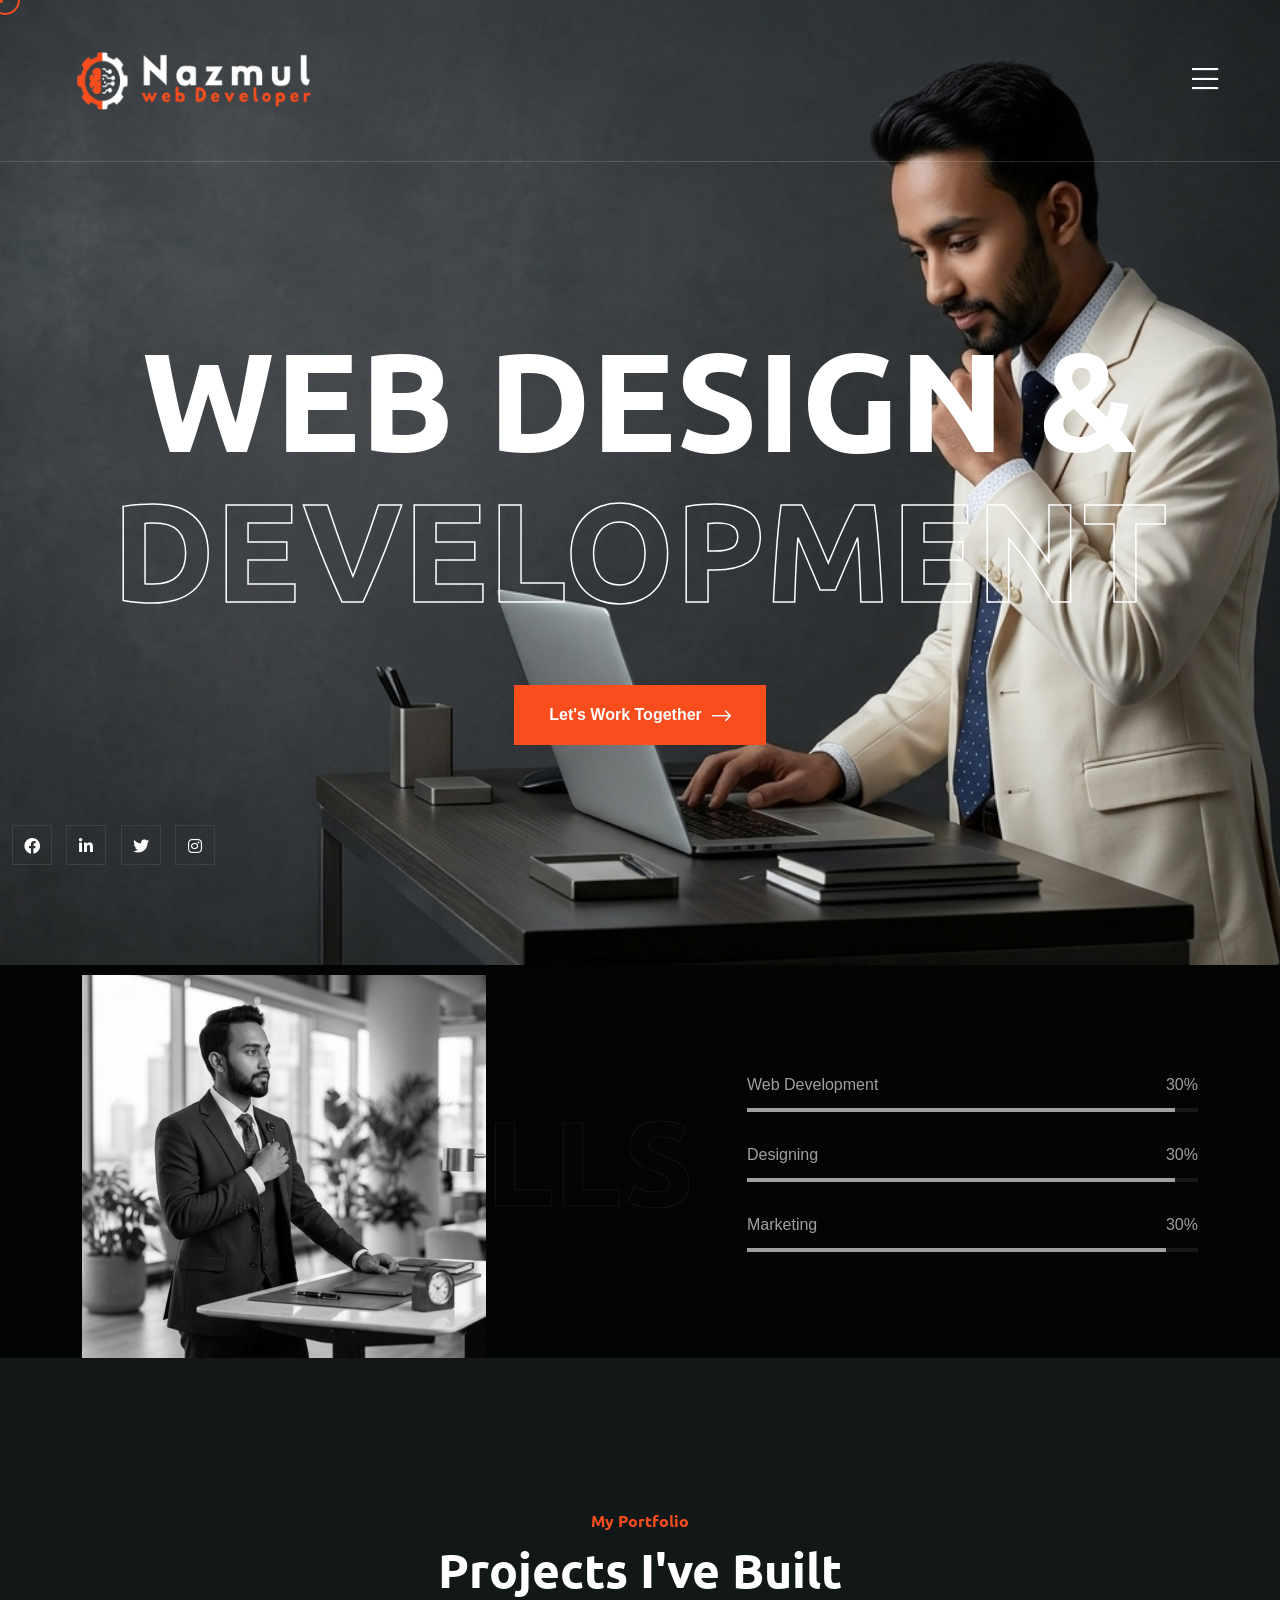
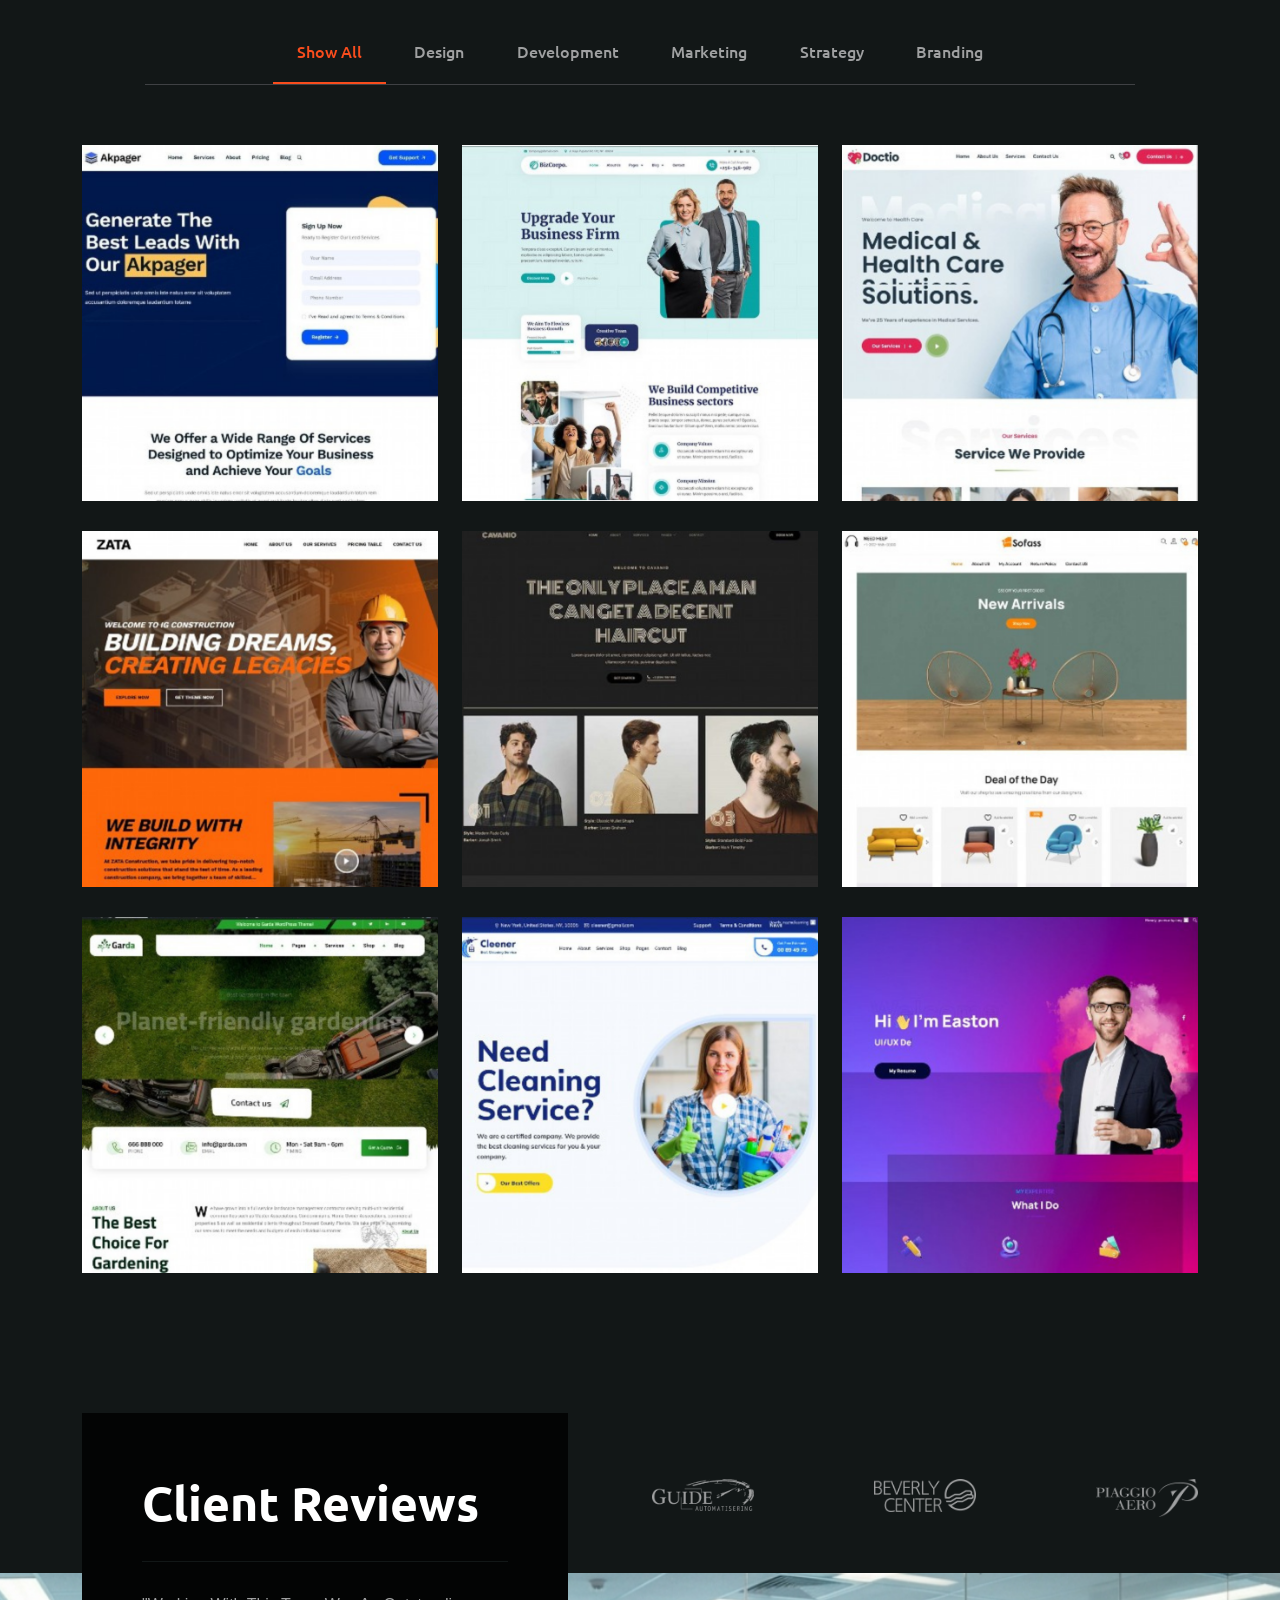
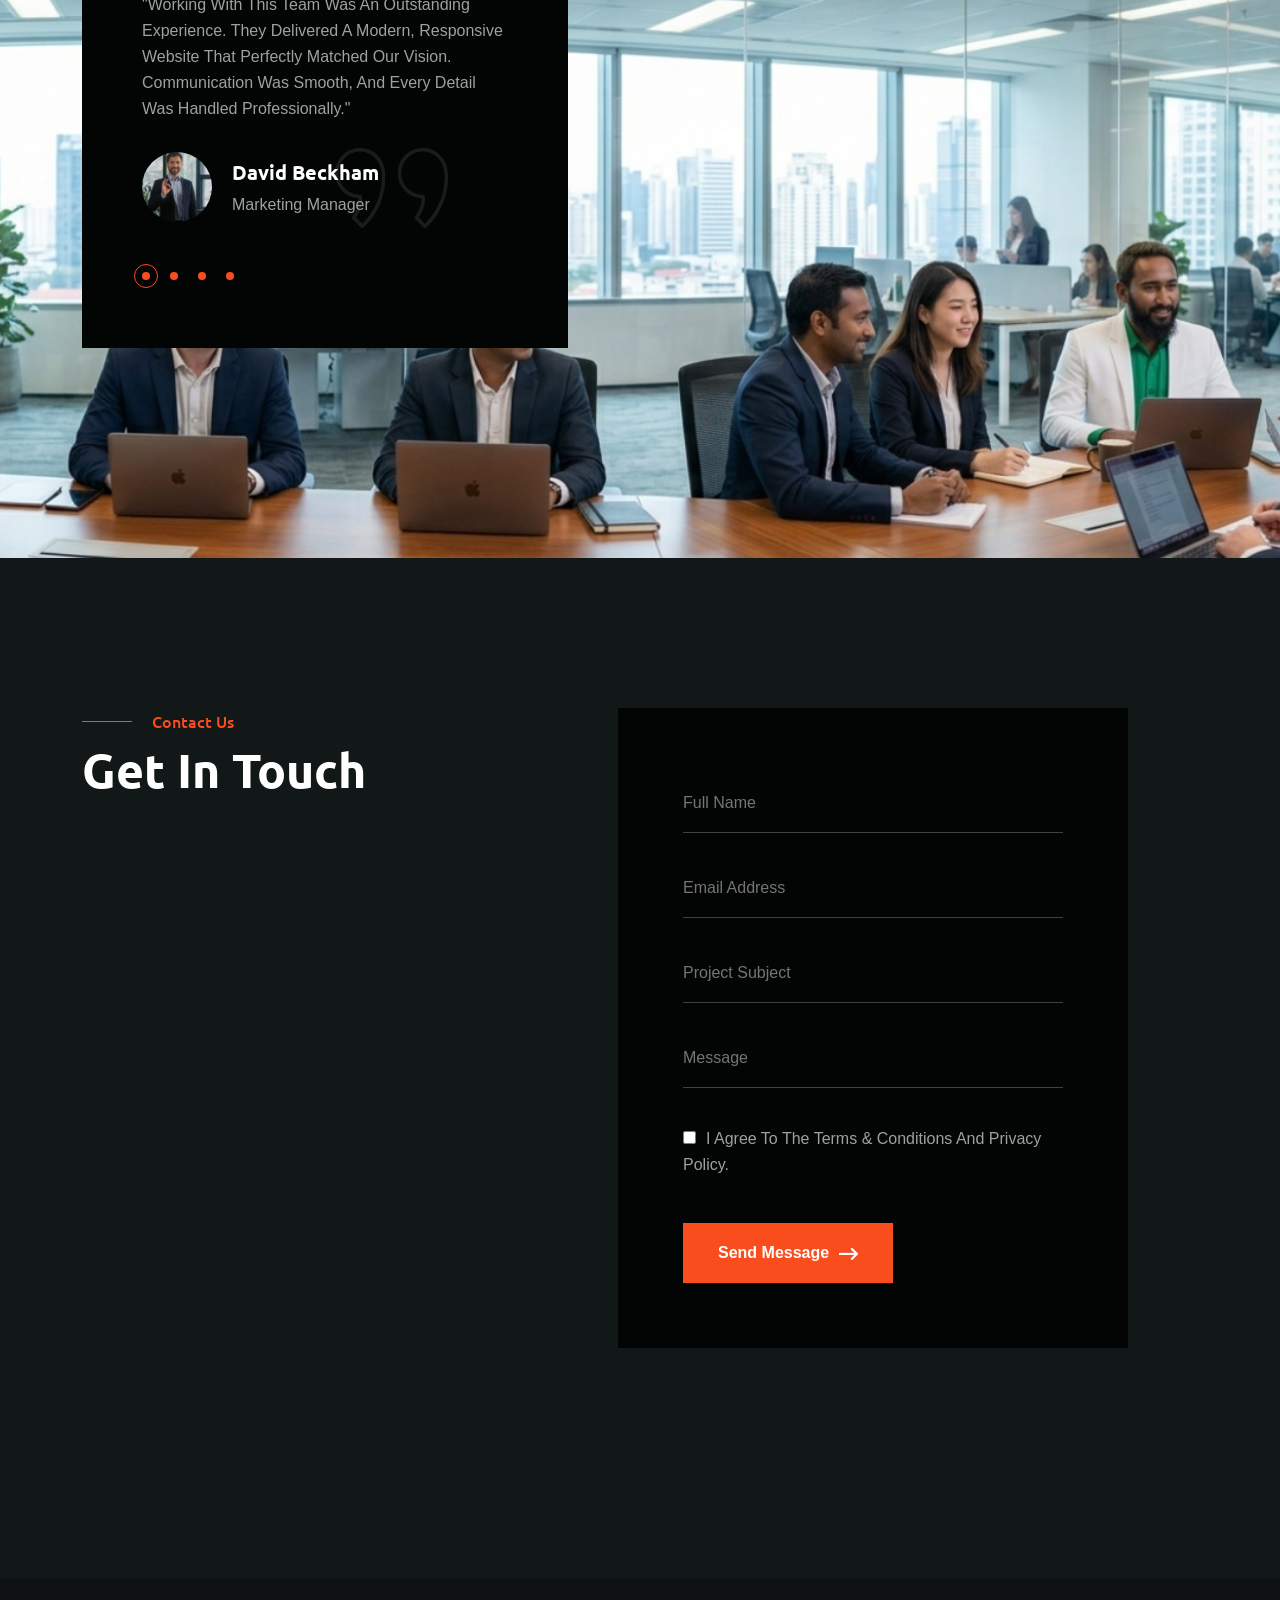
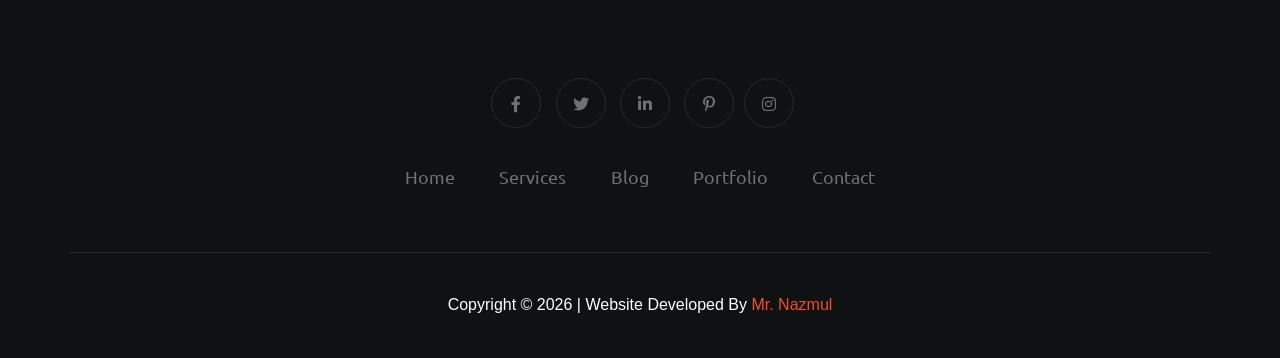
<file: index.html>
<!DOCTYPE html>
<html lang="en">
  <head>
    <!-- Start Meta -->
    <meta charset="UTF-8" />
    <meta http-equiv="X-UA-Compatible" content="IE=edge" />
    <meta name="description" content="Metier  - Portfolio HTML5 Template" />
    <meta
      name="keywords"
      content="Digital Creative, Digital Web Developer, landing Page Developer, freelancer template"
    />
    <meta name="author" content="ThemeOri" />
    <meta name="viewport" content="width=device-width, initial-scale=1" />
    <!-- Title of Site -->
    <title>Mr. Nazmul</title>
    <!-- Favicons -->
    <link rel="icon" type="image/png" href="assets/img/favicon.png" />
    <!-- Bootstrap CSS -->
    <link rel="stylesheet" href="assets/css/bootstrap.min.css" />
    <!-- font awesome -->
    <link rel="stylesheet" href="assets/css/all.css" />
    <!-- Animate CSS -->
    <link rel="stylesheet" href="assets/css/animate.css" />
    <!-- Swiper -->
    <link rel="stylesheet" href="assets/css/swiper-bundle.min.css" />
    <!-- Magnific -->
    <link rel="stylesheet" href="assets/css/magnific-popup.css" />
    <!-- Mean menu -->
    <link rel="stylesheet" href="assets/css/meanmenu.min.css" />
    <!-- Custom CSS -->
    <link rel="stylesheet" href="assets/sass/style.css" />
  </head>

  <body class="custom__cursor">
    <div class="custom__cursor-one"></div>
    <div class="custom__cursor-two"></div>
    <!-- Preloader start -->
    <div class="theme-loader">
      <div class="spinner">
        <div class="double-bounce1"></div>
        <div class="double-bounce2"></div>
      </div>
    </div>
    <!-- Preloader end -->
    <!-- Header Area Start -->
    <div class="header__area three">
      <div class="container custom-container">
        <div class="header__area-box">
          <div class="header__area-box-logo">
            <a href="index.html">
              <img style="width: 100%; height: 60px;" src="assets/img/logo-2.png" alt="" />
            </a>
          </div>
          <div class="header__area-box-sidebar d-block">
            <div class="header__area-box-sidebar-popup-icon">
              <a href="#"><i class="fal fa-bars"></i></a>
            </div>
          </div>
          <!-- sidebar Menu Start -->
          <div class="header__area-box-sidebar-popup">
            <div class="sidebar-close-btn">
              <a href="#"><i class="fal fa-times"></i></a>
            </div>
            <div class="header__area-box-sidebar-popup-logo">
              <a href="index.html">
                <img src="assets/img/logo-2.png" alt="" />
              </a>
            </div>
            <div class="header__area-box-sidebar-popup-menu">
              <ul>
                <li class="toggle-menu">
                  <a href="index.html">Home</a>
                 <!--  <ul class="sub-menu">
                    <li><a href="index.html">Home 01</a></li>
                    <li><a href="index-2.html">Home 02</a></li>
                    <li><a href="index-3.html">Home 03</a></li>
                  </ul> -->
                </li>

                <li><a href="about.html">About</a></li>
                <li><a href="services.html">Services</a></li>

                <!-- <li class="toggle-menu">
                  <a href="#">Page<i class="fal fa-angle-down change"></i></a>
                  <ul class="sub-menu">
                    <li><a href="about.html">About</a></li>
                    <li><a href="services.html">Services</a></li>
                    <li>
                      <a href="services-details.html">Services Details</a>
                    </li>
                    <li><a href="error.html">Error</a></li>
                  </ul>
                </li> -->

                 <li><a href="portfolio.html">Portfolio</a></li>

               <!--  <li class="toggle-menu">
                  <a href="#"
                    >Portfolio<i class="fal fa-angle-down change"></i
                  ></a>
                  <ul class="sub-menu">
                    <li><a href="portfolio-1.html">Portfolio 01</a></li>
                    <li><a href="portfolio-2.html">Portfolio 02</a></li>
                    <li><a href="portfolio-3.html">Portfolio 03</a></li>
                    <li>
                      <a href="portfolio-details.html">Portfolio Details 01</a>
                    </li>
                    <li>
                      <a href="portfolio-details-2.html"
                        >Portfolio Details 02</a>
                    </li>
                  </ul>
                </li> -->

                 <li><a href="blog.html">Blog</a></li>

                <!-- <li class="toggle-menu">
                  <a href="#">News<i class="fal fa-angle-down change"></i></a>
                  <ul class="sub-menu">
                    <li><a href="blog-standard.html">News</a></li>
                    <li><a href="blog-details.html">News Details</a></li>
                  </ul>
                </li> -->
                <li><a href="contact.html">Contact</a></li>
              </ul>
            </div>
            <div class="contact__info">
              <h4 class="mb-25">Contact Info</h4>
              <div class="contact__info-list">
                <a href="tel:89709806789"
                  ><i class="fal fa-phone-alt"></i>01747 431882</a
                >
                <a href="mailto:info@webmail.com"
                  ><i class="fal fa-envelope-open-text"></i>nazmulhussain7969@gmail.com</a
                >
                <a href="#"
                  ><i class="fal fa-map-marker-alt"></i>Gobindapur, Alamdanga, Chuadanga</a
                >
              </div>
            </div>
          </div>
          <div class="sidebar-overlay"></div>
          <!-- sidebar Menu Start -->
        </div>
      </div>
    </div>
    <!-- Header Area End -->
    <!-- Banner Area Start -->
    <div class="banner__area-three" data-background="assets/img/banner-3.jpg">
      <div class="container">
        <div class="row">
          <div class="col-xl-12">
            <div class="banner__area-three-content">
              <h1>Web Design &<span> Development</span></h1>
              <a class="theme-btn-1" href="contact.html"
                >Let's Work Together <i class="fal fa-long-arrow-right"></i
              ></a>
            </div>
          </div>
        </div>
      </div>
      <div class="banner__area-three-bottom">
        <div class="container custom-container">
          <div class="banner__area-three-bottom-icon">
            <ul>
              <li>
                <a href="https://www.facebook.com/marketernhsweett"><i class="fab fa-facebook"></i></a>
              </li>
              <li>
                <a href="https://www.linkedin.com/in/marketernhsweet"><i class="fab fa-linkedin-in"></i></a>
              </li>
              <li>
                <a href="https://x.com/marketernhsweet"><i class="fab fa-twitter"></i></a>
              </li>
              <li>
                <a href="https://www.instagram.com/marketernhsweet"><i class="fab fa-instagram"></i></a>
              </li>
            </ul>
          </div>
        </div>
      </div>
    </div>
    <!-- Banner Area End -->
    <!-- Skill Area Start -->
    <div class="skill__area-two">
      <div class="container">
        <div class="row align-items-center">
          <div class="col-xl-7 col-lg-7 lg-mb-30">
            <div class="skill__area-two-left">
              <span>My Skills</span> <img src="assets/img/skills.png" alt="" />
            </div>
          </div>
          <div class="col-xl-5 col-lg-5">
            <div class="skill__area-two-right">
              <div class="skill__area-two-right-skill">
                <div class="skill__area-two-right-skill-item">
                  <div class="skill__area-two-right-skill-item-content">
                    <h6>Web Development</h6>
                    <span class="skill__area-two-right-skill-item-count">
                      <span class="counter">95</span>%</span
                    >
                  </div>
                  <div class="skill__area-two-right-skill-item-inner">
                    <div
                      class="skill__area-two-right-skill-item-bar"
                      data-width="95"
                    ></div>
                  </div>
                </div>
              </div>
              <div class="skill__area-two-right-skill mt-30">
                <div class="skill__area-two-right-skill-item">
                  <div class="skill__area-two-right-skill-item-content">
                    <h6>Designing</h6>
                    <span class="skill__area-two-right-skill-item-count">
                      <span class="counter">95</span>%</span
                    >
                  </div>
                  <div class="skill__area-two-right-skill-item-inner">
                    <div
                      class="skill__area-two-right-skill-item-bar"
                      data-width="95"
                    ></div>
                  </div>
                </div>
              </div>
              <div class="skill__area-two-right-skill mt-30">
                <div class="skill__area-two-right-skill-item">
                  <div class="skill__area-two-right-skill-item-content">
                    <h6>Marketing</h6>
                    <span class="skill__area-two-right-skill-item-count">
                      <span class="counter">93</span>%</span
                    >
                  </div>
                  <div class="skill__area-two-right-skill-item-inner">
                    <div
                      class="skill__area-two-right-skill-item-bar"
                      data-width="93"
                    ></div>
                  </div>
                </div>
              </div>
            </div>
          </div>
        </div>
      </div>
    </div>
    <!-- Skill Area End -->
    <!-- Portfolio Area Start -->
    <div class="portfolio__area-two section-padding">
      <div class="container">
        <div class="row">
          <div class="col-xl-12 mb-60">
            <div class="portfolio__area-two-title">
              <span class="subtitle-one">My Portfolio</span>
              <h2>Projects I've Built</h2>
            </div>
            <div class="portfolio__area-two-btn">
              <ul>
                <li class="active" data-filter="*">Show All</li>
                <li data-filter=".design">Design</li>
                <li data-filter=".development">Development</li>
                <li data-filter=".marketing">Marketing</li>
                <li data-filter=".strategy">Strategy</li>
                <li data-filter=".branding">Branding</li>
              </ul>
            </div>
          </div>
        </div>
        <div class="row portfolio__area-two-active">
          <div class="col-xl-4 col-lg-4 col-md-6 portfolio-item mb-30">
            <div class="portfolio__area-two-item">
              <img
                class="img__full"
                src="assets/img/portfolio/portfolio-7.jpg"
                alt=""
              />
              <div class="portfolio__area-two-item-content">
                <span>Photography</span>
                <h4><a href="portfolio-details-2.html">Photography</a></h4>
              </div>
            </div>
          </div>
          <div
            class="col-xl-4 col-lg-4 col-md-6 portfolio-item marketing mb-30"
          >
            <div class="portfolio__area-two-item">
              <img
                class="img__full"
                src="assets/img/portfolio/portfolio-8.jpg"
                alt=""
              />
              <div class="portfolio__area-two-item-content">
                <span>Photography</span>
                <h4><a href="portfolio-details-2.html">Photography</a></h4>
              </div>
            </div>
          </div>
          <div
            class="col-xl-4 col-lg-4 col-md-6 portfolio-item branding design mb-30"
          >
            <div class="portfolio__area-two-item">
              <img
                class="img__full"
                src="assets/img/portfolio/portfolio-9.jpg"
                alt=""
              />
              <div class="portfolio__area-two-item-content">
                <span>Photography</span>
                <h4><a href="portfolio-details-2.html">Photography</a></h4>
              </div>
            </div>
          </div>
          <div
            class="col-xl-4 col-lg-4 col-md-6 portfolio-item development marketing mb-30"
          >
            <div class="portfolio__area-two-item">
              <img
                class="img__full"
                src="assets/img/portfolio/portfolio-10.jpg"
                alt=""
              />
              <div class="portfolio__area-two-item-content">
                <span>Photography</span>
                <h4><a href="portfolio-details-2.html">Photography</a></h4>
              </div>
            </div>
          </div>
          <div class="col-xl-4 col-lg-4 col-md-6 portfolio-item design mb-30">
            <div class="portfolio__area-two-item">
              <img
                class="img__full"
                src="assets/img/portfolio/portfolio-11.jpg"
                alt=""
              />
              <div class="portfolio__area-two-item-content">
                <span>Photography</span>
                <h4><a href="portfolio-details-2.html">Photography</a></h4>
              </div>
            </div>
          </div>
          <div
            class="col-xl-4 col-lg-4 col-md-6 portfolio-item development branding strategy mb-30"
          >
            <div class="portfolio__area-two-item">
              <img
                class="img__full"
                src="assets/img/portfolio/portfolio-12.jpg"
                alt=""
              />
              <div class="portfolio__area-two-item-content">
                <span>Photography</span>
                <h4><a href="portfolio-details-2.html">Photography</a></h4>
              </div>
            </div>
          </div>
          <div
            class="col-xl-4 col-lg-4 col-md-6 portfolio-item strategy branding lg-mb-30"
          >
            <div class="portfolio__area-two-item">
              <img
                class="img__full"
                src="assets/img/portfolio/portfolio-13.jpg"
                alt=""
              />
              <div class="portfolio__area-two-item-content">
                <span>Photography</span>
                <h4><a href="portfolio-details-2.html">Photography</a></h4>
              </div>
            </div>
          </div>
          <div
            class="col-xl-4 col-lg-4 col-md-6 portfolio-item design lg-mb-30"
          >
            <div class="portfolio__area-two-item">
              <img
                class="img__full"
                src="assets/img/portfolio/portfolio-14.jpg"
                alt=""
              />
              <div class="portfolio__area-two-item-content">
                <span>Photography</span>
                <h4><a href="portfolio-details-2.html">Photography</a></h4>
              </div>
            </div>
          </div>
          <div
            class="col-xl-4 col-lg-4 col-md-6 portfolio-item strategy development"
          >
            <div class="portfolio__area-two-item">
              <img
                class="img__full"
                src="assets/img/portfolio/portfolio-15.jpg"
                alt=""
              />
              <div class="portfolio__area-two-item-content">
                <span>Photography</span>
                <h4><a href="portfolio-details-2.html">Photography</a></h4>
              </div>
            </div>
          </div>
        </div>
      </div>
    </div>
    <!-- Portfolio Area End -->
    <!-- Sponsors Area Start -->
    <div class="sponsors__area">
      <div class="container">
        <div class="row">
          <div class="col-xl-6"></div>
          <div class="col-xl-6">
            <div class="swiper sponsors-slider">
              <div class="swiper-wrapper">
                <div class="sponsors__area-brand swiper-slide">
                  <a href="#"><img src="assets/img/brand-1.png" alt="" /></a>
                </div>
                <div class="sponsors__area-brand swiper-slide">
                  <a href="#"><img src="assets/img/brand-2.png" alt="" /></a>
                </div>
                <div class="sponsors__area-brand swiper-slide">
                  <a href="#"><img src="assets/img/brand-3.png" alt="" /></a>
                </div>
                <div class="sponsors__area-brand swiper-slide">
                  <a href="#"><img src="assets/img/brand-4.png" alt="" /></a>
                </div>
              </div>
            </div>
          </div>
        </div>
      </div>
    </div>
    <!-- Sponsors Area End -->
    <!-- Reviews Area Start -->
    <div class="reviews__area" data-background="assets/img/reviews.jpg">
      <div class="container">
        <div class="row">
          <div class="col-xl-6 col-lg-8">
            <div class="reviews__area-left">
              <div class="reviews__area-left-title">
                <h2>Client Reviews</h2>
              </div>
              <div class="swiper reviews">
                <div class="swiper-wrapper">
                  <div class="reviews__area-left-item swiper-slide">
                    <p>
                     "Working with this team was an outstanding experience. They delivered a modern, responsive website that perfectly matched our vision. Communication was smooth, and every detail was handled professionally."
                    </p>
                    <div class="reviews__area-left-item-client">
                      <div class="reviews__area-left-item-client-avatar">
                        <img src="assets/img/avatar/client.jpg" alt="" />
                      </div>
                      <div class="reviews__area-left-item-client-content">
                        <h5>David Beckham</h5>
                        <span>Marketing Manager</span>
                      </div>
                    </div>
                  </div>
                  <div class="reviews__area-left-item swiper-slide">
                    <p>
                      "The website exceeded our expectations in both design and performance. Everything loads quickly, looks amazing on every device, and has significantly improved our online presence."
                    </p>
                    <div class="reviews__area-left-item-client">
                      <div class="reviews__area-left-item-client-avatar">
                        <img src="assets/img/avatar/client-1.jpg" alt="" />
                      </div>
                      <div class="reviews__area-left-item-client-content">
                        <h5>David Wilson</h5>
                        <span>Business Owner</span>
                      </div>
                    </div>
                  </div>
                  <div class="reviews__area-left-item swiper-slide">
                    <p>
                      "Their creativity, technical expertise, and attention to detail made the entire project stress-free. I highly recommend them for anyone looking for high-quality web development services."
                    </p>
                    <div class="reviews__area-left-item-client">
                      <div class="reviews__area-left-item-client-avatar">
                        <img src="assets/img/avatar/client-2.jpg" alt="" />
                      </div>
                      <div class="reviews__area-left-item-client-content">
                        <h5>Janet Jackson</h5>
                        <span>UI/UX Designer</span>
                      </div>
                    </div>
                  </div>
                  <div class="reviews__area-left-item swiper-slide">
                    <p>
                      "From planning to deployment, every step was completed with professionalism. The final product is clean, user-friendly, and exactly what our company needed."
                    </p>
                    <div class="reviews__area-left-item-client">
                      <div class="reviews__area-left-item-client-avatar">
                        <img src="assets/img/avatar/client-3.jpg" alt="" />
                      </div>
                      <div class="reviews__area-left-item-client-content">
                        <h5>Michael Anderson</h5>
                        <span>Project Manager</span>
                      </div>
                    </div>
                  </div>
                </div>
              </div>
              <div class="reviews__area-left-dots">
                <div class="reviews-pagination"></div>
              </div>
              <div class="reviews__area-left-quote">
                <img src="assets/img/icon/quote.png" alt="" />
              </div>
            </div>
          </div>
        </div>
      </div>
    </div>
    <!-- Reviews Area End -->
    <!-- Contact Area Start -->
    <div class="contact__area section-padding">
      <div class="container">
        <div class="row mb-60">
          <div class="col-xl-12">
            <div class="contact__area-title lg-t-center">
              <span class="subtitle">Contact Us</span>
              <h2>Get in Touch</h2>
            </div>
          </div>
        </div>
        <div class="row">
          <div class="col-xl-12">
            <div class="contact__area-bottom">
              <div class="contact__area-bottom-form">
                <form
                  id="contact-form"
                  action="assets/form/mail.php"
                  method="POST"
                >
                  <div class="row">
                    <div class="col-sm-12 mb-25">
                      <div class="contact__area-bottom-form-item">
                        <input
                          type="text"
                          name="name"
                          placeholder="Full Name"
                          required="required"
                        />
                      </div>
                    </div>
                    <div class="col-sm-12 mb-25">
                      <div class="contact__area-bottom-form-item">
                        <input
                          type="text"
                          name="email"
                          placeholder="Email Address"
                          required="required"
                        />
                      </div>
                    </div>
                    <div class="col-sm-12 mb-25">
                      <div class="contact__area-bottom-form-item">
                        <input
                          type="text"
                          name="subject"
                          placeholder="Project Subject"
                          required="required"
                        />
                      </div>
                    </div>
                    <div class="col-sm-12 mb-30">
                      <div class="contact__area-bottom-form-item">
                        <textarea
                          name="message"
                          rows="5"
                          placeholder="Message"
                        ></textarea>
                      </div>
                    </div>
                    <div class="col-sm-12 mb-45">
                      <div class="contact__area-bottom-form-item">
                        <label>
                          <input class="mr-10" type="checkbox" />I agree to the Terms & Conditions and Privacy Policy.</label
                        >
                      </div>
                    </div>
                    <div class="col-sm-12">
                      <div class="contact__area-bottom-form-item">
                        <button class="theme-btn-1" type="submit">
                          Send Message<i class="far fa-long-arrow-right"></i>
                        </button>
                      </div>
                    </div>
                  </div>
                </form>
              </div>
              <div class="contact__area-bottom-map">
                <iframe src="https://www.google.com/maps/embed?pb=!1m18!1m12!1m3!1d3651.7936135610407!2d88.937914!3d23.7547381!2m3!1f0!2f0!3f0!3m2!1i1024!2i768!4f13.1!3m3!1m2!1s0x39fec9d392280e8b%3A0x970c256bd453187e!2zVGFtYW5uYSBQaGFybWFjeSB8IOCmpOCmvuCmruCmvuCmqOCnjeCmqOCmviDgpqvgpr7gprDgp43gpq7gp4fgprjgpr8gfCBBbGFtZGFuZ2E!5e0!3m2!1sen!2sbd!4v1783128194201!5m2!1sen!2sbd" width="600" height="450" style="border:0;" allowfullscreen="" loading="lazy" referrerpolicy="strict-origin-when-cross-origin"></iframe>
              </div>
            </div>
          </div>
        </div>
      </div>
    </div>
    <!-- Contact Area End -->
    <!-- Footer Area Start -->
    <div class="footer__area pt-60 pb-60">
      <div class="container">
        <div class="row align-items-center">
          <div class="col-xl-12">
            <div class="footer__area-widget t-center">
              <div class="footer__area-widget-about">
                <div class="footer__area-widget-about-social three">
                  <ul>
                    <li>
                      <a href="https://www.facebook.com/marketernhsweett"><i class="fab fa-facebook-f"></i></a>
                    </li>
                    <li>
                      <a href="https://x.com/marketernhsweet"><i class="fab fa-twitter"></i></a>
                    </li>
                    <li>
                      <a href="https://www.linkedin.com/in/marketernhsweet"><i class="fab fa-linkedin-in"></i></a>
                    </li>
                    <li>
                      <a href="https://www.pinterest.com/marketernhsweet"><i class="fab fa-pinterest-p"></i></a>
                    </li>
                    <li>
                      <a href="https://www.instagram.com/marketernhsweet"><i class="fab fa-instagram"></i></a>
                    </li>
                  </ul>
                </div>
                <div class="footer__area-widget-about-menu three">
                  <ul>
                    <li><a href="index.html">Home</a></li>
                    <li><a href="services.html">Services</a></li>
                    <li><a href="blog.html">Blog</a></li>
                    <li><a href="portfolio.html">Portfolio</a></li>
                    <li><a href="contact.html">Contact</a></li>
                  </ul>
                </div>
              </div>
            </div>
          </div>
        </div>
      </div>
    </div>
    <!-- Footer Area End -->
    <!-- Copyright Area Start -->
    <div class="copyright__area">
      <div class="container">
        <div class="row align-items-center copyright__area-border">
          <div class="col-xl-12">
            <div class="copyright__area-left t-center">
              <p>
                Copyright © 2026 | Website Developed by <a href="index.html"> Mr. Nazmul </a>
                
              </p>
            </div>
          </div>
        </div>
      </div>
    </div>
    <!-- Copyright Area End -->
    <!-- Scroll Btn Start -->
    <div class="scroll-up">
      <svg
        class="scroll-circle svg-content"
        width="100%"
        height="100%"
        viewBox="-1 -1 102 102"
      >
        <path d="M50,1 a49,49 0 0,1 0,98 a49,49 0 0,1 0,-98" />
      </svg>
    </div>
    <!-- Scroll Btn End -->
    <!-- Main JS -->
    <script src="assets/js/jquery-3.6.0.min.js"></script>
    <!-- Bootstrap JS -->
    <script src="assets/js/bootstrap.min.js"></script>
    <!-- Counter up -->
    <script src="assets/js/jquery.counterup.min.js"></script>
    <!-- Popper JS -->
    <script src="assets/js/popper.min.js"></script>
    <!-- Progressbar JS -->
    <script src="assets/js/progressbar.min.js"></script>
    <!-- Magnific JS -->
    <script src="assets/js/jquery.magnific-popup.min.js"></script>
    <!-- Swiper JS -->
    <script src="assets/js/swiper-bundle.min.js"></script>
    <!-- Waypoints JS -->
    <script src="assets/js/jquery.waypoints.min.js"></script>
    <!-- Isotope JS -->
    <script src="assets/js/isotope.pkgd.min.js"></script>
    <!-- Mean menu -->
    <script src="assets/js/jquery.meanmenu.min.js"></script>
    <!-- Custom JS -->
    <script src="assets/js/custom.js"></script>
  </body>
</html>
</file>
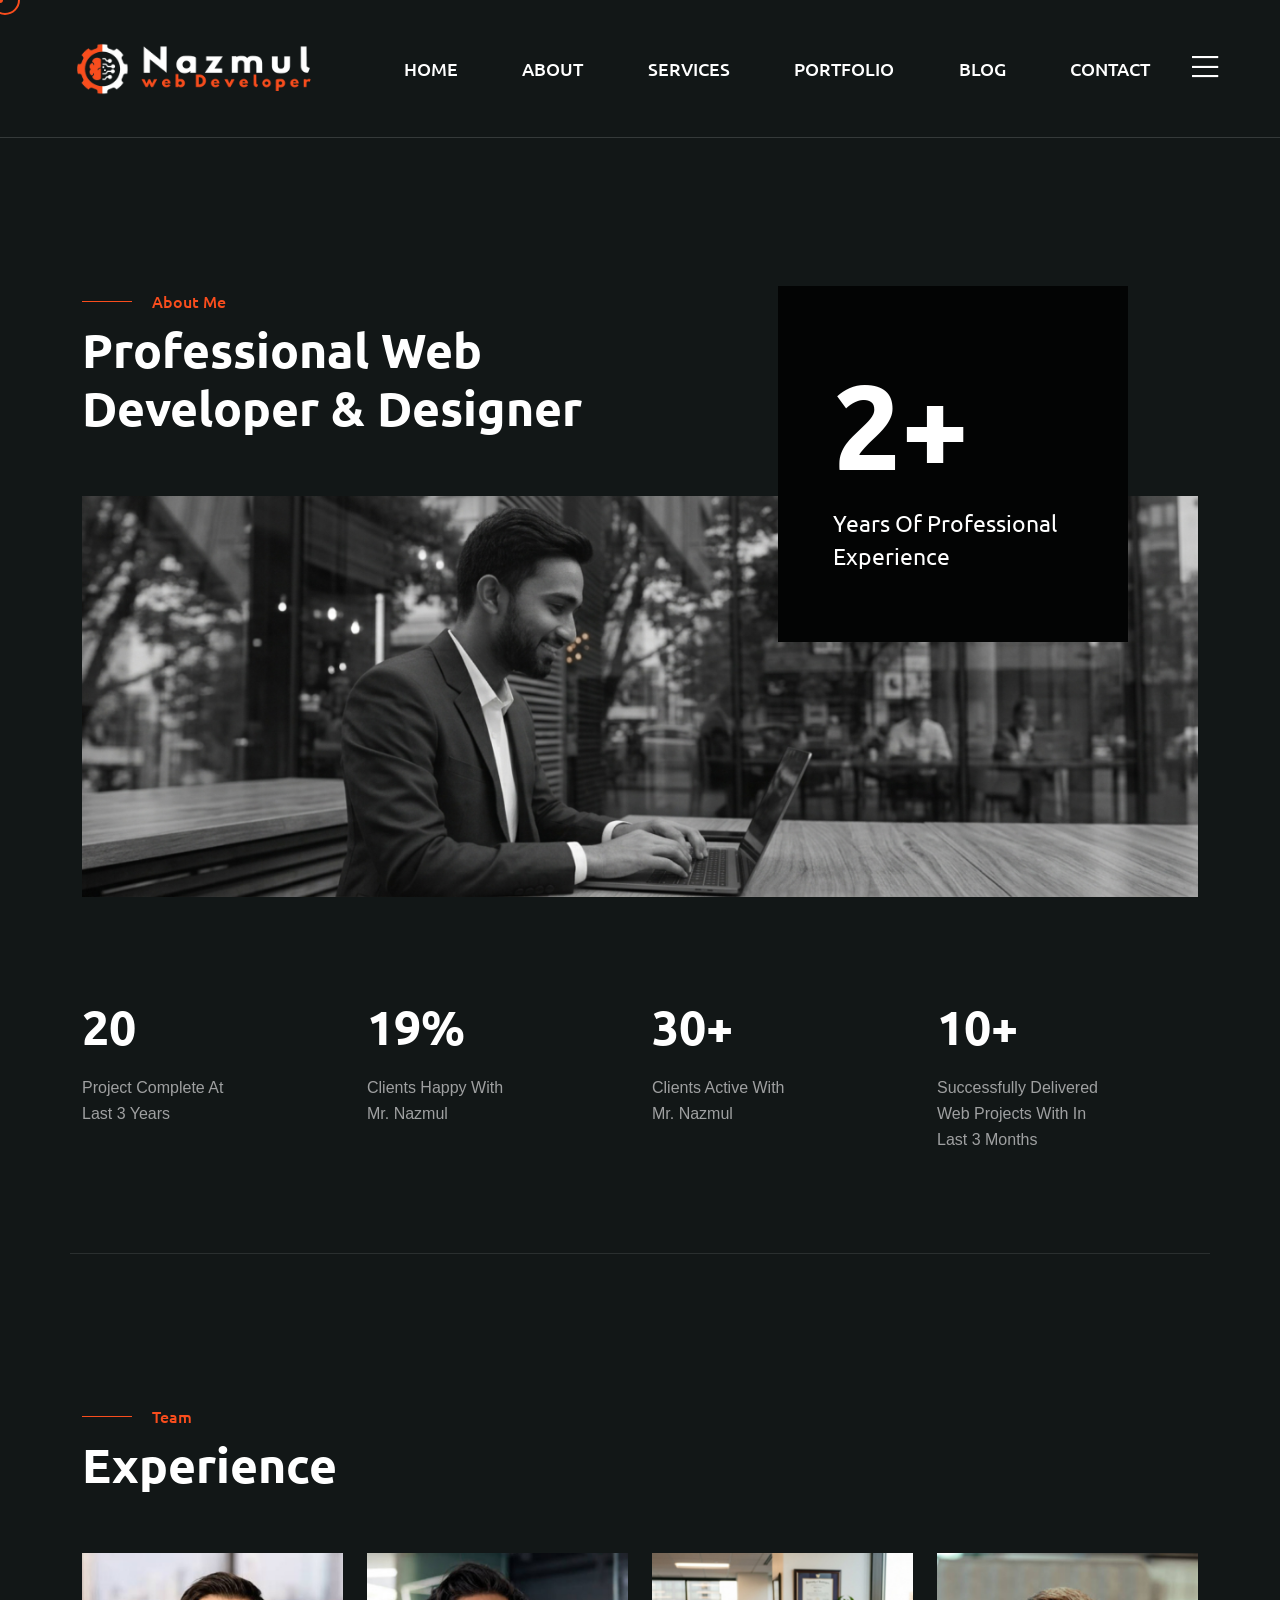
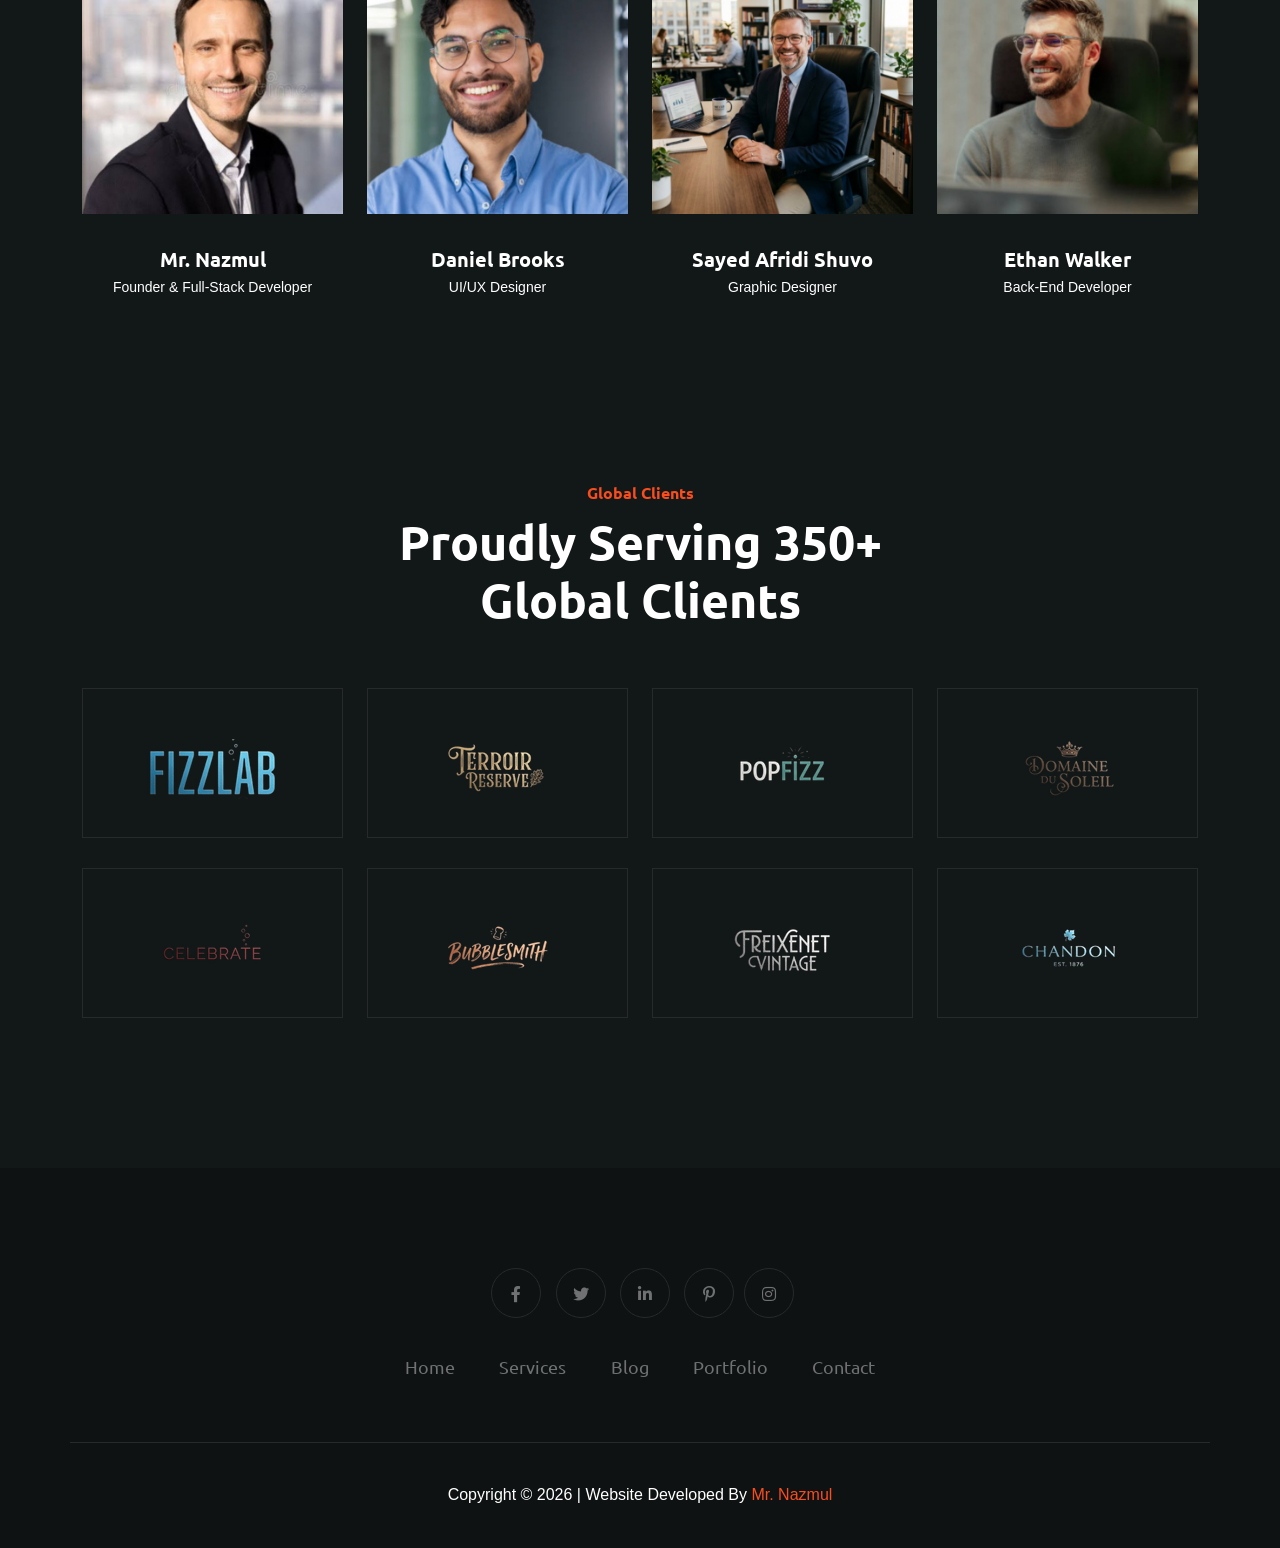
<file: about.html>
<!DOCTYPE html>
<html lang="en">
  <head>
    <!-- Start Meta -->
    <meta charset="UTF-8" />
    <meta http-equiv="X-UA-Compatible" content="IE=edge" />
    <meta name="description" content="Metier  - Portfolio HTML5 Template" />
    <meta
      name="keywords"
      content="Creative, Digital, multipage, landing, freelancer template"
    />
    <meta name="author" content="ThemeOri" />
    <meta name="viewport" content="width=device-width, initial-scale=1" />
    <!-- Title of Site -->
    <title>About | Mr. Nazmul</title>
    <!-- Favicons -->
    <link rel="icon" type="image/png" href="assets/img/favicon.png" />
    <!-- Bootstrap CSS -->
    <link rel="stylesheet" href="assets/css/bootstrap.min.css" />
    <!-- font awesome -->
    <link rel="stylesheet" href="assets/css/all.css" />
    <!-- Animate CSS -->
    <link rel="stylesheet" href="assets/css/animate.css" />
    <!-- Swiper -->
    <link rel="stylesheet" href="assets/css/swiper-bundle.min.css" />
    <!-- Magnific -->
    <link rel="stylesheet" href="assets/css/magnific-popup.css" />
    <!-- Mean menu -->
    <link rel="stylesheet" href="assets/css/meanmenu.min.css" />
    <!-- Custom CSS -->
    <link rel="stylesheet" href="assets/sass/style.css" />
  </head>

  <body class="custom__cursor">
    <div class="custom__cursor-one"></div>
    <div class="custom__cursor-two"></div>
    <!-- Preloader start -->
    <div class="theme-loader">
      <div class="spinner">
        <div class="double-bounce1"></div>
        <div class="double-bounce2"></div>
      </div>
    </div>
    <!-- Preloader end -->
    <!-- Header Area Start -->
    <div class="header__area all-page">
      <div class="container custom-container">
        <div class="header__area-box">
          <div class="header__area-box-logo two">
            <a href="index.html">
              <img src="assets/img/logo-2.png" alt="" />
            </a>
            <div class="responsive-menu"></div>
          </div>
          <div class="header__area-box-main-menu meanmenu-responsive">
            <ul id="mobilemenu">
              <li>
                <a href="index.html">Home</a>
               <!--  <ul class="sub-menu">
                  <li><a href="index.html">Home 01</a></li>
                  <li><a href="index-2.html">Home 02</a></li>
                  <li><a href="index-3.html">Home 03</a></li>
                </ul> -->
              </li>

              <li><a href="about.html">About</a></li>
              <li><a href="services.html">Services</a></li>

              <!-- <li class="menu-item-has-children">
                <a href="#">Page</a>
                <ul class="sub-menu">
                  <li><a href="about.html">About</a></li>
                  <li><a href="services.html">Services</a></li>
                  <li><a href="services-details.html">Services Details</a></li>
                  <li><a href="error.html">Error</a></li>
                </ul>
              </li> -->
              <li>
                <a href="portfolio.html">Portfolio</a>
                <!-- <ul class="sub-menu">
                  <li><a href="portfolio-1.html">Portfolio 01</a></li>
                  <li><a href="portfolio-2.html">Portfolio 02</a></li>
                  <li><a href="portfolio-3.html">Portfolio 03</a></li>
                  <li>
                    <a href="portfolio-details.html">Portfolio Details 01</a>
                  </li>
                  <li>
                    <a href="portfolio-details-2.html">Portfolio Details 02</a>
                  </li>
                </ul> -->
              </li>
              <li>
                <a href="blog.html">Blog</a>
                <!-- <ul class="sub-menu">
                  <li><a href="blog-standard.html">News</a></li>
                  <li><a href="blog-details.html">News Details</a></li>
                </ul> -->
              </li>
              <li><a href="contact.html">Contact</a></li>
            </ul>
          </div>
          <div class="header__area-box-sidebar">
            <div class="header__area-box-sidebar-popup-icon">
              <a href="#"><i class="fal fa-bars"></i></a>
            </div>
          </div>
          <!-- sidebar Menu Start -->
          <div class="header__area-box-sidebar-popup">
            <div class="sidebar-close-btn">
              <a href="#"><i class="fal fa-times"></i></a>
            </div>
            <div class="header__area-box-sidebar-popup-logo">
              <a href="index.html">
                <img src="assets/img/logo-2.png" alt="" />
              </a>
            </div>
            <p>
              We create modern, user-focused digital experiences that combine clean design, responsive layouts, and reliable performance to help businesses grow and stand out online.
            </p>
            <div class="header__area-box-sidebar-popup-contact">
              <h4 class="mb-25">Contact Me</h4>
              <form action="#">
                <div class="row">
                  <div class="col-sm-12 mb-30">
                    <div
                      class="header__area-box-sidebar-popup-contact-form-item two"
                    >
                      <i class="far fa-user"></i>
                      <input
                        type="text"
                        name="name"
                        placeholder="Your Name"
                        required="required"
                      />
                    </div>
                  </div>
                  <div class="col-sm-12 mb-30">
                    <div
                      class="header__area-box-sidebar-popup-contact-form-item two"
                    >
                      <i class="far fa-envelope-open"></i>
                      <input
                        type="text"
                        name="email"
                        placeholder="Email Address"
                        required="required"
                      />
                    </div>
                  </div>
                  <div class="col-sm-12 mb-30">
                    <div
                      class="header__area-box-sidebar-popup-contact-form-item two"
                    >
                      <i class="fal fa-pen"></i>
                      <textarea
                        name="message"
                        rows="5"
                        placeholder="Message"
                      ></textarea>
                    </div>
                  </div>
                  <div class="col-sm-12">
                    <div
                      class="header__area-box-sidebar-popup-contact-form-item"
                    >
                      <button class="theme-btn-1" type="submit">
                        Submit Now<i class="fal fa-long-arrow-right"></i>
                      </button>
                    </div>
                  </div>
                </div>
              </form>
            </div>
            <div class="header__area-box-sidebar-popup-follow-us">
              <h4 class="mb-25">Follow Me</h4>
              <div class="header__area-box-sidebar-popup-follow-us-social two">
                <ul>
                  <li>
                    <a href="https://www.facebook.com/marketernhsweett"><i class="fab fa-facebook-f"></i></a>
                  </li>
                  <li>
                    <a href="https://x.com/marketernhsweet"><i class="fab fa-twitter"></i></a>
                  </li>
                  <li>
                    <a href="https://www.instagram.com/marketernhsweet"><i class="fab fa-instagram"></i></a>
                  </li>
                  <li>
                    <a href="https://www.linkedin.com/in/marketernhsweet"><i class="fab fa-linkedin-in"></i></a>
                  </li>
                </ul>
              </div>
            </div>
          </div>
          <div class="sidebar-overlay"></div>
          <!-- sidebar Menu Start -->
        </div>
      </div>
    </div>
    <!-- Header Area End -->
    <!-- About Area Start -->
    <div class="about__page section-padding pb-100">
      <div class="container">
        <div class="row mb-60">
          <div class="col-xl-6 col-lg-8">
            <div class="about__page-title">
              <span class="subtitle">About Me</span>
              <h2>Professional Web Developer & Designer</h2>
            </div>
          </div>
        </div>
        <div class="row mb-100">
          <div class="col-xl-12">
            <div class="about__page-area">
              <div class="about__page-area-experience">
                <h3><span class="counter">3</span>+</h3>
                <p>Years of Professional Experience</p>
              </div>
              <img src="assets/img/about.jpg" alt="" />
            </div>
          </div>
        </div>
        <div class="row">
          <div class="col-xl-3 col-lg-3 col-md-4 col-sm-6 lg-mb-30">
            <div class="about__page-area-item">
              <h2><span class="counter">100</span></h2>
              <p>project complete at last 3 years</p>
            </div>
          </div>
          <div class="col-xl-3 col-lg-3 col-md-4 col-sm-6 sm-mb-30">
            <div class="about__page-area-item">
              <h2><span class="counter">96</span>%</h2>
              <p>Clients Happy with <br> Mr. Nazmul</p>
            </div>
          </div>
          <div class="col-xl-3 col-lg-3 col-md-4 col-sm-6 sm-mb-30">
            <div class="about__page-area-item">
              <h2><span class="counter">150</span>+</h2>
              <p>Clients Active With <br> Mr. Nazmul</p>
            </div>
          </div>
          <div class="col-xl-3 col-lg-3 col-md-4 col-sm-6">
            <div class="about__page-area-item">
              <h2><span class="counter">50</span>+</h2>
              <p>Successfully Delivered Web Projects with in last 3 months</p>
            </div>
          </div>
        </div>
      </div>
    </div>
    <!-- About Area End -->
    <!-- Team Area Start -->
    <div class="team__area">
      <div class="container">
        <div class="row mb-60 team__area-border">
          <div class="col-xl-12">
            <div class="team__area-title lg-t-center">
              <span class="subtitle">Team</span>
              <h2>Experience</h2>
            </div>
          </div>
        </div>
        <div class="row">
          <div class="col-xl-3 col-lg-4 col-md-6 xl-mb-30">
            <div class="team__area-item">
              <div class="team__area-item-image">
                <img src="assets/img/team/team-1.jpg" alt="" />
                <div class="team__area-item-image-social">
                  <ul>
                   <li>
                      <a href="https://www.facebook.com/marketernhsweett"><i class="fab fa-facebook-f"></i></a>
                    </li>
                    <li>
                      <a href="https://x.com/marketernhsweet"><i class="fab fa-twitter"></i></a>
                    </li>
                    <li>
                      <a href="https://www.linkedin.com/in/marketernhsweet"><i class="fab fa-linkedin-in"></i></a>
                    </li>
                  </ul>
                </div>
              </div>
              <div class="team__area-item-content">
                <h5>Mr. Nazmul</h5>
                <span>Founder & Full-Stack Developer</span>
              </div>
            </div>
          </div>
          <div class="col-xl-3 col-lg-4 col-md-6 md-mb-30">
            <div class="team__area-item">
              <div class="team__area-item-image">
                <img src="assets/img/team/team-2.jpg" alt="" />
                <div class="team__area-item-image-social">
                  <ul>
                    <li>
                      <a href="https://www.facebook.com/marketernhsweett"><i class="fab fa-facebook-f"></i></a>
                    </li>
                    <li>
                      <a href="https://x.com/marketernhsweet"><i class="fab fa-twitter"></i></a>
                    </li>
                    <li>
                      <a href="https://www.linkedin.com/in/marketernhsweet"><i class="fab fa-linkedin-in"></i></a>
                    </li>
                  </ul>
                </div>
              </div>
              <div class="team__area-item-content">
                <h5>Daniel Brooks</h5>
                <span>UI/UX Designer</span>
              </div>
            </div>
          </div>
          <div class="col-xl-3 col-lg-4 col-md-6 md-mb-30">
            <div class="team__area-item">
              <div class="team__area-item-image">
                <img src="assets/img/team/team-3.jpg" alt="" />
                <div class="team__area-item-image-social">
                  <ul>
                    <li>
                      <a href="https://www.facebook.com/marketernhsweett"><i class="fab fa-facebook-f"></i></a>
                    </li>
                    <li>
                      <a href="https://x.com/marketernhsweet"><i class="fab fa-twitter"></i></a>
                    </li>
                    <li>
                      <a href="https://www.linkedin.com/in/marketernhsweet"><i class="fab fa-linkedin-in"></i></a>
                    </li>
                  </ul>
                </div>
              </div>
              <div class="team__area-item-content">
                <h5>Sayed Afridi Shuvo</h5>
                <span>Graphic Designer</span>
              </div>
            </div>
          </div>
          <div class="col-xl-3 col-lg-4 col-md-6">
            <div class="team__area-item">
              <div class="team__area-item-image">
                <img src="assets/img/team/team-4.jpg" alt="" />
                <div class="team__area-item-image-social">
                  <ul>
                    <li>
                      <a href="https://www.facebook.com/marketernhsweett"><i class="fab fa-facebook-f"></i></a>
                    </li>
                    <li>
                      <a href="https://x.com/marketernhsweet"><i class="fab fa-twitter"></i></a>
                    </li>
                    <li>
                      <a href="https://www.linkedin.com/in/marketernhsweet"><i class="fab fa-linkedin-in"></i></a>
                    </li>
                  </ul>
                </div>
              </div>
              <div class="team__area-item-content">
                <h5>Ethan Walker</h5>
                <span>Back-End Developer</span>
              </div>
            </div>
          </div>
        </div>
      </div>
    </div>
    <!-- Team Area End -->
    <!-- Client Area Start -->
    <div class="client__area">
      <div class="container">
        <div class="row mb-60">
          <div class="col-xl-12">
            <div class="client__area-title">
              <span class="subtitle-one">Global Clients</span>
              <h2>Proudly Serving 350+ Global Clients</h2>
            </div>
          </div>
        </div>
        <div class="row">
          <div class="col-xl-3 col-lg-3 col-md-6 col-sm-6 mb-30">
            <div class="client__area-item">
              <img src="assets/img/brand/brand-1.png" alt="" />
            </div>
          </div>
          <div class="col-xl-3 col-lg-3 col-md-6 col-sm-6 sm-mb-30">
            <div class="client__area-item">
              <img src="assets/img/brand/brand-2.png" alt="" />
            </div>
          </div>
          <div class="col-xl-3 col-lg-3 col-md-6 col-sm-6 lg-mb-30">
            <div class="client__area-item">
              <img src="assets/img/brand/brand-3.png" alt="" />
            </div>
          </div>
          <div class="col-xl-3 col-lg-3 col-md-6 col-sm-6 sm-mb-30">
            <div class="client__area-item">
              <img src="assets/img/brand/brand-4.png" alt="" />
            </div>
          </div>
          <div class="col-xl-3 col-lg-3 col-md-6 col-sm-6 lg-mb-30">
            <div class="client__area-item">
              <img src="assets/img/brand/brand-5.png" alt="" />
            </div>
          </div>
          <div class="col-xl-3 col-lg-3 col-md-6 col-sm-6 sm-mb-30">
            <div class="client__area-item">
              <img src="assets/img/brand/brand-6.png" alt="" />
            </div>
          </div>
          <div class="col-xl-3 col-lg-3 col-md-6 col-sm-6 sm-mb-30">
            <div class="client__area-item">
              <img src="assets/img/brand/brand-7.png" alt="" />
            </div>
          </div>
          <div class="col-xl-3 col-lg-3 col-md-6 col-sm-6">
            <div class="client__area-item">
              <img src="assets/img/brand/brand-8.png" alt="" />
            </div>
          </div>
        </div>
      </div>
    </div>
    <!-- Client Area End -->
    <!-- Footer Area Start -->
    <div class="footer__area pt-60 pb-60">
      <div class="container">
        <div class="row align-items-center">
          <div class="col-xl-12">
            <div class="footer__area-widget t-center">
              <div class="footer__area-widget-about m-0">
                <div class="footer__area-widget-about-social three">
                  <ul>
                    <li>
                      <a href="https://www.facebook.com/marketernhsweett"><i class="fab fa-facebook-f"></i></a>
                    </li>
                    <li>
                      <a href="https://x.com/marketernhsweet"><i class="fab fa-twitter"></i></a>
                    </li>
                    <li>
                      <a href="https://www.linkedin.com/in/marketernhsweet"><i class="fab fa-linkedin-in"></i></a>
                    </li>
                    <li>
                      <a href="https://www.pinterest.com/marketernhsweet"><i class="fab fa-pinterest-p"></i></a>
                    </li>
                    <li>
                      <a href="https://www.instagram.com/marketernhsweet"><i class="fab fa-instagram"></i></a>
                    </li>
                  </ul>
                </div>
                <div class="footer__area-widget-about-menu three">
                  <ul>
                    <li><a href="index.html">Home</a></li>
                    <li><a href="services.html">Services</a></li>
                    <li><a href="blog.html">Blog</a></li>
                    <li><a href="portfolio.html">Portfolio</a></li>
                    <li><a href="contact.html">Contact</a></li>
                  </ul>
                </div>
              </div>
            </div>
          </div>
        </div>
      </div>
    </div>
    <!-- Footer Area End -->
    <!-- Copyright Area Start -->
    <div class="copyright__area">
      <div class="container">
        <div class="row align-items-center copyright__area-border">
          <div class="col-xl-12">
            <div class="copyright__area-left t-center">
              <p>
                Copyright © 2026 | Website Developed by <a href="index.html"> Mr. Nazmul </a>
              </p>
            </div>
          </div>
        </div>
      </div>
    </div>
    <!-- Copyright Area End -->
    <!-- Scroll Btn Start -->
    <div class="scroll-up">
      <svg
        class="scroll-circle svg-content"
        width="100%"
        height="100%"
        viewBox="-1 -1 102 102"
      >
        <path d="M50,1 a49,49 0 0,1 0,98 a49,49 0 0,1 0,-98" />
      </svg>
    </div>
    <!-- Scroll Btn End -->
    <!-- Main JS -->
    <script src="assets/js/jquery-3.6.0.min.js"></script>
    <!-- Bootstrap JS -->
    <script src="assets/js/bootstrap.min.js"></script>
    <!-- Counter up -->
    <script src="assets/js/jquery.counterup.min.js"></script>
    <!-- Popper JS -->
    <script src="assets/js/popper.min.js"></script>
    <!-- Progressbar JS -->
    <script src="assets/js/progressbar.min.js"></script>
    <!-- Magnific JS -->
    <script src="assets/js/jquery.magnific-popup.min.js"></script>
    <!-- Swiper JS -->
    <script src="assets/js/swiper-bundle.min.js"></script>
    <!-- Waypoints JS -->
    <script src="assets/js/jquery.waypoints.min.js"></script>
    <!-- Isotope JS -->
    <script src="assets/js/isotope.pkgd.min.js"></script>
    <!-- Mean menu -->
    <script src="assets/js/jquery.meanmenu.min.js"></script>
    <!-- Custom JS -->
    <script src="assets/js/custom.js"></script>
  </body>
</html>
</file>
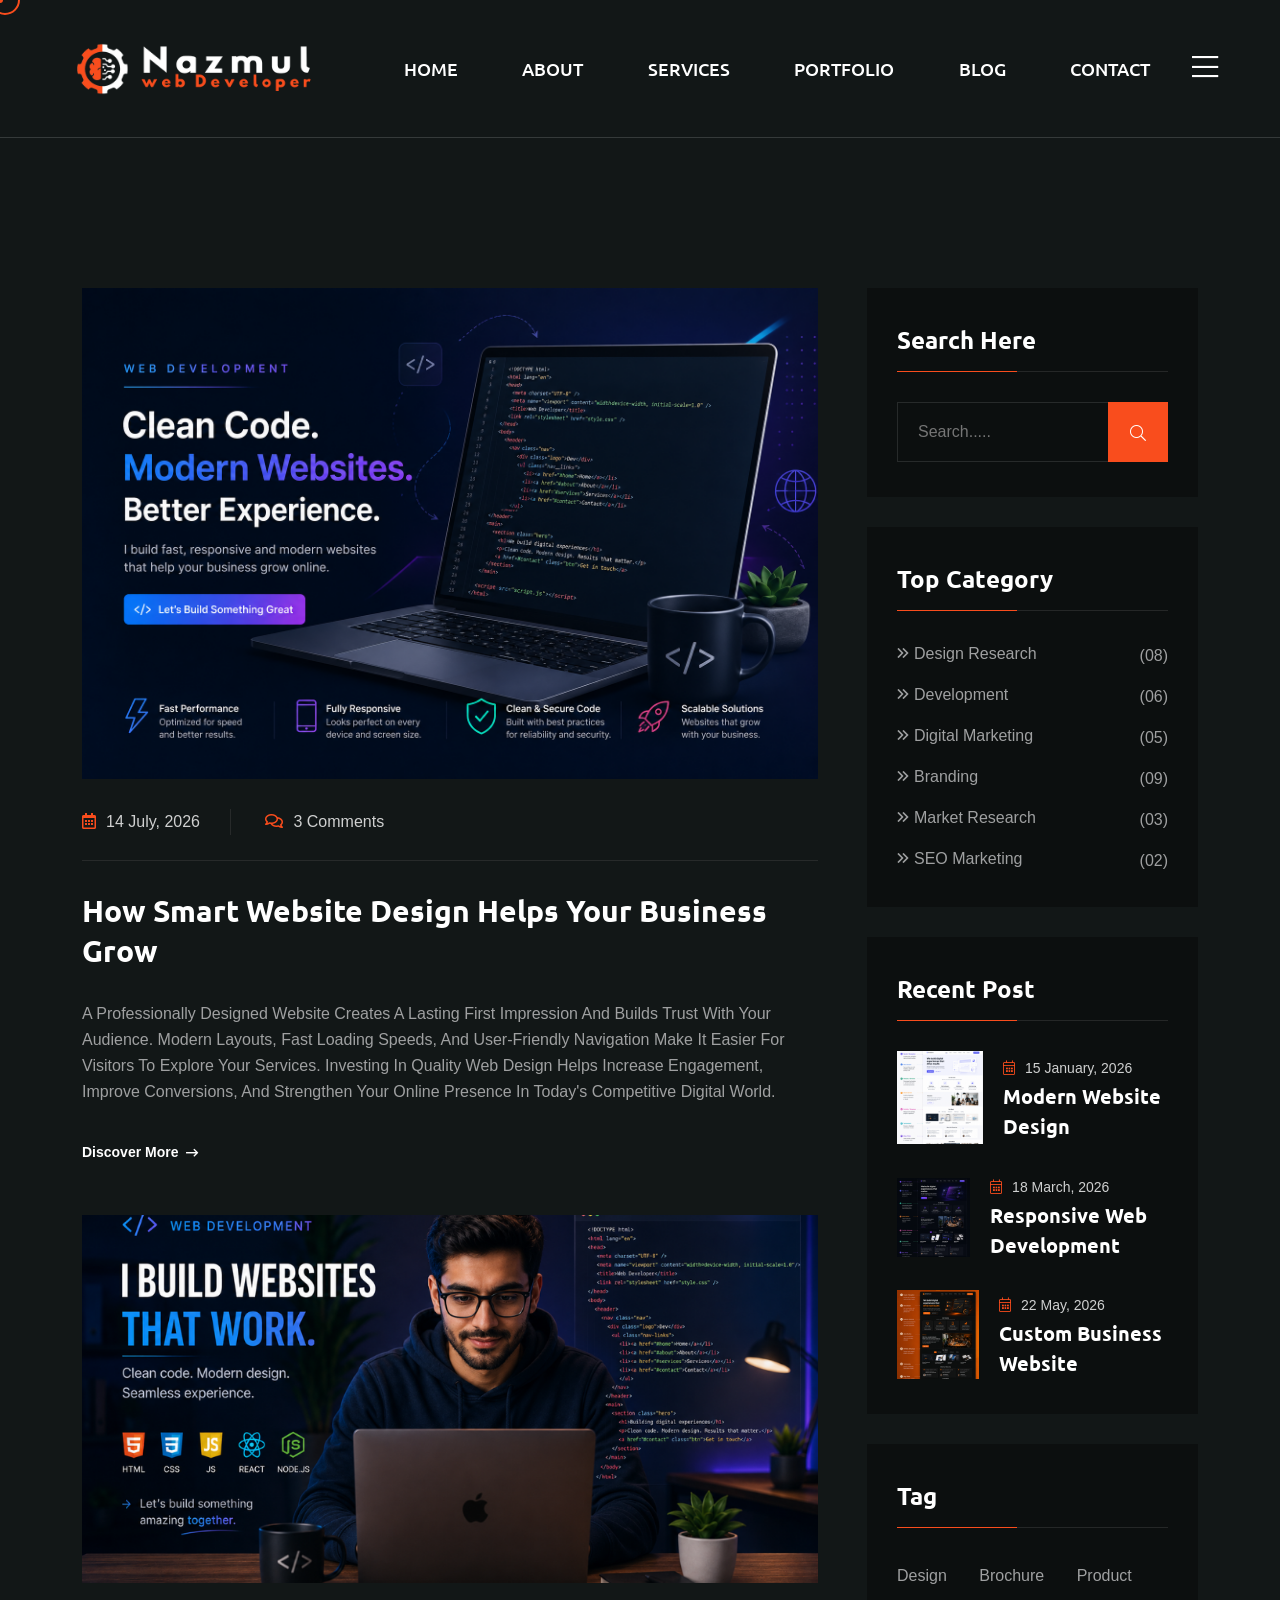
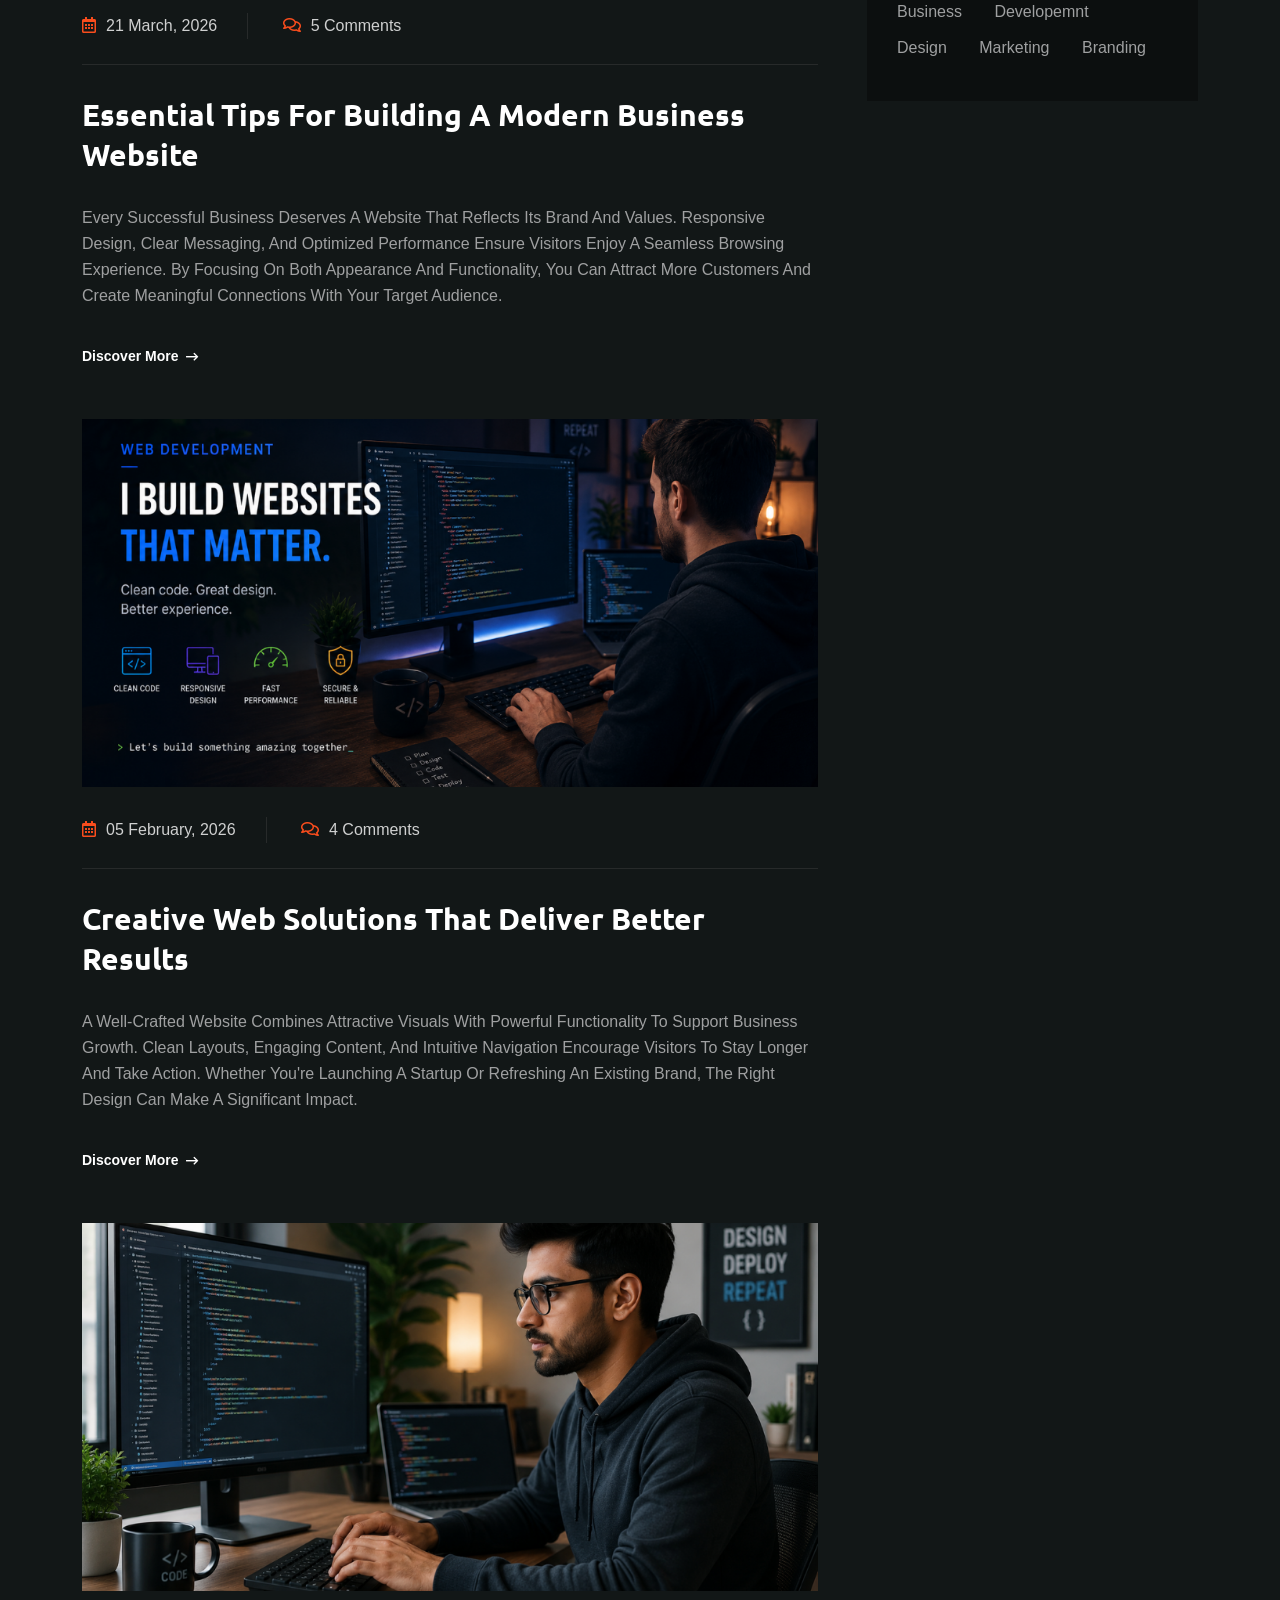
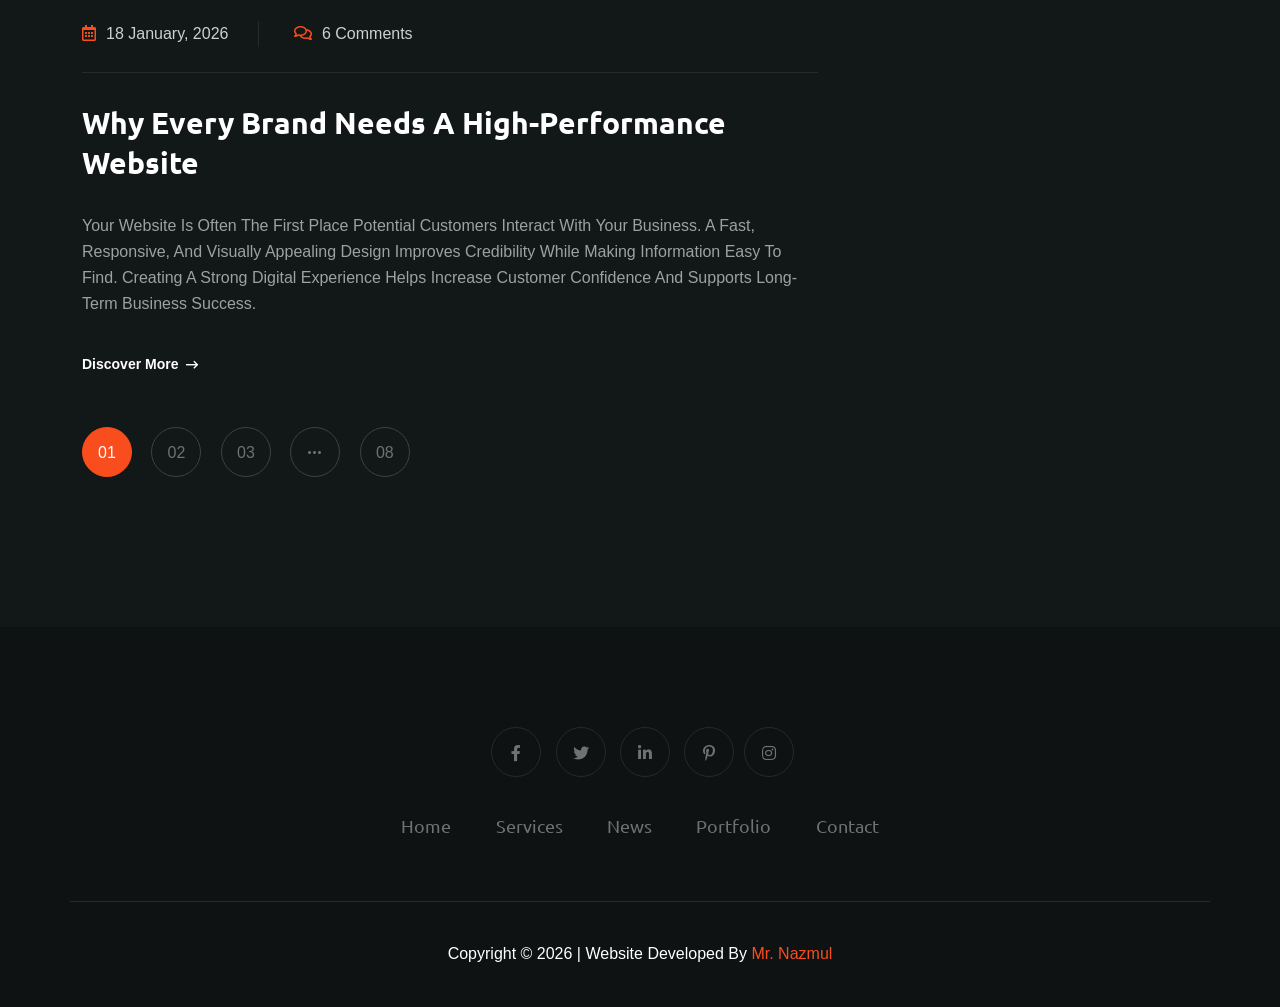
<file: blog.html>
<!DOCTYPE html>
<html lang="en">
  <head>
    <!-- Start Meta -->
    <meta charset="UTF-8" />
    <meta http-equiv="X-UA-Compatible" content="IE=edge" />
    <meta name="description" content="Metier  - Portfolio HTML5 Template" />
    <meta
      name="keywords"
      content="Creative, Digital, multipage, landing, freelancer template"
    />
    <meta name="author" content="ThemeOri" />
    <meta name="viewport" content="width=device-width, initial-scale=1" />
    <!-- Title of Site -->
    <title>Blogs | Mr. Nazmul</title>
    <!-- Favicons -->
    <link rel="icon" type="image/png" href="assets/img/favicon.png" />
    <!-- Bootstrap CSS -->
    <link rel="stylesheet" href="assets/css/bootstrap.min.css" />
    <!-- font awesome -->
    <link rel="stylesheet" href="assets/css/all.css" />
    <!-- Animate CSS -->
    <link rel="stylesheet" href="assets/css/animate.css" />
    <!-- Swiper -->
    <link rel="stylesheet" href="assets/css/swiper-bundle.min.css" />
    <!-- Magnific -->
    <link rel="stylesheet" href="assets/css/magnific-popup.css" />
    <!-- Mean menu -->
    <link rel="stylesheet" href="assets/css/meanmenu.min.css" />
    <!-- Custom CSS -->
    <link rel="stylesheet" href="assets/sass/style.css" />
  </head>

  <body class="custom__cursor">
    <div class="custom__cursor-one"></div>
    <div class="custom__cursor-two"></div>
    <!-- Preloader start -->
    <div class="theme-loader">
      <div class="spinner">
        <div class="double-bounce1"></div>
        <div class="double-bounce2"></div>
      </div>
    </div>
    <!-- Preloader end -->
    <!-- Header Area Start -->
    <div class="header__area all-page">
      <div class="container custom-container">
        <div class="header__area-box">
          <div class="header__area-box-logo two">
            <a href="index.html">
              <img src="assets/img/logo-2.png" alt="" />
            </a>
            <div class="responsive-menu"></div>
          </div>
          <div class="header__area-box-main-menu meanmenu-responsive">
            <ul id="mobilemenu">
              <li>
                <a href="index.html">Home</a>
                <!-- <ul class="sub-menu">
                  <li><a href="index.html">Home 01</a></li>
                  <li><a href="index-2.html">Home 02</a></li>
                  <li><a href="index-3.html">Home 03</a></li>
                </ul> -->
              </li>

              <li><a href="about.html">About</a></li>
              <li><a href="services.html">Services</a></li>

              <!-- <li class="menu-item-has-children">
                <a href="#">Page</a>
                <ul class="sub-menu">
                  <li><a href="about.html">About</a></li>
                  <li><a href="services.html">Services</a></li>
                  <li><a href="services-details.html">Services Details</a></li>
                  <li><a href="error.html">Error</a></li>
                </ul>
              </li> -->
              <li>
                <a href="portfolio.html">Portfolio</a>
                <!-- <ul class="sub-menu">
                  <li><a href="portfolio-1.html">Portfolio 01</a></li>
                  <li><a href="portfolio-2.html">Portfolio 02</a></li>
                  <li><a href="portfolio-3.html">Portfolio 03</a></li>
                  <li>
                    <a href="portfolio-details.html">Portfolio Details 01</a>
                  </li>
                  <li>
                    <a href="portfolio-details-2.html">Portfolio Details 02</a>
                  </li>
                </ul> -->
              </li>
              <li>
                <a href="blog.html">Blog</a>
                <!-- <ul class="sub-menu">
                  <li><a href="blog-standard.html">News</a></li>
                  <li><a href="blog-details.html">News Details</a></li>
                </ul> -->
              </li>
              <li><a href="contact.html">Contact</a></li>
            </ul>
          </div>
          <div class="header__area-box-sidebar">
            <div class="header__area-box-sidebar-popup-icon">
              <a href="#"><i class="fal fa-bars"></i></a>
            </div>
          </div>
          <!-- sidebar Menu Start -->
          <div class="header__area-box-sidebar-popup">
            <div class="sidebar-close-btn">
              <a href="#"><i class="fal fa-times"></i></a>
            </div>
            <div class="header__area-box-sidebar-popup-logo">
              <a href="index.html">
                <img src="assets/img/logo-2.png" alt="" />
              </a>
            </div>
            <p>
              We create modern, user-focused digital experiences that combine clean design, responsive layouts, and reliable performance to help businesses grow and stand out online.
            </p>
            <div class="header__area-box-sidebar-popup-contact">
              <h4 class="mb-25">Contact Me</h4>
              <form action="#">
                <div class="row">
                  <div class="col-sm-12 mb-30">
                    <div
                      class="header__area-box-sidebar-popup-contact-form-item two"
                    >
                      <i class="far fa-user"></i>
                      <input
                        type="text"
                        name="name"
                        placeholder="Your Name"
                        required="required"
                      />
                    </div>
                  </div>
                  <div class="col-sm-12 mb-30">
                    <div
                      class="header__area-box-sidebar-popup-contact-form-item two"
                    >
                      <i class="far fa-envelope-open"></i>
                      <input
                        type="text"
                        name="email"
                        placeholder="Email Address"
                        required="required"
                      />
                    </div>
                  </div>
                  <div class="col-sm-12 mb-30">
                    <div
                      class="header__area-box-sidebar-popup-contact-form-item two"
                    >
                      <i class="fal fa-pen"></i>
                      <textarea
                        name="message"
                        rows="5"
                        placeholder="Message"
                      ></textarea>
                    </div>
                  </div>
                  <div class="col-sm-12">
                    <div
                      class="header__area-box-sidebar-popup-contact-form-item"
                    >
                      <button class="theme-btn-1" type="submit">
                        Submit Now<i class="fal fa-long-arrow-right"></i>
                      </button>
                    </div>
                  </div>
                </div>
              </form>
            </div>
            <div class="header__area-box-sidebar-popup-follow-us">
              <h4 class="mb-25">Follow Me</h4>
              <div class="header__area-box-sidebar-popup-follow-us-social two">
                <ul>
                  <li>
                     <a href="https://www.facebook.com/marketernhsweett"><i class="fab fa-facebook"></i></a>
                  </li>
                  <li>
                     <a href="https://www.linkedin.com/in/marketernhsweet"><i class="fab fa-linkedin-in"></i></a>
                  </li>
                  <li>
                     <a href="https://x.com/marketernhsweet"><i class="fab fa-twitter"></i></a>
                      </li>
                  <li>
                     <a href="https://www.instagram.com/marketernhsweet"><i class="fab fa-instagram"></i></a>
                  </li>
                </ul>
              </div>
            </div>
          </div>
          <div class="sidebar-overlay"></div>
          <!-- sidebar Menu Start -->
        </div>
      </div>
    </div>
    <!-- Header Area End -->
    <!-- Blog Standard Start -->
    <div class="blog__standard section-padding">
      <div class="container">
        <div class="row">
          <div class="col-xl-8 col-lg-8 lg-mb-30">
            <div class="blog__standard-item">
              <div class="blog__standard-item-image">
                <a href="blog-details.html"
                  ><img src="assets/img/blog-4.jpg" alt=""
                /></a>
              </div>
              <div class="blog__standard-item-meta">
                <ul>
                  <li>
                    <a href="#"
                      ><i class="far fa-calendar-alt"></i>14 July, 2026</a
                    >
                  </li>
                  <li>
                    <a href="#"><i class="far fa-comments"></i>3 Comments</a>
                  </li>
                </ul>
              </div>
              <div class="blog__standard-item-content">
                <h3>
                  <a href="blog-details.html"
                    >How Smart Website Design Helps Your Business Grow</a
                  >
                </h3>
                <p>
                  A professionally designed website creates a lasting first impression and builds trust with your audience. Modern layouts, fast loading speeds, and user-friendly navigation make it easier for visitors to explore your services. Investing in quality web design helps increase engagement, improve conversions, and strengthen your online presence in today's competitive digital world.
                </p>
                <a class="simple-btn mt-35" href="blog-details.html"
                  >Discover More<i class="far fa-long-arrow-right"></i
                ></a>
              </div>
            </div>
            <div class="blog__standard-item">
              <div class="blog__standard-item-image">
                <a href="blog-details.html"
                  ><img src="assets/img/blog-5.jpg" alt=""
                /></a>
              </div>
              <div class="blog__standard-item-meta">
                <ul>
                  <li>
                    <a href="#"
                      ><i class="far fa-calendar-alt"></i>21 March, 2026</a
                    >
                  </li>
                  <li>
                    <a href="#"><i class="far fa-comments"></i>5 Comments</a>
                  </li>
                </ul>
              </div>
              <div class="blog__standard-item-content">
                <h3>
                  <a href="blog-details.html"
                    >Essential Tips for Building a Modern Business Website</a
                  >
                </h3>
                <p>
                  Every successful business deserves a website that reflects its brand and values. Responsive design, clear messaging, and optimized performance ensure visitors enjoy a seamless browsing experience. By focusing on both appearance and functionality, you can attract more customers and create meaningful connections with your target audience.
                </p>
                <a class="simple-btn mt-35" href="blog-details.html"
                  >Discover More<i class="far fa-long-arrow-right"></i
                ></a>
              </div>
            </div>
            <div class="blog__standard-item">
              <div class="blog__standard-item-image">
                <a href="blog-details.html"
                  ><img src="assets/img/blog-6.jpg" alt=""
                /></a>
              </div>
              <div class="blog__standard-item-meta">
                <ul>
                  <li>
                    <a href="#"
                      ><i class="far fa-calendar-alt"></i>05 February, 2026</a
                    >
                  </li>
                  <li>
                    <a href="#"><i class="far fa-comments"></i>4 Comments</a>
                  </li>
                </ul>
              </div>
              <div class="blog__standard-item-content">
                <h3>
                  <a href="blog-details.html"
                    >Creative Web Solutions That Deliver Better Results</a
                  >
                </h3>
                <p>
                  A well-crafted website combines attractive visuals with powerful functionality to support business growth. Clean layouts, engaging content, and intuitive navigation encourage visitors to stay longer and take action. Whether you're launching a startup or refreshing an existing brand, the right design can make a significant impact.
                </p>
                <a class="simple-btn mt-35" href="blog-details.html"
                  >Discover More<i class="far fa-long-arrow-right"></i
                ></a>
              </div>
            </div>
            <div class="blog__standard-item">
              <div class="blog__standard-item-image">
                <a href="blog-details.html"
                  ><img src="assets/img/blog-7.jpg" alt=""
                /></a>
              </div>
              <div class="blog__standard-item-meta">
                <ul>
                  <li>
                    <a href="#"
                      ><i class="far fa-calendar-alt"></i>18 January, 2026</a
                    >
                  </li>
                  <li>
                    <a href="#"><i class="far fa-comments"></i>6 Comments</a>
                  </li>
                </ul>
              </div>
              <div class="blog__standard-item-content">
                <h3>
                  <a href="blog-details.html"
                    >Why Every Brand Needs a High-Performance Website</a
                  >
                </h3>
                <p>
                  Your website is often the first place potential customers interact with your business. A fast, responsive, and visually appealing design improves credibility while making information easy to find. Creating a strong digital experience helps increase customer confidence and supports long-term business success.
                </p>
                <a class="simple-btn mt-35" href="blog-details.html"
                  >Discover More<i class="far fa-long-arrow-right"></i
                ></a>
              </div>
            </div>
            <div class="pagination mt-50">
              <ul>
                <li><a class="active" href="#">01</a></li>
                <li><a href="#">02</a></li>
                <li><a href="#">03</a></li>
                <li>
                  <a href="#"><i class="far fa-ellipsis-h"></i></a>
                </li>
                <li><a href="#">08</a></li>
              </ul>
            </div>
          </div>
          <div class="col-xl-4 col-lg-4">
            <div class="all__sidebar ml-25 xl-ml-0">
              <div class="all__sidebar-item">
                <h4>Search Here</h4>
                <div class="all__sidebar-item-search">
                  <form action="#">
                    <input type="text" placeholder="Search....." />
                    <button type="submit"><i class="fal fa-search"></i></button>
                  </form>
                </div>
              </div>
              <div class="all__sidebar-item">
                <h4>Top Category</h4>
                <div class="all__sidebar-item-category">
                  <ul>
                    <li>
                      <a href="blog-standard.html"
                        ><i class="far fa-angle-double-right"></i>Design
                        Research<span>(08)</span></a
                      >
                    </li>
                    <li>
                      <a href="blog-standard.html"
                        ><i class="far fa-angle-double-right"></i
                        >Development<span>(06)</span></a
                      >
                    </li>
                    <li>
                      <a href="blog-standard.html"
                        ><i class="far fa-angle-double-right"></i>Digital
                        Marketing<span>(05)</span></a
                      >
                    </li>
                    <li>
                      <a href="blog-standard.html"
                        ><i class="far fa-angle-double-right"></i>Branding<span
                          >(09)</span
                        ></a
                      >
                    </li>
                    <li>
                      <a href="blog-standard.html"
                        ><i class="far fa-angle-double-right"></i>Market
                        Research<span>(03)</span></a
                      >
                    </li>
                    <li>
                      <a href="blog-standard.html"
                        ><i class="far fa-angle-double-right"></i>SEO
                        marketing<span>(02)</span></a
                      >
                    </li>
                  </ul>
                </div>
              </div>
              <div class="all__sidebar-item">
                <h4>Recent Post</h4>
                <div class="all__sidebar-item-post">
                  <div class="all__sidebar-item-post-item">
                    <div class="all__sidebar-item-post-item-image">
                      <a href="blog-details.html"
                        ><img src="assets/img/post-1.jpg" alt=""
                      /></a>
                    </div>
                    <div class="all__sidebar-item-post-item-content">
                      <span
                        ><i class="fal fa-calendar-alt"></i>15 January, 2026</span
                      >
                      <h5>
                        <a href="blog-details.html">Modern Website Design</a>
                      </h5>
                    </div>
                  </div>
                  <div class="all__sidebar-item-post-item">
                    <div class="all__sidebar-item-post-item-image">
                      <a href="blog-details.html"
                        ><img src="assets/img/post-2.jpg" alt=""
                      /></a>
                    </div>
                    <div class="all__sidebar-item-post-item-content">
                      <span
                        ><i class="fal fa-calendar-alt"></i>18 March, 2026</span
                      >
                      <h5>
                        <a href="blog-details.html">Responsive Web Development</a>
                      </h5>
                    </div>
                  </div>
                  <div class="all__sidebar-item-post-item">
                    <div class="all__sidebar-item-post-item-image">
                      <a href="blog-details.html"
                        ><img src="assets/img/post-3.jpg" alt=""
                      /></a>
                    </div>
                    <div class="all__sidebar-item-post-item-content">
                      <span
                        ><i class="fal fa-calendar-alt"></i>22 May, 2026</span
                      >
                      <h5>
                        <a href="blog-details.html">Custom Business Website</a>
                      </h5>
                    </div>
                  </div>
                </div>
              </div>
              <div class="all__sidebar-item">
                <h4>Tag</h4>
                <div class="all__sidebar-item-tag">
                  <ul>
                    <li><a href="blog-standard.html">Design</a></li>
                    <li><a href="blog-standard.html">Brochure</a></li>
                    <li><a href="blog-standard.html">Product</a></li>
                    <li><a href="blog-standard.html">Business</a></li>
                    <li><a href="blog-standard.html">Developemnt</a></li>
                    <li><a href="blog-standard.html">Design</a></li>
                    <li><a href="blog-standard.html">Marketing</a></li>
                    <li><a href="blog-standard.html">Branding</a></li>
                  </ul>
                </div>
              </div>
            </div>
          </div>
        </div>
      </div>
    </div>
    <!-- Blog Standard End -->
    <!-- Footer Area Start -->
    <div class="footer__area pt-60 pb-60">
      <div class="container">
        <div class="row align-items-center">
          <div class="col-xl-12">
            <div class="footer__area-widget t-center">
              <div class="footer__area-widget-about m-0">
                <div class="footer__area-widget-about-social three">
                  <ul>
                    <li>
                      <a href="https://www.facebook.com/marketernhsweett"><i class="fab fa-facebook-f"></i></a>
                    </li>
                    <li>
                      <a href="https://x.com/marketernhsweet"><i class="fab fa-twitter"></i></a>
                    </li>
                    <li>
                      <a href="https://www.linkedin.com/in/marketernhsweet"><i class="fab fa-linkedin-in"></i></a>
                    </li>
                    <li>
                      <a href="https://www.pinterest.com/marketernhsweet"><i class="fab fa-pinterest-p"></i></a>
                    </li>
                    <li>
                      <a href="https://www.instagram.com/marketernhsweet"><i class="fab fa-instagram"></i></a>
                    </li>
                  </ul>
                </div>
                <div class="footer__area-widget-about-menu three">
                  <ul>
                    <li><a href="index.html">Home</a></li>
                    <li><a href="services.html">Services</a></li>
                    <li><a href="blog-standard.html">News</a></li>
                    <li><a href="portfolio-1.html">Portfolio</a></li>
                    <li><a href="contact.html">Contact</a></li>
                  </ul>
                </div>
              </div>
            </div>
          </div>
        </div>
      </div>
    </div>
    <!-- Footer Area End -->
    <!-- Copyright Area Start -->
    <div class="copyright__area">
      <div class="container">
        <div class="row align-items-center copyright__area-border">
          <div class="col-xl-12">
            <div class="copyright__area-left t-center">
              <p>
                 Copyright © 2026 | Website Developed by <a href="index.html"> Mr. Nazmul </a>
              </p>
            </div>
          </div>
        </div>
      </div>
    </div>
    <!-- Copyright Area End -->
    <!-- Scroll Btn Start -->
    <div class="scroll-up">
      <svg
        class="scroll-circle svg-content"
        width="100%"
        height="100%"
        viewBox="-1 -1 102 102"
      >
        <path d="M50,1 a49,49 0 0,1 0,98 a49,49 0 0,1 0,-98" />
      </svg>
    </div>
    <!-- Scroll Btn End -->
    <!-- Main JS -->
    <script src="assets/js/jquery-3.6.0.min.js"></script>
    <!-- Bootstrap JS -->
    <script src="assets/js/bootstrap.min.js"></script>
    <!-- Counter up -->
    <script src="assets/js/jquery.counterup.min.js"></script>
    <!-- Popper JS -->
    <script src="assets/js/popper.min.js"></script>
    <!-- Progressbar JS -->
    <script src="assets/js/progressbar.min.js"></script>
    <!-- Magnific JS -->
    <script src="assets/js/jquery.magnific-popup.min.js"></script>
    <!-- Swiper JS -->
    <script src="assets/js/swiper-bundle.min.js"></script>
    <!-- Waypoints JS -->
    <script src="assets/js/jquery.waypoints.min.js"></script>
    <!-- Isotope JS -->
    <script src="assets/js/isotope.pkgd.min.js"></script>
    <!-- Mean menu -->
    <script src="assets/js/jquery.meanmenu.min.js"></script>
    <!-- Custom JS -->
    <script src="assets/js/custom.js"></script>
  </body>
</html>
</file>
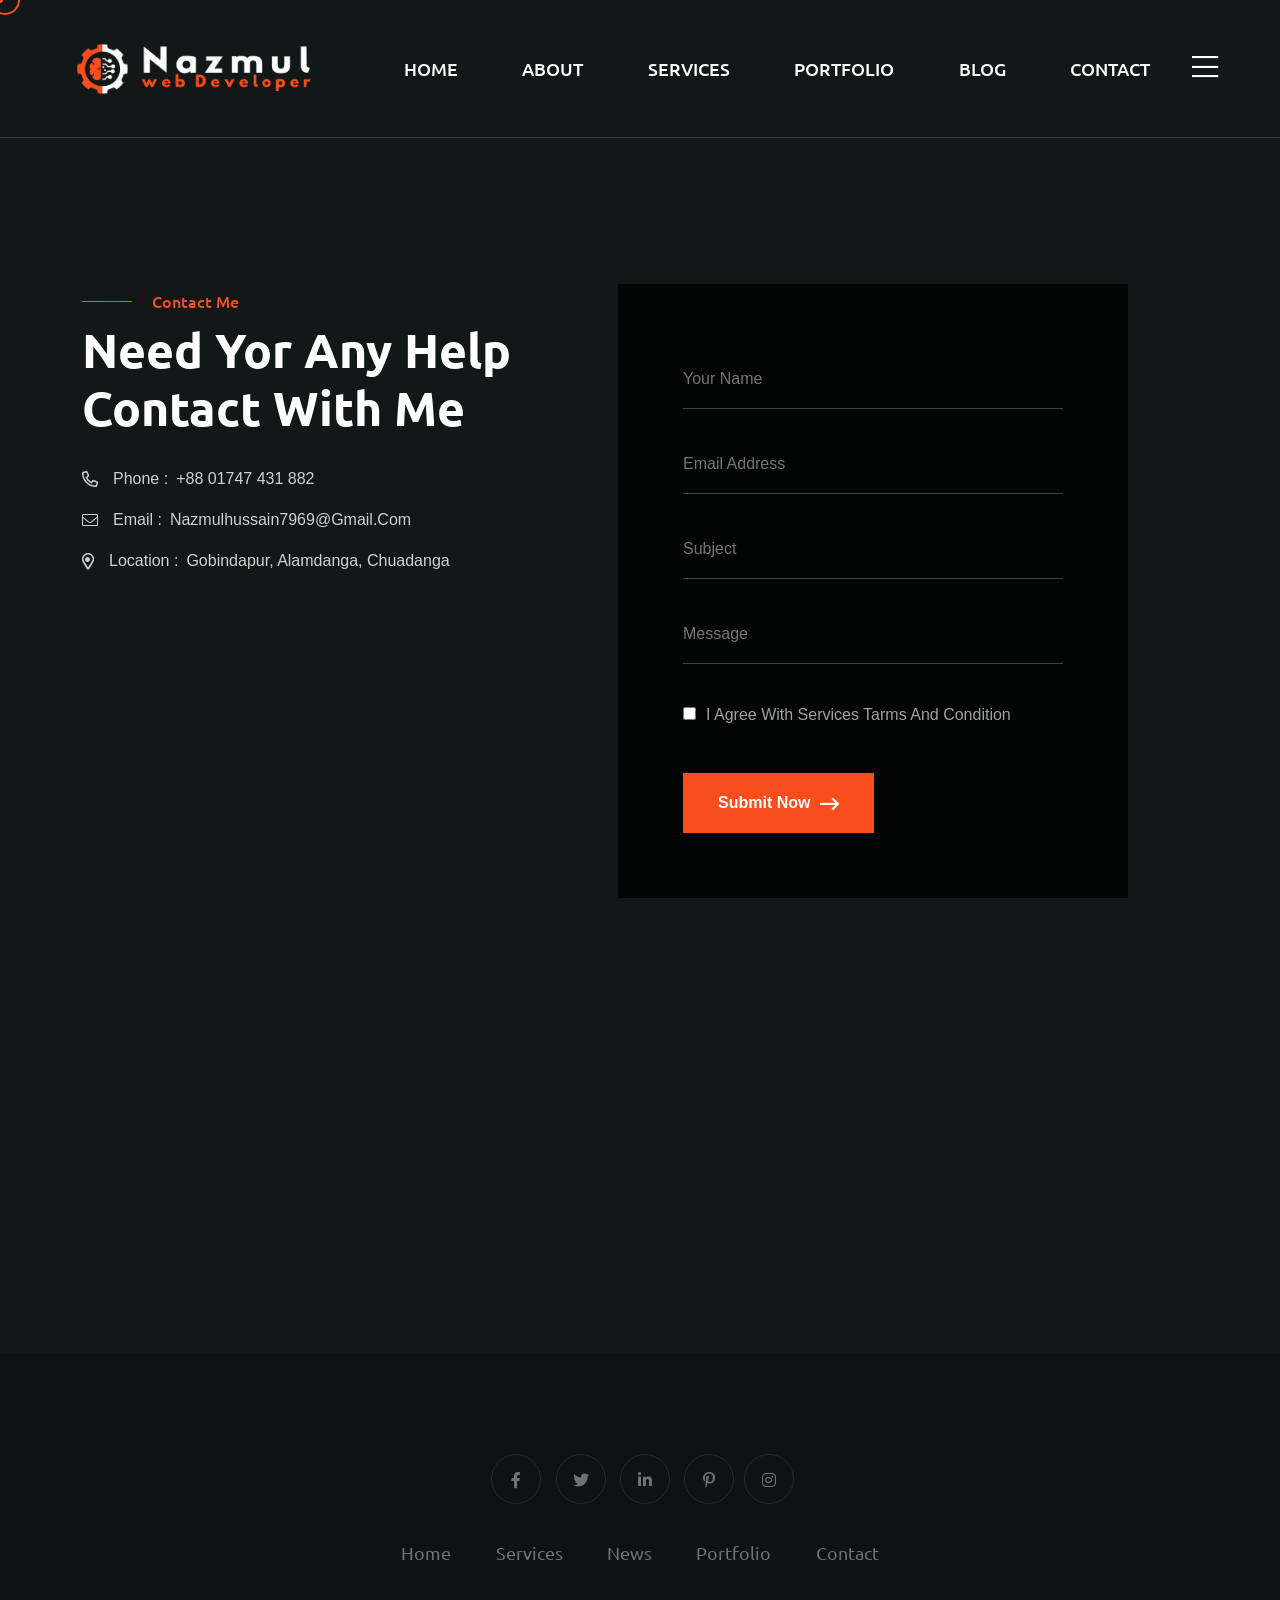
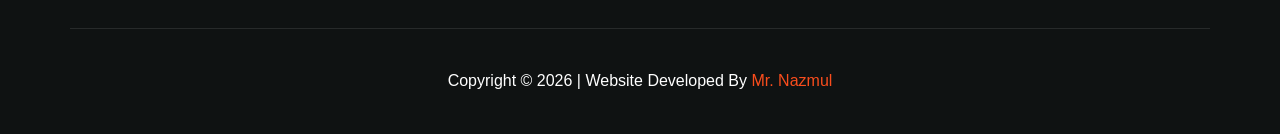
<file: contact.html>
<!DOCTYPE html>
<html lang="en">
  <head>
    <!-- Start Meta -->
    <meta charset="UTF-8" />
    <meta http-equiv="X-UA-Compatible" content="IE=edge" />
    <meta name="description" content="Metier  - Portfolio HTML5 Template" />
    <meta
      name="keywords"
      content="Creative, Digital, multipage, landing, freelancer template"
    />
    <meta name="author" content="ThemeOri" />
    <meta name="viewport" content="width=device-width, initial-scale=1" />
    <!-- Title of Site -->
    <title>Contact | Mr. Nazmul</title>
    <!-- Favicons -->
    <link rel="icon" type="image/png" href="assets/img/favicon.png" />
    <!-- Bootstrap CSS -->
    <link rel="stylesheet" href="assets/css/bootstrap.min.css" />
    <!-- font awesome -->
    <link rel="stylesheet" href="assets/css/all.css" />
    <!-- Animate CSS -->
    <link rel="stylesheet" href="assets/css/animate.css" />
    <!-- Swiper -->
    <link rel="stylesheet" href="assets/css/swiper-bundle.min.css" />
    <!-- Magnific -->
    <link rel="stylesheet" href="assets/css/magnific-popup.css" />
    <!-- Mean menu -->
    <link rel="stylesheet" href="assets/css/meanmenu.min.css" />
    <!-- Custom CSS -->
    <link rel="stylesheet" href="assets/sass/style.css" />
  </head>

  <body class="custom__cursor">
    <div class="custom__cursor-one"></div>
    <div class="custom__cursor-two"></div>
    <!-- Preloader start -->
    <div class="theme-loader">
      <div class="spinner">
        <div class="double-bounce1"></div>
        <div class="double-bounce2"></div>
      </div>
    </div>
    <!-- Preloader end -->
    <!-- Header Area Start -->
    <div class="header__area all-page">
      <div class="container custom-container">
        <div class="header__area-box">
          <div class="header__area-box-logo two">
            <a href="index.html">
              <img src="assets/img/logo-2.png" alt="" />
            </a>
            <div class="responsive-menu"></div>
          </div>
          <div class="header__area-box-main-menu meanmenu-responsive">
            <ul id="mobilemenu">
              <li>
                <a href="index.html">Home</a>
                <!-- <ul class="sub-menu">
                  <li><a href="index.html">Home 01</a></li>
                  <li><a href="index-2.html">Home 02</a></li>
                  <li><a href="index-3.html">Home 03</a></li>
                </ul> -->
              </li>

              <li><a href="about.html">About</a></li>
              <li><a href="services.html">Services</a></li>

              <!-- <li class="menu-item-has-children">
                <a href="#">Page</a>
                <ul class="sub-menu">
                  <li><a href="about.html">About</a></li>
                  <li><a href="services.html">Services</a></li>
                  <li><a href="services-details.html">Services Details</a></li>
                  <li><a href="error.html">Error</a></li>
                </ul>
              </li> -->
              <li>
                <a href="portfolio.html">Portfolio</a>
                <!-- <ul class="sub-menu">
                  <li><a href="portfolio-1.html">Portfolio 01</a></li>
                  <li><a href="portfolio-2.html">Portfolio 02</a></li>
                  <li><a href="portfolio-3.html">Portfolio 03</a></li>
                  <li>
                    <a href="portfolio-details.html">Portfolio Details 01</a>
                  </li>
                  <li>
                    <a href="portfolio-details-2.html">Portfolio Details 02</a>
                  </li>
                </ul> -->
              </li>
              <li>
                <a href="blog.html">Blog</a>
                <!-- <ul class="sub-menu">
                  <li><a href="blog-standard.html">News</a></li>
                  <li><a href="blog-details.html">News Details</a></li>
                </ul> -->
              </li>
              <li><a href="contact.html">Contact</a></li>
            </ul>
          </div>
          <div class="header__area-box-sidebar">
            <div class="header__area-box-sidebar-popup-icon">
              <a href="#"><i class="fal fa-bars"></i></a>
            </div>
          </div>
          <!-- sidebar Menu Start -->
          <div class="header__area-box-sidebar-popup">
            <div class="sidebar-close-btn">
              <a href="#"><i class="fal fa-times"></i></a>
            </div>
            <div class="header__area-box-sidebar-popup-logo">
              <a href="index.html">
                <img src="assets/img/logo-2.png" alt="" />
              </a>
            </div>
            <p>
              We create modern, user-focused digital experiences that combine clean design, responsive layouts, and reliable performance to help businesses grow and stand out online.
            </p>
            <div class="header__area-box-sidebar-popup-contact">
              <h4 class="mb-25">Contact Us</h4>
              <form action="#">
                <div class="row">
                  <div class="col-sm-12 mb-30">
                    <div
                      class="header__area-box-sidebar-popup-contact-form-item two"
                    >
                      <i class="far fa-user"></i>
                      <input
                        type="text"
                        name="name"
                        placeholder="Your Name"
                        required="required"
                      />
                    </div>
                  </div>
                  <div class="col-sm-12 mb-30">
                    <div
                      class="header__area-box-sidebar-popup-contact-form-item two"
                    >
                      <i class="far fa-envelope-open"></i>
                      <input
                        type="text"
                        name="email"
                        placeholder="Email Address"
                        required="required"
                      />
                    </div>
                  </div>
                  <div class="col-sm-12 mb-30">
                    <div
                      class="header__area-box-sidebar-popup-contact-form-item two"
                    >
                      <i class="fal fa-pen"></i>
                      <textarea
                        name="message"
                        rows="5"
                        placeholder="Message"
                      ></textarea>
                    </div>
                  </div>
                  <div class="col-sm-12">
                    <div
                      class="header__area-box-sidebar-popup-contact-form-item"
                    >
                      <button class="theme-btn-1" type="submit">
                        Submit Now<i class="fal fa-long-arrow-right"></i>
                      </button>
                    </div>
                  </div>
                </div>
              </form>
            </div>
            <div class="header__area-box-sidebar-popup-follow-us">
              <h4 class="mb-25">Follow Me</h4>
              <div class="header__area-box-sidebar-popup-follow-us-social two">
                <ul>
                  <li>
                     <a href="https://www.facebook.com/marketernhsweett"><i class="fab fa-facebook"></i></a>
                  </li>
                  <li>
                     <a href="https://www.linkedin.com/in/marketernhsweet"><i class="fab fa-linkedin-in"></i></a>
                  </li>
                  <li>
                     <a href="https://x.com/marketernhsweet"><i class="fab fa-twitter"></i></a>
                  </li>
                  <li>
                     <a href="https://www.instagram.com/marketernhsweet"><i class="fab fa-instagram"></i></a>
                  </li>
                </ul>
              </div>
            </div>
          </div>
          <div class="sidebar-overlay"></div>
          <!-- sidebar Menu Start -->
        </div>
      </div>
    </div>
    <!-- Header Area End -->
    <!-- Contact Area Start -->
    <div class="contact__area section-padding">
      <div class="container">
        <div class="row mb-60">
          <div class="col-xl-5 col-lg-6">
            <div class="contact__area-title">
              <span class="subtitle">Contact Me</span>
              <h2>Need Yor any help Contact with Me</h2>
            </div>
            <div class="contact__area-info">
              <div class="contact__area-info-item">
                <div class="contact__area-info-item-icon">
                  <i class="far fa-phone-alt"></i>
                  <span>Phone :</span>
                </div>
                <div class="contact__area-info-item-content">
                  <a href="tel:+8801747431882">+88 01747 431 882</a>
                </div>
              </div>
              <div class="contact__area-info-item">
                <div class="contact__area-info-item-icon">
                  <i class="fal fa-envelope"></i>
                  <span>Email :</span>
                </div>
                <div class="contact__area-info-item-content">
                  <a href="mailto:support@gamil.com">nazmulhussain7969@gmail.com</a>
                </div>
              </div>
              <div class="contact__area-info-item">
                <div class="contact__area-info-item-icon">
                  <i class="far fa-map-marker-alt"></i>
                  <span>Location :</span>
                </div>
                <div class="contact__area-info-item-content">
                  <a href="#">Gobindapur, Alamdanga, Chuadanga</a>
                </div>
              </div>
            </div>
          </div>
        </div>
        <div class="row">
          <div class="col-xl-12">
            <div class="contact__area-bottom">
              <div class="contact__area-bottom-form page">
                <form
                  id="contact-form"
                  action="assets/form/mail.php"
                  method="POST"
                >
                  <div class="row">
                    <div class="col-sm-12 mb-25">
                      <div class="contact__area-bottom-form-item">
                        <input
                          type="text"
                          name="name"
                          placeholder="Your Name"
                          required="required"
                        />
                      </div>
                    </div>
                    <div class="col-sm-12 mb-25">
                      <div class="contact__area-bottom-form-item">
                        <input
                          type="text"
                          name="email"
                          placeholder="Email Address"
                          required="required"
                        />
                      </div>
                    </div>
                    <div class="col-sm-12 mb-25">
                      <div class="contact__area-bottom-form-item">
                        <input
                          type="text"
                          name="subject"
                          placeholder="Subject"
                          required="required"
                        />
                      </div>
                    </div>
                    <div class="col-sm-12 mb-30">
                      <div class="contact__area-bottom-form-item">
                        <textarea
                          name="message"
                          rows="5"
                          placeholder="Message"
                        ></textarea>
                      </div>
                    </div>
                    <div class="col-sm-12 mb-45">
                      <div class="contact__area-bottom-form-item">
                        <label>
                          <input class="mr-10" type="checkbox" />I agree with
                          services tarms and condition</label
                        >
                      </div>
                    </div>
                    <div class="col-sm-12">
                      <div class="contact__area-bottom-form-item">
                        <button class="theme-btn-1" type="submit">
                          Submit Now<i class="far fa-long-arrow-right"></i>
                        </button>
                      </div>
                    </div>
                  </div>
                </form>
              </div>
              <div class="contact__area-bottom-map">
                <iframe src="https://www.google.com/maps/embed?pb=!1m18!1m12!1m3!1d3651.7936135610407!2d88.937914!3d23.7547381!2m3!1f0!2f0!3f0!3m2!1i1024!2i768!4f13.1!3m3!1m2!1s0x39fec9d392280e8b%3A0x970c256bd453187e!2zVGFtYW5uYSBQaGFybWFjeSB8IOCmpOCmvuCmruCmvuCmqOCnjeCmqOCmviDgpqvgpr7gprDgp43gpq7gp4fgprjgpr8gfCBBbGFtZGFuZ2E!5e0!3m2!1sen!2sbd!4v1783128194201!5m2!1sen!2sbd" width="600" height="450" style="border:0;" allowfullscreen="" loading="lazy" referrerpolicy="strict-origin-when-cross-origin"></iframe>
              </div>
            </div>
          </div>
        </div>
      </div>
    </div>
    <!-- Contact Area End -->
    <!-- Footer Area Start -->
    <div class="footer__area pt-60 pb-60">
      <div class="container">
        <div class="row align-items-center">
          <div class="col-xl-12">
            <div class="footer__area-widget t-center">
              <div class="footer__area-widget-about m-0">
                <div class="footer__area-widget-about-social three">
                  <ul>
                    <li>
                      <a href="https://www.facebook.com/marketernhsweett"><i class="fab fa-facebook-f"></i></a>
                    </li>
                    <li>
                      <a href="https://x.com/marketernhsweet"><i class="fab fa-twitter"></i></a>
                    </li>
                    <li>
                      <a href="https://www.linkedin.com/in/marketernhsweet"><i class="fab fa-linkedin-in"></i></a>
                    </li>
                    <li>
                      <a href="https://www.pinterest.com/marketernhsweet"><i class="fab fa-pinterest-p"></i></a>
                    </li>
                    <li>
                      <a href="https://www.instagram.com/marketernhsweet"><i class="fab fa-instagram"></i></a>
                    </li>
                  </ul>
                </div>
                <div class="footer__area-widget-about-menu three">
                  <ul>
                    <li><a href="index.html">Home</a></li>
                    <li><a href="services.html">Services</a></li>
                    <li><a href="blog-standard.html">News</a></li>
                    <li><a href="portfolio-1.html">Portfolio</a></li>
                    <li><a href="contact.html">Contact</a></li>
                  </ul>
                </div>
              </div>
            </div>
          </div>
        </div>
      </div>
    </div>
    <!-- Footer Area End -->
    <!-- Copyright Area Start -->
    <div class="copyright__area">
      <div class="container">
        <div class="row align-items-center copyright__area-border">
          <div class="col-xl-12">
            <div class="copyright__area-left t-center">
              <p>
                 Copyright © 2026 | Website Developed by <a href="index.html"> Mr. Nazmul </a>
              </p>
            </div>
          </div>
        </div>
      </div>
    </div>
    <!-- Copyright Area End -->
    <!-- Scroll Btn Start -->
    <div class="scroll-up">
      <svg
        class="scroll-circle svg-content"
        width="100%"
        height="100%"
        viewBox="-1 -1 102 102"
      >
        <path d="M50,1 a49,49 0 0,1 0,98 a49,49 0 0,1 0,-98" />
      </svg>
    </div>
    <!-- Scroll Btn End -->
    <!-- Main JS -->
    <script src="assets/js/jquery-3.6.0.min.js"></script>
    <!-- Bootstrap JS -->
    <script src="assets/js/bootstrap.min.js"></script>
    <!-- Counter up -->
    <script src="assets/js/jquery.counterup.min.js"></script>
    <!-- Popper JS -->
    <script src="assets/js/popper.min.js"></script>
    <!-- Progressbar JS -->
    <script src="assets/js/progressbar.min.js"></script>
    <!-- Magnific JS -->
    <script src="assets/js/jquery.magnific-popup.min.js"></script>
    <!-- Swiper JS -->
    <script src="assets/js/swiper-bundle.min.js"></script>
    <!-- Waypoints JS -->
    <script src="assets/js/jquery.waypoints.min.js"></script>
    <!-- Isotope JS -->
    <script src="assets/js/isotope.pkgd.min.js"></script>
    <!-- Mean menu -->
    <script src="assets/js/jquery.meanmenu.min.js"></script>
    <!-- Custom JS -->
    <script src="assets/js/custom.js"></script>
  </body>
</html>
</file>
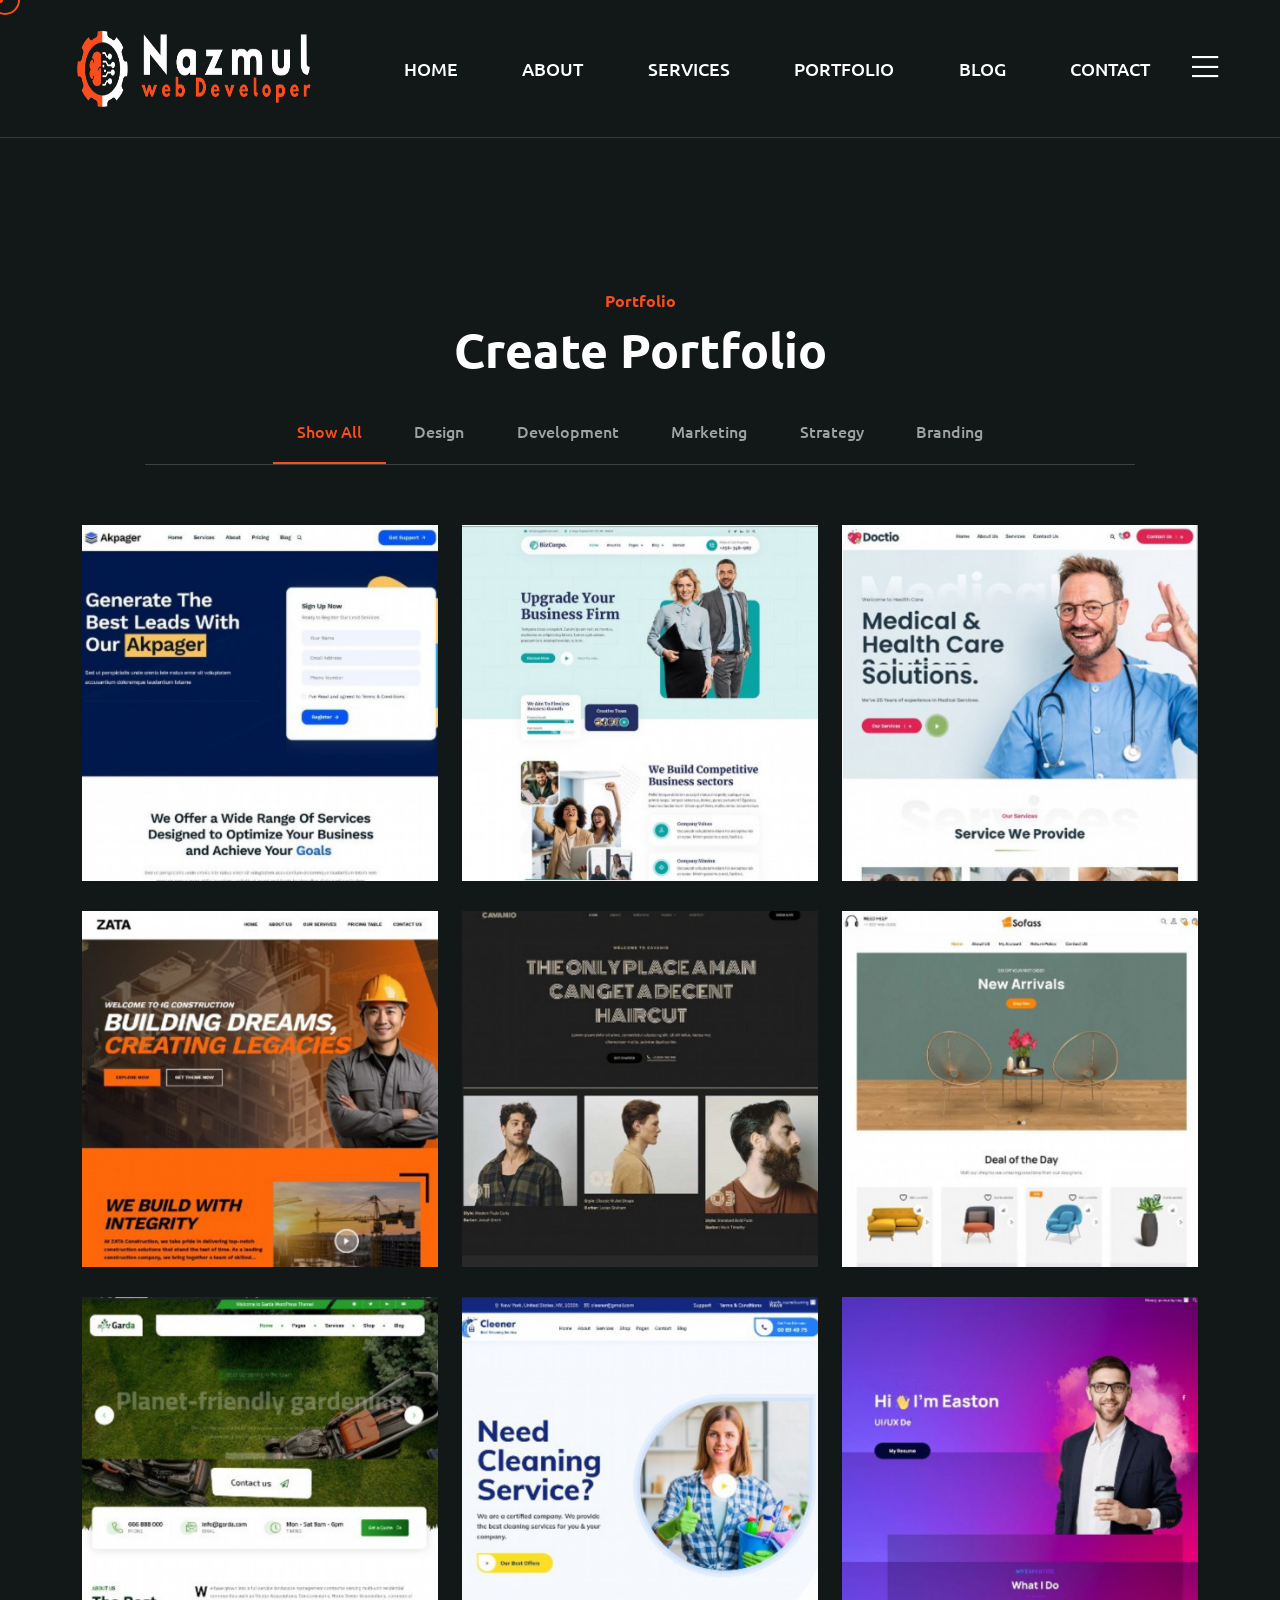
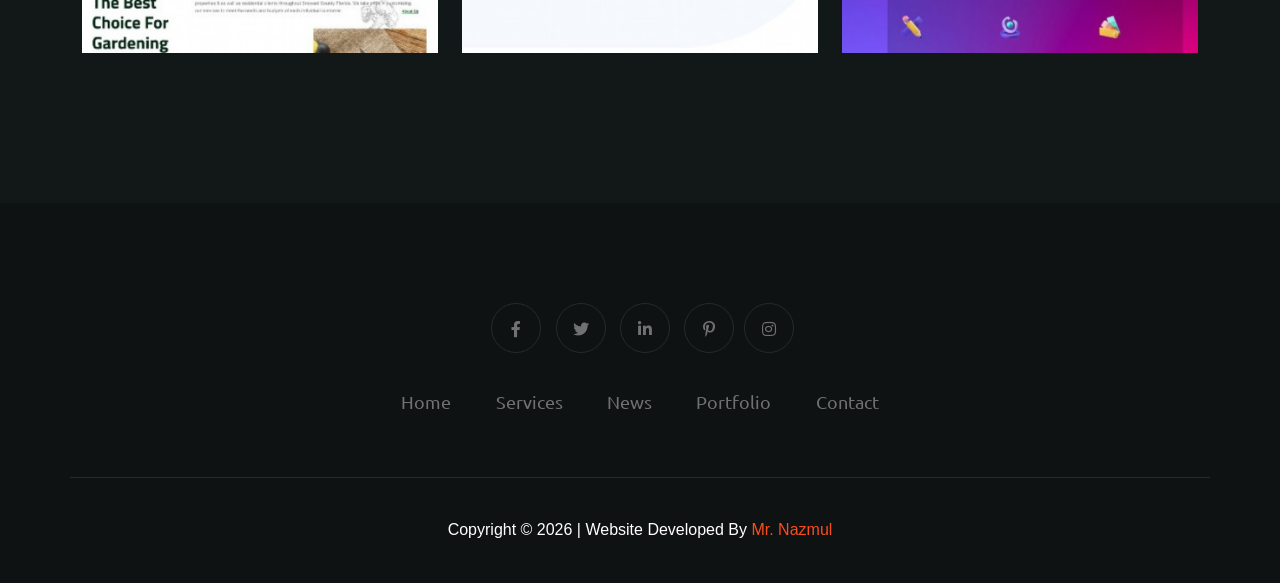
<file: portfolio.html>
<!DOCTYPE html>
<html lang="en">
  <head>
    <!-- Start Meta -->
    <meta charset="UTF-8" />
    <meta http-equiv="X-UA-Compatible" content="IE=edge" />
    <meta name="description" content="Metier  - Portfolio HTML5 Template" />
    <meta
      name="keywords"
      content="Creative, Digital, multipage, landing, freelancer template"
    />
    <meta name="author" content="ThemeOri" />
    <meta name="viewport" content="width=device-width, initial-scale=1" />
    <!-- Title of Site -->
    <title>Portfolio | Mr. Nazmul</title>
    <!-- Favicons -->
    <link rel="icon" type="image/png" href="assets/img/favicon.png" />
    <!-- Bootstrap CSS -->
    <link rel="stylesheet" href="assets/css/bootstrap.min.css" />
    <!-- font awesome -->
    <link rel="stylesheet" href="assets/css/all.css" />
    <!-- Animate CSS -->
    <link rel="stylesheet" href="assets/css/animate.css" />
    <!-- Swiper -->
    <link rel="stylesheet" href="assets/css/swiper-bundle.min.css" />
    <!-- Magnific -->
    <link rel="stylesheet" href="assets/css/magnific-popup.css" />
    <!-- Mean menu -->
    <link rel="stylesheet" href="assets/css/meanmenu.min.css" />
    <!-- Custom CSS -->
    <link rel="stylesheet" href="assets/sass/style.css" />
  </head>

  <body class="custom__cursor">
    <div class="custom__cursor-one"></div>
    <div class="custom__cursor-two"></div>
    <!-- Preloader start -->
    <div class="theme-loader">
      <div class="spinner">
        <div class="double-bounce1"></div>
        <div class="double-bounce2"></div>
      </div>
    </div>
    <!-- Preloader end -->
    <!-- Header Area Start -->
    <div class="header__area all-page">
      <div class="container custom-container">
        <div class="header__area-box">
          <div class="header__area-box-logo two">
            <a href="index.html">
              <img style="width: 1000px; height: 80px;" src="assets/img/logo-2.png" alt="" />
            </a>
            <div class="responsive-menu"></div>
          </div>
          <div class="header__area-box-main-menu meanmenu-responsive">
            <ul id="mobilemenu">
              <li>
                <a href="index.html">Home</a>
               <!--  <ul class="sub-menu">
                  <li><a href="index.html">Home 01</a></li>
                  <li><a href="index-2.html">Home 02</a></li>
                  <li><a href="index-3.html">Home 03</a></li>
                </ul> -->
              </li>

               <li><a href="about.html">About</a></li>
                <li><a href="services.html">Services</a></li>

              <!-- <li class="menu-item-has-children">
                <a href="#">Page</a>
                <ul class="sub-menu">
                  <li><a href="about.html">About</a></li>
                  <li><a href="services.html">Services</a></li>
                  <li><a href="services-details.html">Services Details</a></li>
                  <li><a href="error.html">Error</a></li>
                </ul>
              </li> -->
              <li>
                <a href="portfolio.html">Portfolio</a>
               <!--  <ul class="sub-menu">
                  <li><a href="portfolio-1.html">Portfolio 01</a></li>
                  <li><a href="portfolio-2.html">Portfolio 02</a></li>
                  <li><a href="portfolio-3.html">Portfolio 03</a></li>
                  <li>
                    <a href="portfolio-details.html">Portfolio Details 01</a>
                  </li>
                  <li>
                    <a href="portfolio-details-2.html">Portfolio Details 02</a>
                  </li>
                </ul> -->
              </li>
              <li>
                <a href="blog.html">Blog</a>
                <!-- <ul class="sub-menu">
                  <li><a href="blog-standard.html">News</a></li>
                  <li><a href="blog-details.html">News Details</a></li>
                </ul> -->
              </li>
              <li><a href="contact.html">Contact</a></li>
            </ul>
          </div>
          <div class="header__area-box-sidebar">
            <div class="header__area-box-sidebar-popup-icon">
              <a href="#"><i class="fal fa-bars"></i></a>
            </div>
          </div>
          <!-- sidebar Menu Start -->
          <div class="header__area-box-sidebar-popup">
            <div class="sidebar-close-btn">
              <a href="#"><i class="fal fa-times"></i></a>
            </div>
            <div class="header__area-box-sidebar-popup-logo">
              <a href="index.html">
                <img src="assets/img/logo-2.png" alt="" />
              </a>
            </div>
            <p>
              We create modern, user-focused digital experiences that combine clean design, responsive layouts, and reliable performance to help businesses grow and stand out online.
            </p>
            <div class="header__area-box-sidebar-popup-contact">
              <h4 class="mb-25">Contact Us</h4>
              <form action="#">
                <div class="row">
                  <div class="col-sm-12 mb-30">
                    <div
                      class="header__area-box-sidebar-popup-contact-form-item two"
                    >
                      <i class="far fa-user"></i>
                      <input
                        type="text"
                        name="name"
                        placeholder="Your Name"
                        required="required"
                      />
                    </div>
                  </div>
                  <div class="col-sm-12 mb-30">
                    <div
                      class="header__area-box-sidebar-popup-contact-form-item two"
                    >
                      <i class="far fa-envelope-open"></i>
                      <input
                        type="text"
                        name="email"
                        placeholder="Email Address"
                        required="required"
                      />
                    </div>
                  </div>
                  <div class="col-sm-12 mb-30">
                    <div
                      class="header__area-box-sidebar-popup-contact-form-item two"
                    >
                      <i class="fal fa-pen"></i>
                      <textarea
                        name="message"
                        rows="5"
                        placeholder="Message"
                      ></textarea>
                    </div>
                  </div>
                  <div class="col-sm-12">
                    <div
                      class="header__area-box-sidebar-popup-contact-form-item"
                    >
                      <button class="theme-btn-1" type="submit">
                        Submit Now<i class="fal fa-long-arrow-right"></i>
                      </button>
                    </div>
                  </div>
                </div>
              </form>
            </div>
            <div class="header__area-box-sidebar-popup-follow-us">
              <h4 class="mb-25">Follow Us</h4>
              <div class="header__area-box-sidebar-popup-follow-us-social two">
                <ul>
                  <li>
                     <a href="https://www.facebook.com/marketernhsweett"><i class="fab fa-facebook"></i></a>
                  </li>
                  <li>
                     <a href="https://www.linkedin.com/in/marketernhsweet"><i class="fab fa-linkedin-in"></i></a>
                  </li>
                  <li>
                     <a href="https://x.com/marketernhsweet"><i class="fab fa-twitter"></i></a>
                  </li>
                  <li>
                     <a href="https://www.instagram.com/marketernhsweet"><i class="fab fa-instagram"></i></a>
                  </li>
                </ul>
              </div>
            </div>
          </div>
          <div class="sidebar-overlay"></div>
          <!-- sidebar Menu Start -->
        </div>
      </div>
    </div>
    <!-- Header Area End -->
    <!-- Portfolio Area Start -->
    <div class="portfolio__area-two section-padding">
      <div class="container">
        <div class="row">
          <div class="col-xl-12 mb-60">
            <div class="portfolio__area-two-title">
              <span class="subtitle-one">Portfolio</span>
              <h2>Create Portfolio</h2>
            </div>
            <div class="portfolio__area-two-btn">
              <ul>
                <li class="active" data-filter="*">Show All</li>
                <li data-filter=".design">Design</li>
                <li data-filter=".development">Development</li>
                <li data-filter=".marketing">Marketing</li>
                <li data-filter=".strategy">Strategy</li>
                <li data-filter=".branding">Branding</li>
              </ul>
            </div>
          </div>
        </div>
        <div class="row portfolio__area-two-active">
          <div class="col-xl-4 col-lg-4 col-md-6 portfolio-item mb-30">
            <div class="portfolio__area-two-item">
              <img
                class="img__full"
                src="assets/img/portfolio/portfolio-7.jpg"
                alt=""
              />
              <div class="portfolio__area-two-item-content">
                <span>Photography</span>
                <h4><a href="portfolio-details.html">Photography</a></h4>
              </div>
            </div>
          </div>
          <div
            class="col-xl-4 col-lg-4 col-md-6 portfolio-item marketing mb-30"
          >
            <div class="portfolio__area-two-item">
              <img
                class="img__full"
                src="assets/img/portfolio/portfolio-8.jpg"
                alt=""
              />
              <div class="portfolio__area-two-item-content">
                <span>Photography</span>
                <h4><a href="portfolio-details.html">Photography</a></h4>
              </div>
            </div>
          </div>
          <div
            class="col-xl-4 col-lg-4 col-md-6 portfolio-item branding design mb-30"
          >
            <div class="portfolio__area-two-item">
              <img
                class="img__full"
                src="assets/img/portfolio/portfolio-9.jpg"
                alt=""
              />
              <div class="portfolio__area-two-item-content">
                <span>Photography</span>
                <h4><a href="portfolio-details.html">Photography</a></h4>
              </div>
            </div>
          </div>
          <div
            class="col-xl-4 col-lg-4 col-md-6 portfolio-item development marketing mb-30"
          >
            <div class="portfolio__area-two-item">
              <img
                class="img__full"
                src="assets/img/portfolio/portfolio-10.jpg"
                alt=""
              />
              <div class="portfolio__area-two-item-content">
                <span>Photography</span>
                <h4><a href="portfolio-details.html">Photography</a></h4>
              </div>
            </div>
          </div>
          <div class="col-xl-4 col-lg-4 col-md-6 portfolio-item design mb-30">
            <div class="portfolio__area-two-item">
              <img
                class="img__full"
                src="assets/img/portfolio/portfolio-11.jpg"
                alt=""
              />
              <div class="portfolio__area-two-item-content">
                <span>Photography</span>
                <h4><a href="portfolio-details.html">Photography</a></h4>
              </div>
            </div>
          </div>
          <div
            class="col-xl-4 col-lg-4 col-md-6 portfolio-item development branding strategy mb-30"
          >
            <div class="portfolio__area-two-item">
              <img
                class="img__full"
                src="assets/img/portfolio/portfolio-12.jpg"
                alt=""
              />
              <div class="portfolio__area-two-item-content">
                <span>Photography</span>
                <h4><a href="portfolio-details.html">Photography</a></h4>
              </div>
            </div>
          </div>
          <div
            class="col-xl-4 col-lg-4 col-md-6 portfolio-item strategy branding lg-mb-30"
          >
            <div class="portfolio__area-two-item">
              <img
                class="img__full"
                src="assets/img/portfolio/portfolio-13.jpg"
                alt=""
              />
              <div class="portfolio__area-two-item-content">
                <span>Photography</span>
                <h4><a href="portfolio-details.html">Photography</a></h4>
              </div>
            </div>
          </div>
          <div
            class="col-xl-4 col-lg-4 col-md-6 portfolio-item design lg-mb-30"
          >
            <div class="portfolio__area-two-item">
              <img
                class="img__full"
                src="assets/img/portfolio/portfolio-14.jpg"
                alt=""
              />
              <div class="portfolio__area-two-item-content">
                <span>Photography</span>
                <h4><a href="portfolio-details.html">Photography</a></h4>
              </div>
            </div>
          </div>
          <div
            class="col-xl-4 col-lg-4 col-md-6 portfolio-item strategy development"
          >
            <div class="portfolio__area-two-item">
              <img
                class="img__full"
                src="assets/img/portfolio/portfolio-15.jpg"
                alt=""
              />
              <div class="portfolio__area-two-item-content">
                <span>Photography</span>
                <h4><a href="portfolio-details.html">Photography</a></h4>
              </div>
            </div>
          </div>
        </div>
      </div>
    </div>
    <!-- Portfolio Area End -->
    <!-- Footer Area Start -->
    <div class="footer__area pt-60 pb-60">
      <div class="container">
        <div class="row align-items-center">
          <div class="col-xl-12">
            <div class="footer__area-widget t-center">
              <div class="footer__area-widget-about m-0">
                <div class="footer__area-widget-about-social three">
                  <ul>
                    <li>
                      <a href="https://www.facebook.com/marketernhsweett"><i class="fab fa-facebook-f"></i></a>
                    </li>
                    <li>
                      <a href="https://x.com/marketernhsweet"><i class="fab fa-twitter"></i></a>
                    </li>
                    <li>
                      <a href="https://www.linkedin.com/in/marketernhsweet"><i class="fab fa-linkedin-in"></i></a>
                    </li>
                    <li>
                      <a href="https://www.pinterest.com/marketernhsweet"><i class="fab fa-pinterest-p"></i></a>
                    </li>
                    <li>
                      <a href="https://www.instagram.com/marketernhsweet"><i class="fab fa-instagram"></i></a>
                    </li>
                  </ul>
                </div>
                <div class="footer__area-widget-about-menu three">
                  <ul>
                    <li><a href="index.html">Home</a></li>
                    <li><a href="services.html">Services</a></li>
                    <li><a href="blog-standard.html">News</a></li>
                    <li><a href="portfolio-1.html">Portfolio</a></li>
                    <li><a href="contact.html">Contact</a></li>
                  </ul>
                </div>
              </div>
            </div>
          </div>
        </div>
      </div>
    </div>
    <!-- Footer Area End -->
    <!-- Copyright Area Start -->
    <div class="copyright__area">
      <div class="container">
        <div class="row align-items-center copyright__area-border">
          <div class="col-xl-12">
            <div class="copyright__area-left t-center">
              <p>
                 Copyright © 2026 | Website Developed by <a href="index.html"> Mr. Nazmul </a>
              </p>
            </div>
          </div>
        </div>
      </div>
    </div>
    <!-- Copyright Area End -->
    <!-- Scroll Btn Start -->
    <div class="scroll-up">
      <svg
        class="scroll-circle svg-content"
        width="100%"
        height="100%"
        viewBox="-1 -1 102 102"
      >
        <path d="M50,1 a49,49 0 0,1 0,98 a49,49 0 0,1 0,-98" />
      </svg>
    </div>
    <!-- Scroll Btn End -->
    <!-- Main JS -->
    <script src="assets/js/jquery-3.6.0.min.js"></script>
    <!-- Bootstrap JS -->
    <script src="assets/js/bootstrap.min.js"></script>
    <!-- Counter up -->
    <script src="assets/js/jquery.counterup.min.js"></script>
    <!-- Popper JS -->
    <script src="assets/js/popper.min.js"></script>
    <!-- Progressbar JS -->
    <script src="assets/js/progressbar.min.js"></script>
    <!-- Magnific JS -->
    <script src="assets/js/jquery.magnific-popup.min.js"></script>
    <!-- Swiper JS -->
    <script src="assets/js/swiper-bundle.min.js"></script>
    <!-- Waypoints JS -->
    <script src="assets/js/jquery.waypoints.min.js"></script>
    <!-- Isotope JS -->
    <script src="assets/js/isotope.pkgd.min.js"></script>
    <!-- Mean menu -->
    <script src="assets/js/jquery.meanmenu.min.js"></script>
    <!-- Custom JS -->
    <script src="assets/js/custom.js"></script>
  </body>
</html>
</file>
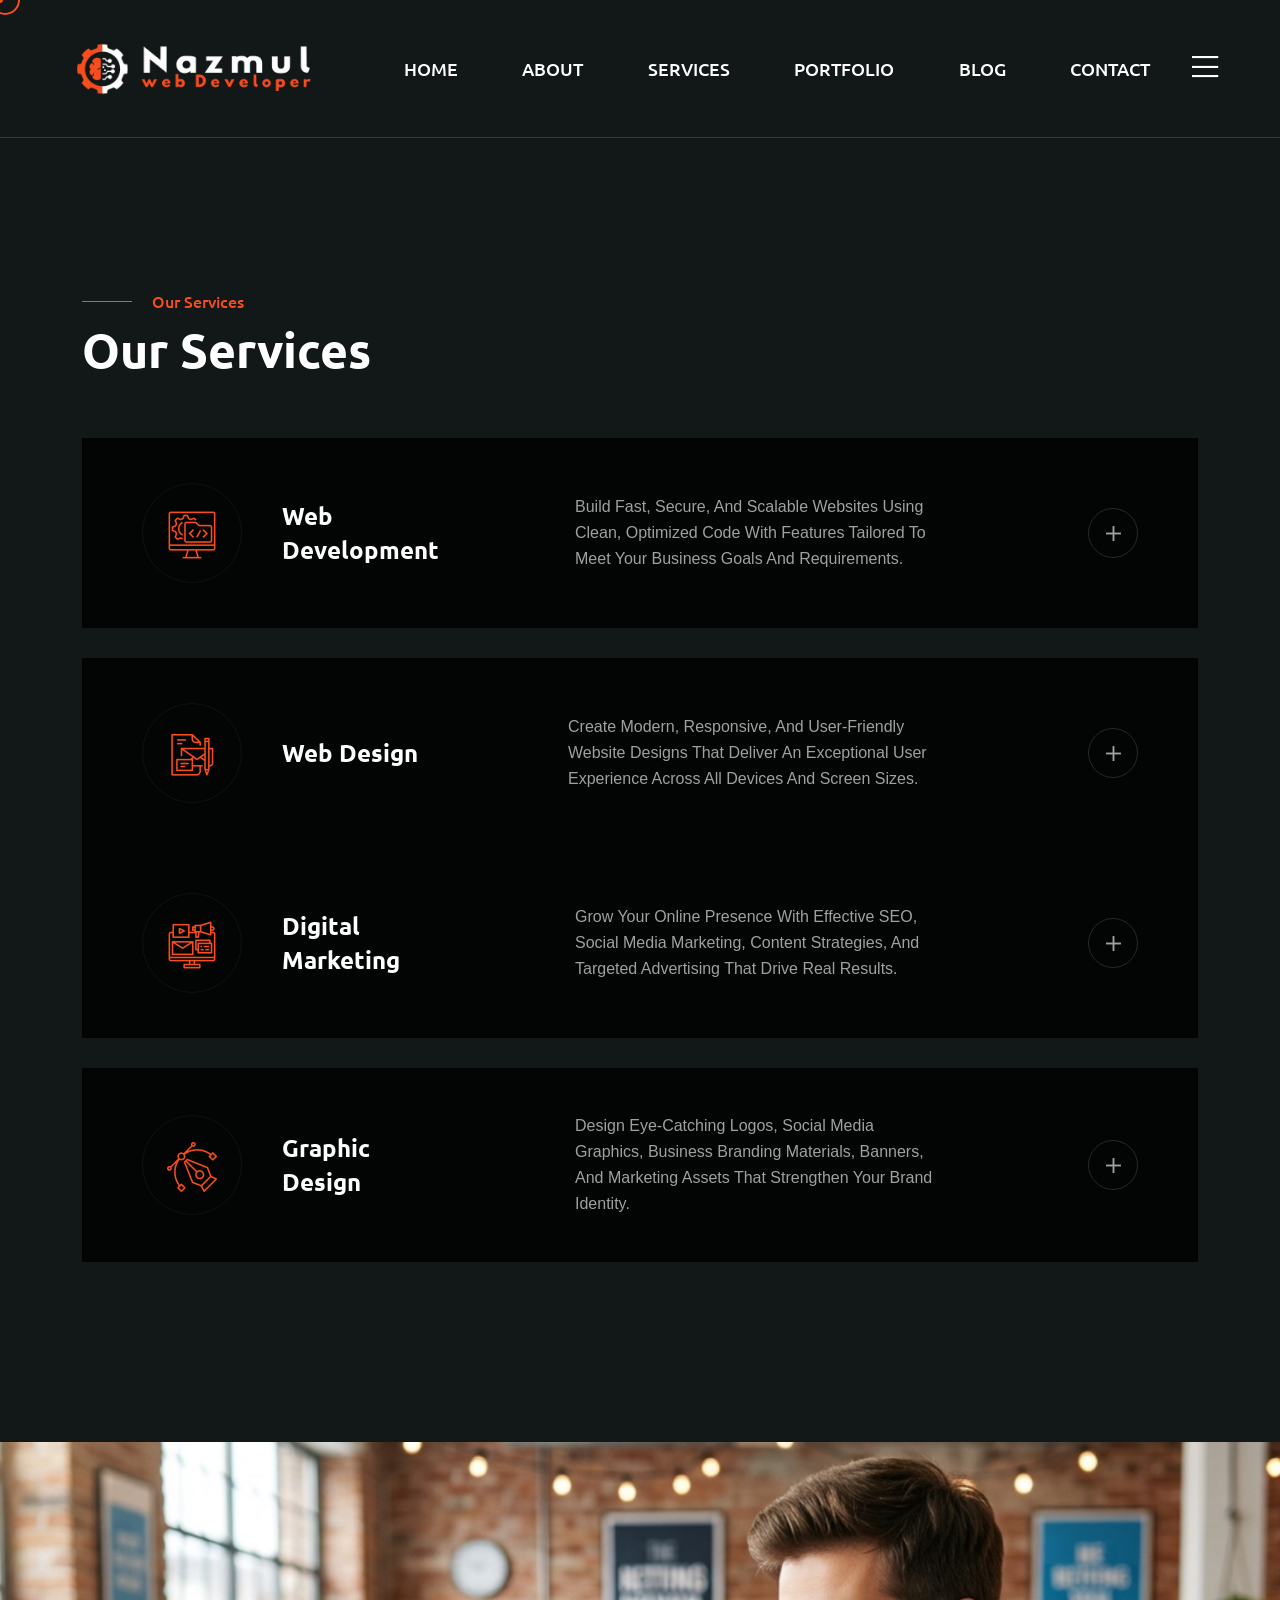
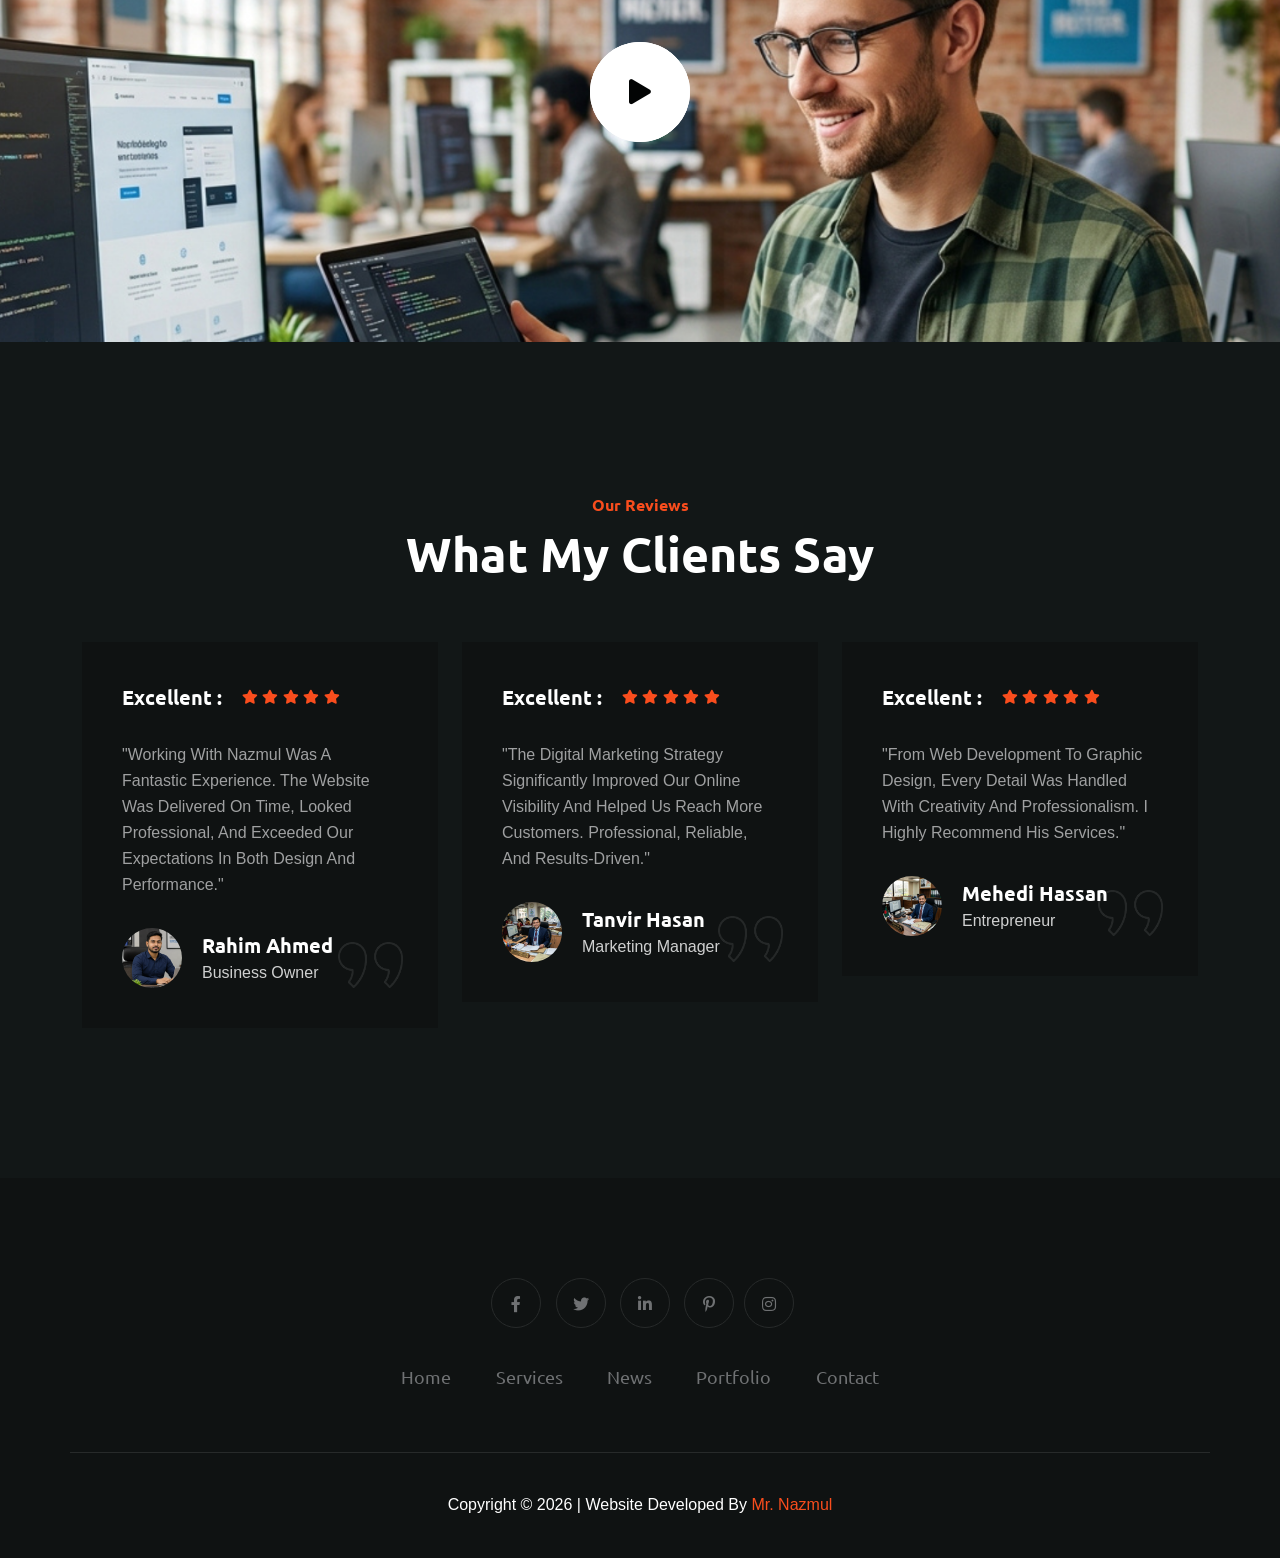
<file: services.html>
<!DOCTYPE html>
<html lang="en">
  <head>
    <!-- Start Meta -->
    <meta charset="UTF-8" />
    <meta http-equiv="X-UA-Compatible" content="IE=edge" />
    <meta name="description" content="Metier  - Portfolio HTML5 Template" />
    <meta
      name="keywords"
      content="Creative, Digital, multipage, landing, freelancer template"
    />
    <meta name="author" content="ThemeOri" />
    <meta name="viewport" content="width=device-width, initial-scale=1" />
    <!-- Title of Site -->
    <title>Services | Mr. Nazmul</title>
    <!-- Favicons -->
    <link rel="icon" type="image/png" href="assets/img/favicon.png" />
    <!-- Bootstrap CSS -->
    <link rel="stylesheet" href="assets/css/bootstrap.min.css" />
    <!-- font awesome -->
    <link rel="stylesheet" href="assets/css/all.css" />
    <!-- Animate CSS -->
    <link rel="stylesheet" href="assets/css/animate.css" />
    <!-- Swiper -->
    <link rel="stylesheet" href="assets/css/swiper-bundle.min.css" />
    <!-- Magnific -->
    <link rel="stylesheet" href="assets/css/magnific-popup.css" />
    <!-- Mean menu -->
    <link rel="stylesheet" href="assets/css/meanmenu.min.css" />
    <!-- Custom CSS -->
    <link rel="stylesheet" href="assets/sass/style.css" />
  </head>

  <body class="custom__cursor">
    <div class="custom__cursor-one"></div>
    <div class="custom__cursor-two"></div>
    <!-- Preloader start -->
    <div class="theme-loader">
      <div class="spinner">
        <div class="double-bounce1"></div>
        <div class="double-bounce2"></div>
      </div>
    </div>
    <!-- Preloader end -->
    <!-- Header Area Start -->
    <div class="header__area all-page">
      <div class="container custom-container">
        <div class="header__area-box">
          <div class="header__area-box-logo two">
            <a href="index.html">
              <img src="assets/img/logo-2.png" alt="" />
            </a>
            <div class="responsive-menu"></div>
          </div>
          <div class="header__area-box-main-menu meanmenu-responsive">
            <ul id="mobilemenu">
              <li>
                <a href="index.html">Home</a>
                <!-- <ul class="sub-menu">
                  <li><a href="index.html">Home 01</a></li>
                  <li><a href="index-2.html">Home 02</a></li>
                  <li><a href="index-3.html">Home 03</a></li>
                </ul> -->
              </li>

              <li><a href="about.html">About</a></li>
              <li><a href="services.html">Services</a></li>


              <!-- <li class="menu-item-has-children">
                <a href="#">Page</a>
                <ul class="sub-menu">
                  <li><a href="about.html">About</a></li>
                  <li><a href="services.html">Services</a></li>
                  <li><a href="services-details.html">Services Details</a></li>
                  <li><a href="error.html">Error</a></li>
                </ul>
              </li> -->
              <li>
                <a href="portfolio.html">Portfolio</a>
                <!-- <ul class="sub-menu">
                  <li><a href="portfolio-1.html">Portfolio 01</a></li>
                  <li><a href="portfolio-2.html">Portfolio 02</a></li>
                  <li><a href="portfolio-3.html">Portfolio 03</a></li>
                  <li>
                    <a href="portfolio-details.html">Portfolio Details 01</a>
                  </li>
                  <li>
                    <a href="portfolio-details-2.html">Portfolio Details 02</a>
                  </li>
                </ul> -->
              </li>
              <li>
                <a href="blog.html">Blog</a>
                <!-- <ul class="sub-menu">
                  <li><a href="blog-standard.html">News</a></li>
                  <li><a href="blog-details.html">News Details</a></li>
                </ul> -->
              </li>
              <li><a href="contact.html">Contact</a></li>
            </ul>
          </div>
          <div class="header__area-box-sidebar">
            <div class="header__area-box-sidebar-popup-icon">
              <a href="#"><i class="fal fa-bars"></i></a>
            </div>
          </div>
          <!-- sidebar Menu Start -->
          <div class="header__area-box-sidebar-popup">
            <div class="sidebar-close-btn">
              <a href="#"><i class="fal fa-times"></i></a>
            </div>
            <div class="header__area-box-sidebar-popup-logo">
              <a href="index.html">
                <img src="assets/img/logo-2.png" alt="" />
              </a>
            </div>
            <p>
              We create modern, user-focused digital experiences that combine clean design, responsive layouts, and reliable performance to help businesses grow and stand out online.
            </p>
            <div class="header__area-box-sidebar-popup-contact">
              <h4 class="mb-25">Contact Me</h4>
              <form action="#">
                <div class="row">
                  <div class="col-sm-12 mb-30">
                    <div
                      class="header__area-box-sidebar-popup-contact-form-item two"
                    >
                      <i class="far fa-user"></i>
                      <input
                        type="text"
                        name="name"
                        placeholder="Your Name"
                        required="required"
                      />
                    </div>
                  </div>
                  <div class="col-sm-12 mb-30">
                    <div
                      class="header__area-box-sidebar-popup-contact-form-item two"
                    >
                      <i class="far fa-envelope-open"></i>
                      <input
                        type="text"
                        name="email"
                        placeholder="Email Address"
                        required="required"
                      />
                    </div>
                  </div>
                  <div class="col-sm-12 mb-30">
                    <div
                      class="header__area-box-sidebar-popup-contact-form-item two"
                    >
                      <i class="fal fa-pen"></i>
                      <textarea
                        name="message"
                        rows="5"
                        placeholder="Message"
                      ></textarea>
                    </div>
                  </div>
                  <div class="col-sm-12">
                    <div
                      class="header__area-box-sidebar-popup-contact-form-item"
                    >
                      <button class="theme-btn-1" type="submit">
                        Submit Now<i class="fal fa-long-arrow-right"></i>
                      </button>
                    </div>
                  </div>
                </div>
              </form>
            </div>
            <div class="header__area-box-sidebar-popup-follow-us">
              <h4 class="mb-25">Follow Me</h4>
              <div class="header__area-box-sidebar-popup-follow-us-social two">
                <ul>
                  <li>
                     <a href="https://www.facebook.com/marketernhsweett"><i class="fab fa-facebook"></i></a>
                  </li>
                  <li>
                     <a href="https://www.linkedin.com/in/marketernhsweet"><i class="fab fa-linkedin-in"></i></a>
                  </li>
                  <li>
                     <a href="https://x.com/marketernhsweet"><i class="fab fa-twitter"></i></a>
                  </li>
                  <li>
                     <a href="https://www.instagram.com/marketernhsweet"><i class="fab fa-instagram"></i></a>
                  </li>
                </ul>
              </div>
            </div>
          </div>
          <div class="sidebar-overlay"></div>
          <!-- sidebar Menu Start -->
        </div>
      </div>
    </div>
    <!-- Header Area End -->
    <!-- Services Area Start -->
    <div class="services__page section-padding">
      <div class="container">
        <div class="row mb-60">
          <div class="col-xl-6 col-lg-8">
            <div class="services__page-title lg-t-center">
              <span class="subtitle">Our Services</span>
              <h2>Our Services</h2>
            </div>
          </div>
        </div>
        <div class="row">
           <div class="col-xl-12 mb-30">
            <div class="services__page-item">
              <div class="services__page-item-left">
                <div class="services__page-item-left-icon">
                  <img src="assets/img/icon/service-2.png" alt="" />
                  <div class="services__area-item-icon-one">
                    <img src="assets/img/icon/services-2.png" alt="" />
                  </div>
                </div>
                <div class="services__page-item-left-content">
                  <h4>
                    <a href="services-details.html">Web Development</a>
                  </h4>
                </div>
              </div>
              <div class="services__page-item-center">
                <p>
                  Build fast, secure, and scalable websites using clean, optimized code with features tailored to meet your business goals and requirements.
                </p>
              </div>
              <div class="services__page-item-right">
                <a href="services-details.html"><i class="fal fa-plus"></i></a>
              </div>
            </div>
          </div>
          <div class="col-xl-12">
            <div class="services__page-item">
              <div class="services__page-item-left">
                <div class="services__page-item-left-icon">
                  <img src="assets/img/icon/service-4.png" alt="" />
                  <div class="services__area-item-icon-one">
                    <img src="assets/img/icon/services-4.png" alt="" />
                  </div>
                </div>
                <div class="services__page-item-left-content">
                  <h4><a href="#">Web Design</a></h4>
                </div>
              </div>
              <div class="services__page-item-center">
                <p>
                  Create modern, responsive, and user-friendly website designs that deliver an exceptional user experience across all devices and screen sizes.
                </p>
              </div>
              <div class="services__page-item-right">
                <a href="#"><i class="fal fa-plus"></i></a>
              </div>
            </div>
          </div>
          <div class="col-xl-12 mb-30">
            <div class="services__page-item">
              <div class="services__page-item-left">
                <div class="services__page-item-left-icon">
                  <img src="assets/img/icon/service-3.png" alt="" />
                  <div class="services__area-item-icon-one">
                    <img src="assets/img/icon/services-3.png" alt="" />
                  </div>
                </div>
                <div class="services__page-item-left-content">
                  <h4><a href="services-details.html">Digital Marketing</a></h4>
                </div>
              </div>
              <div class="services__page-item-center">
                <p>
                  Grow your online presence with effective SEO, social media marketing, content strategies, and targeted advertising that drive real results.
                </p>
              </div>
              <div class="services__page-item-right">
                <a href="services-details.html"><i class="fal fa-plus"></i></a>
              </div>
            </div>
          </div>
          <div class="col-xl-12 mb-30">
            <div class="services__page-item">
              <div class="services__page-item-left">
                <div class="services__page-item-left-icon">
                  <img src="assets/img/icon/service-1.png" alt="" />
                  <div class="services__area-item-icon-one">
                    <img src="assets/img/icon/services-1.png" alt="" />
                  </div>
                </div>
                <div class="services__page-item-left-content">
                  <h4><a href="services-details.html">Graphic Design</a></h4>
                </div>
              </div>
              <div class="services__page-item-center">
                <p>
                  Design eye-catching logos, social media graphics, business branding materials, banners, and marketing assets that strengthen your brand identity.
                </p>
              </div>
              <div class="services__page-item-right">
                <a href="services-details.html"><i class="fal fa-plus"></i></a>
              </div>
            </div>
          </div>
        </div>
      </div>
    </div>
    <!-- Services Area End -->
    <!-- Video Area Start -->
    <div class="video__area" data-background="assets/img/video-1.jpg">
      <div class="container">
        <div class="row">
          <div class="col-xl-12">
            <div class="video__area-play-icon video-pulse">
              <a
                class="video-popup"
                href="https://www.youtube.com/watch?v=0WC-tD-njcA"
                ><i class="fas fa-play"></i
              ></a>
            </div>
          </div>
        </div>
      </div>
    </div>
    <!-- Video Area End -->
    <!-- Feedback Area Start -->
    <div class="feedback__area section-padding">
      <div class="container">
        <div class="row mb-60">
          <div class="col-xl-12">
            <div class="feedback__area-title">
              <span class="subtitle-one">Our Reviews</span>
              <h2>What My Clients Say</h2>
            </div>
          </div>
        </div>
        <div class="row">
          <div class="col-xl-4 col-lg-6 xl-mb-30">
            <div class="feedback__area-item">
              <div class="feedback__area-item-quote">
                <img src="assets/img/icon/quote.png" alt="" />
              </div>
              <div class="feedback__area-item-reviews">
                <h5>Excellent :</h5>
                <ul>
                  <li>
                    <a href="#"><i class="fas fa-star"></i></a>
                  </li>
                  <li>
                    <a href="#"><i class="fas fa-star"></i></a>
                  </li>
                  <li>
                    <a href="#"><i class="fas fa-star"></i></a>
                  </li>
                  <li>
                    <a href="#"><i class="fas fa-star"></i></a>
                  </li>
                  <li>
                    <a href="#"><i class="fas fa-star"></i></a>
                  </li>
                </ul>
              </div>
              <div class="feedback__area-item-content">
                <p>
                  "Working with Nazmul was a fantastic experience. The website was delivered on time, looked professional, and exceeded our expectations in both design and performance."
                </p>
              </div>
              <div class="feedback__area-item-bottom">
                <div class="feedback__area-item-bottom-avatar">
                  <img src="assets/img/avatar/feedback-1.jpg" alt="" />
                </div>
                <div class="feedback__area-item-bottom-title">
                  <h5>Rahim Ahmed</h5>
                  <span>Business Owner</span>
                </div>
              </div>
            </div>
          </div>
          <div class="col-xl-4 col-lg-6 lg-mb-30">
            <div class="feedback__area-item">
              <div class="feedback__area-item-quote">
                <img src="assets/img/icon/quote.png" alt="" />
              </div>
              <div class="feedback__area-item-reviews">
                <h5>Excellent :</h5>
                <ul>
                  <li>
                    <a href="#"><i class="fas fa-star"></i></a>
                  </li>
                  <li>
                    <a href="#"><i class="fas fa-star"></i></a>
                  </li>
                  <li>
                    <a href="#"><i class="fas fa-star"></i></a>
                  </li>
                  <li>
                    <a href="#"><i class="fas fa-star"></i></a>
                  </li>
                  <li>
                    <a href="#"><i class="fas fa-star"></i></a>
                  </li>
                </ul>
              </div>
              <div class="feedback__area-item-content">
                <p>
                  "The digital marketing strategy significantly improved our online visibility and helped us reach more customers. Professional, reliable, and results-driven."
                </p>
              </div>
              <div class="feedback__area-item-bottom">
                <div class="feedback__area-item-bottom-avatar">
                  <img src="assets/img/avatar/feedback-2.jpg" alt="" />
                </div>
                <div class="feedback__area-item-bottom-title">
                  <h5>Tanvir Hasan</h5>
                  <span>Marketing Manager</span>
                </div>
              </div>
            </div>
          </div>
          <div class="col-xl-4 col-lg-6">
            <div class="feedback__area-item">
              <div class="feedback__area-item-quote">
                <img src="assets/img/icon/quote.png" alt="" />
              </div>
              <div class="feedback__area-item-reviews">
                <h5>Excellent :</h5>
                <ul>
                  <li>
                    <a href="#"><i class="fas fa-star"></i></a>
                  </li>
                  <li>
                    <a href="#"><i class="fas fa-star"></i></a>
                  </li>
                  <li>
                    <a href="#"><i class="fas fa-star"></i></a>
                  </li>
                  <li>
                    <a href="#"><i class="fas fa-star"></i></a>
                  </li>
                  <li>
                    <a href="#"><i class="fas fa-star"></i></a>
                  </li>
                </ul>
              </div>
              <div class="feedback__area-item-content">
                <p>
                  "From web development to graphic design, every detail was handled with creativity and professionalism. I highly recommend his services."
                </p>
              </div>
              <div class="feedback__area-item-bottom">
                <div class="feedback__area-item-bottom-avatar">
                  <img src="assets/img/avatar/feedback-3.jpg" alt="" />
                </div>
                <div class="feedback__area-item-bottom-title">
                  <h5>Mehedi Hassan</h5>
                  <span>Entrepreneur</span>
                </div>
              </div>
            </div>
          </div>
        </div>
      </div>
    </div>
    <!-- Feedback Area End -->
    <!-- Footer Area Start -->
    <div class="footer__area pt-60 pb-60">
      <div class="container">
        <div class="row align-items-center">
          <div class="col-xl-12">
            <div class="footer__area-widget t-center">
              <div class="footer__area-widget-about m-0">
                <div class="footer__area-widget-about-social three">
                  <ul>
                   <li>
                      <a href="https://www.facebook.com/marketernhsweett"><i class="fab fa-facebook-f"></i></a>
                    </li>
                    <li>
                      <a href="https://x.com/marketernhsweet"><i class="fab fa-twitter"></i></a>
                    </li>
                    <li>
                      <a href="https://www.linkedin.com/in/marketernhsweet"><i class="fab fa-linkedin-in"></i></a>
                    </li>
                    <li>
                      <a href="https://www.pinterest.com/marketernhsweet"><i class="fab fa-pinterest-p"></i></a>
                    </li>
                    <li>
                      <a href="https://www.instagram.com/marketernhsweet"><i class="fab fa-instagram"></i></a>
                    </li>
                  </ul>
                </div>
                <div class="footer__area-widget-about-menu three">
                  <ul>
                    <li><a href="index.html">Home</a></li>
                    <li><a href="services.html">Services</a></li>
                    <li><a href="blog-standard.html">News</a></li>
                    <li><a href="portfolio-1.html">Portfolio</a></li>
                    <li><a href="contact.html">Contact</a></li>
                  </ul>
                </div>
              </div>
            </div>
          </div>
        </div>
      </div>
    </div>
    <!-- Footer Area End -->
    <!-- Copyright Area Start -->
    <div class="copyright__area">
      <div class="container">
        <div class="row align-items-center copyright__area-border">
          <div class="col-xl-12">
            <div class="copyright__area-left t-center">
              <p>
                 Copyright © 2026 | Website Developed by <a href="index.html"> Mr. Nazmul </a>
              </p>
            </div>
          </div>
        </div>
      </div>
    </div>
    <!-- Copyright Area End -->
    <!-- Scroll Btn Start -->
    <div class="scroll-up">
      <svg
        class="scroll-circle svg-content"
        width="100%"
        height="100%"
        viewBox="-1 -1 102 102"
      >
        <path d="M50,1 a49,49 0 0,1 0,98 a49,49 0 0,1 0,-98" />
      </svg>
    </div>
    <!-- Scroll Btn End -->
    <!-- Main JS -->
    <script src="assets/js/jquery-3.6.0.min.js"></script>
    <!-- Bootstrap JS -->
    <script src="assets/js/bootstrap.min.js"></script>
    <!-- Counter up -->
    <script src="assets/js/jquery.counterup.min.js"></script>
    <!-- Popper JS -->
    <script src="assets/js/popper.min.js"></script>
    <!-- Progressbar JS -->
    <script src="assets/js/progressbar.min.js"></script>
    <!-- Magnific JS -->
    <script src="assets/js/jquery.magnific-popup.min.js"></script>
    <!-- Swiper JS -->
    <script src="assets/js/swiper-bundle.min.js"></script>
    <!-- Waypoints JS -->
    <script src="assets/js/jquery.waypoints.min.js"></script>
    <!-- Isotope JS -->
    <script src="assets/js/isotope.pkgd.min.js"></script>
    <!-- Mean menu -->
    <script src="assets/js/jquery.meanmenu.min.js"></script>
    <!-- Custom JS -->
    <script src="assets/js/custom.js"></script>
  </body>
</html>
</file>
<file: assets/sass/style.css>
/*Name: My Portfolio
  Author: Mr. Nazmul
  Author URL: https://github.com/nazmulhussain7969/My-Portfolio

*/

/*==========================================================================
Font
========================================================================== */
/*==========================================================================
Color
========================================================================== */
/*==========================================================================
Common Css
==========================================================================*/
@import url("https://fonts.googleapis.com/css2?family=Lora:wght@400;500;600;700&display=swap");
@import url("https://fonts.googleapis.com/css2?family=Ubuntu:wght@300;400;500;700&display=swap");
body {
  font-family: "Inter", sans-serif;
  color: #CFD0D0;
  font-size: 16px;
  line-height: 26px;
  font-weight: 400;
  text-transform: capitalize;
}

img {
  max-width: 100%;
  height: auto;
  transition: all 0.4s ease-out 0s;
}

a {
  outline: none;
  color: inherit;
  text-decoration: none;
}

a,
button,
i {
  text-decoration: none;
  color: inherit;
}

a:focus,
a:hover {
  text-decoration: none;
  color: inherit;
}

.section-padding {
  padding: 150px 0px;
}

@media (max-width: 575px) {
  .section-padding {
    padding: 90px 0px;
  }
}
.display-none {
  display: none;
}

.img__full {
  width: 100%;
}

/*==========================================================================
Form
==========================================================================*/
button,
input[type=button],
input[type=reset],
input[type=submit] {
  border: 1px solid #272A2A;
  border-color: transparent;
  border-radius: 0px;
  background: #F94D1D;
  color: #FFFFFF;
  line-height: 1;
  padding: 0.6em 1em 0.4em;
}

button:hover,
input[type=button]:hover,
input[type=reset]:hover,
input[type=submit]:hover {
  border-color: transparent;
}

button:active,
button:focus,
input[type=button]:active,
input[type=button]:focus,
input[type=reset]:active,
input[type=reset]:focus,
input[type=submit]:active,
input[type=submit]:focus {
  border-color: transparent;
}

input[type=text],
input[type=email],
input[type=url],
input[type=password],
input[type=search],
input[type=number],
input[type=tel],
input[type=range],
input[type=date],
input[type=month],
input[type=week],
input[type=time],
input[type=datetime],
input[type=datetime-local],
input[type=color],
textarea {
  color: #FFFFFF;
  border: 1px solid;
  border-radius: 0px;
  width: 100%;
  height: 60px;
  border: 1px solid #272A2A;
  background: #FFFFFF;
  padding-left: 20px;
}

input[type=text]:focus,
input[type=email]:focus,
input[type=url]:focus,
input[type=password]:focus,
input[type=search]:focus,
input[type=number]:focus,
input[type=tel]:focus,
input[type=range]:focus,
input[type=date]:focus,
input[type=month]:focus,
input[type=week]:focus,
input[type=time]:focus,
input[type=datetime]:focus,
input[type=datetime-local]:focus,
input[type=color]:focus,
textarea:focus {
  color: #FFFFFF;
  outline: none;
  box-shadow: none;
  border-color: #F94D1D;
}

select {
  border: 1px solid #3F4144;
}

textarea {
  width: 100%;
  height: 150px;
  padding-top: 15px;
}

button,
button:hover,
button:focus {
  box-shadow: none;
  border: none;
  outline: none;
}

/*==========================================================================
Hedging CSS
==========================================================================*/
h1 {
  font-size: 84px;
  line-height: 94px;
  padding: 0;
  margin: 0;
  color: #FFFFFF;
  font-family: "Ubuntu", sans-serif;
  font-weight: 700;
}

h2 {
  font-size: 48px;
  line-height: 58px;
  padding: 0;
  margin: 0;
  color: #FFFFFF;
  font-family: "Ubuntu", sans-serif;
  font-weight: 700;
}

h3 {
  font-size: 30px;
  line-height: 40px;
  padding: 0;
  margin: 0;
  color: #FFFFFF;
  font-family: "Ubuntu", sans-serif;
  font-weight: 700;
}

h4 {
  font-size: 24px;
  line-height: 34px;
  padding: 0;
  margin: 0;
  color: #FFFFFF;
  font-family: "Ubuntu", sans-serif;
  font-weight: 700;
}

h5 {
  font-size: 20px;
  line-height: 30px;
  padding: 0;
  margin: 0;
  color: #FFFFFF;
  font-family: "Ubuntu", sans-serif;
  font-weight: 700;
}

h6 {
  font-size: 18px;
  line-height: 28px;
  padding: 0;
  margin: 0;
  color: #FFFFFF;
  font-family: "Ubuntu", sans-serif;
  font-weight: 700;
}

p {
  font-size: 16px;
  line-height: 26px;
  padding: 0;
  margin: 0;
  color: #9FA0A1;
  font-family: "Inter", sans-serif;
}

.t-left {
  text-align: left;
}

.t-center {
  text-align: center;
}

.t-right {
  text-align: right;
}

@media (max-width: 767px) {
  h2 {
    font-size: 46px;
    line-height: 56px;
  }
}
@media (max-width: 530px) {
  h2 {
    font-size: 40px;
    line-height: 50px;
  }
}
@media (max-width: 460px) {
  h2 {
    font-size: 38px;
    line-height: 48px;
  }
}
@media (max-width: 430px) {
  h2 {
    font-size: 30px;
    line-height: 40px;
  }
  h3 {
    font-size: 26px;
    line-height: 36px;
  }
  h4 {
    font-size: 24px;
    line-height: 34px;
  }
}
/*==========================================================================
Theme Btn CSS
==========================================================================*/
.theme-btn,
.theme-btn-1 {
  background: #F94D1D;
  color: #FFFFFF;
  display: inline-flex;
  font-size: 16px;
  padding: 0 35px;
  text-align: center;
  font-weight: 700;
  font-family: "Inter", sans-serif;
  z-index: 3;
  position: relative;
  transition: all 0.5s ease-out 0s;
  align-items: center;
  line-height: 60px;
  overflow: hidden;
}
.theme-btn::after,
.theme-btn-1::after {
  position: absolute;
  content: "";
  position: absolute;
  width: 0;
  transition: all 0.5s ease-out 0s;
  height: 100%;
  top: 0;
  left: 0;
  right: 0;
  margin: 0 auto;
  z-index: -1;
}
.theme-btn i::before,
.theme-btn-1 i::before {
  font-size: 22px;
  margin-left: 10px;
  top: 1px;
  position: relative;
}
.theme-btn:hover,
.theme-btn-1:hover {
  color: #FFFFFF;
}
.theme-btn:hover::after,
.theme-btn-1:hover::after {
  width: 100%;
}
.theme-btn:focus,
.theme-btn-1:focus {
  color: #FFFFFF;
}

.theme-btn {
  background: #005BA4;
}
.theme-btn:hover {
  color: #030404;
}
.theme-btn::after {
  background: #FFFFFF;
}

.theme-btn-1 {
  background: #F94D1D;
}
.theme-btn-1:hover {
  color: #030404;
}
.theme-btn-1::after {
  background: #FFFFFF;
}

.simple-btn {
  display: inline-block;
  color: #FFFFFF;
  font-size: 14px;
  line-height: 24px;
  font-weight: 600;
  transition: all 0.4s ease-in-out;
  text-transform: capitalize;
}
.simple-btn i {
  position: relative;
  top: 1px;
  margin-left: 8px;
}
.simple-btn:hover {
  color: #F94D1D;
}

.subtitle {
  display: inline-block;
  position: relative;
  font-weight: 500;
  color: #F94D1D;
  text-transform: capitalize;
  z-index: 1;
  margin-bottom: 6px;
  padding-left: 70px;
  font-family: "Ubuntu", sans-serif;
}
.subtitle::after {
  position: absolute;
  top: 13px;
  content: "";
  left: 0;
  width: 50px;
  height: 1px;
  background: #F94D1D;
}
.subtitle.one {
  color: #005BA4;
}
.subtitle.one::after {
  background: #005BA4;
}

.subtitle-one {
  display: inline-block;
  font-family: "Ubuntu", sans-serif;
  position: relative;
  font-weight: 600;
  color: #F94D1D;
  text-transform: capitalize;
  z-index: 1;
  margin-bottom: 6px;
}

@-webkit-keyframes rotate {
  100% {
    transform: rotate(90deg);
  }
}

@keyframes rotate {
  100% {
    transform: rotate(90deg);
  }
}
/*==========================================================================
Scroll Top CSS
==========================================================================*/
.scroll-up {
  cursor: pointer;
  display: block;
  border-radius: 50px;
  box-shadow: inset 0 0 0 2px #3F4144;
  z-index: 10000;
  opacity: 0;
  visibility: hidden;
  transform: translateY(15px);
  position: fixed;
  right: 20px;
  bottom: 20px;
  height: 50px;
  width: 50px;
  transition: all 200ms linear;
}
.scroll-up::after {
  position: absolute;
  font-family: "Font Awesome 5 Pro";
  content: "\f176";
  text-align: center;
  line-height: 50px;
  font-size: 24px;
  color: #F94D1D;
  left: 0;
  top: 0;
  font-size: 20px;
  height: 50px;
  width: 50px;
  cursor: pointer;
  display: block;
  z-index: 1;
  transition: all 200ms linear;
}
.scroll-up.active-scroll {
  opacity: 1;
  visibility: visible;
  transform: translateY(0);
}
.scroll-up svg path {
  fill: none;
}
.scroll-up svg.scroll-circle path {
  stroke: #F94D1D;
  stroke-width: 4;
  box-sizing: border-box;
  transition: all 200ms linear;
}

.scroll-one {
  box-shadow: inset 0 0 0 2px #121717;
}
.scroll-one::after {
  color: #005BA4;
}
.scroll-one svg.scroll-circle path {
  stroke: #005BA4;
}

/*==========================================================================
Preloader CSS
========================================================================== */
.spinner {
  width: 80px;
  height: 80px;
  position: relative;
  margin: 100px auto;
}

.double-bounce1,
.double-bounce2 {
  width: 100%;
  height: 100%;
  border-radius: 50%;
  background-color: #FFFFFF;
  opacity: 0.6;
  position: absolute;
  top: 0;
  left: 0;
  -webkit-animation: sk-bounce 2s infinite ease-in-out;
          animation: sk-bounce 2s infinite ease-in-out;
}

.double-bounce2 {
  -webkit-animation-delay: -1s;
          animation-delay: -1s;
}

@-webkit-keyframes sk-bounce {
  0%, 100% {
    transform: scale(0);
    -webkit-transform: scale(0);
  }
  50% {
    transform: scale(1);
    -webkit-transform: scale(1);
  }
}

@keyframes sk-bounce {
  0%, 100% {
    transform: scale(0);
    -webkit-transform: scale(0);
  }
  50% {
    transform: scale(1);
    -webkit-transform: scale(1);
  }
}
.theme-loader {
  position: fixed;
  width: 100%;
  height: 100%;
  background: #030404;
  z-index: 9999999999;
}

.theme-loader .spinner {
  left: 50%;
  top: 50%;
  margin-left: -40px;
  margin-top: -40px;
}

/*==========================================================================
Video Animation CSS
==========================================================================*/
.video-pulse::after, .video-pulse::before {
  position: absolute;
  content: "";
  width: 100%;
  height: 100%;
  border: 1px solid #FFFFFF;
  left: 0;
  top: 0;
  border-radius: 50%;
  -webkit-animation-duration: 2.5s;
          animation-duration: 2.5s;
  -webkit-animation-timing-function: linear;
          animation-timing-function: linear;
  -webkit-animation-name: video-animation;
          animation-name: video-animation;
  -webkit-animation-iteration-count: infinite;
          animation-iteration-count: infinite;
}

.video-pulse::before {
  -webkit-animation-delay: 1s;
          animation-delay: 1s;
}

@-webkit-keyframes video-animation {
  0% {
    opacity: 0.5;
    transform: scale(1);
  }
  50% {
    opacity: 0.2;
    transform: scale(1.5);
  }
  100% {
    opacity: 0;
    transform: scale(2);
  }
}

@keyframes video-animation {
  0% {
    opacity: 0.5;
    transform: scale(1);
  }
  50% {
    opacity: 0.2;
    transform: scale(1.5);
  }
  100% {
    opacity: 0;
    transform: scale(2);
  }
}
/*==========================================================================
Custom Cursor
========================================================================== */
.custom__cursor-one {
  width: 30px;
  height: 30px;
  border-radius: 100%;
  border: 2px solid #F94D1D;
  transition: all 200ms ease-out;
  position: fixed;
  pointer-events: none;
  left: 0;
  top: 0;
  transform: translate(calc(-50% + 5px), -50%);
  z-index: 999999;
}
.custom__cursor-one.main {
  border-color: #005BA4;
}

.custom__cursor-two {
  width: 6px;
  height: 6px;
  border-radius: 100%;
  background: #F94D1D;
  position: fixed;
  transform: translate(-50%, -50%);
  pointer-events: none;
  transition: width 0.3s, height 0.3s, opacity 0.3s;
  z-index: 999999;
}
.custom__cursor-two.main {
  background: #005BA4;
}

.custom__cursor__hover {
  background: #F94D1D;
  opacity: 0.2;
  width: 70px;
  height: 70px;
}
.custom__cursor__hover.main {
  background: #005BA4;
  opacity: 0.4;
}

.custom-container {
  max-width: 1700px;
  margin: 0 auto;
}

.mt-0 {
  margin-top: 0px;
}

.mb-0 {
  margin-bottom: 0px;
}

.ml-0 {
  margin-left: 0px;
}

.mr-0 {
  margin-right: 0px;
}

.pt-0 {
  padding-top: 0px;
}

.pb-0 {
  padding-bottom: 0px;
}

.pl-0 {
  padding-left: 0px;
}

.pr-0 {
  padding-right: 0px;
}

.mt-5 {
  margin-top: 5px;
}

.mb-5 {
  margin-bottom: 5px;
}

.ml-5 {
  margin-left: 5px;
}

.mr-5 {
  margin-right: 5px;
}

.pt-5 {
  padding-top: 5px;
}

.pb-5 {
  padding-bottom: 5px;
}

.pl-5 {
  padding-left: 5px;
}

.pr-5 {
  padding-right: 5px;
}

.mt-10 {
  margin-top: 10px;
}

.mb-10 {
  margin-bottom: 10px;
}

.ml-10 {
  margin-left: 10px;
}

.mr-10 {
  margin-right: 10px;
}

.pt-10 {
  padding-top: 10px;
}

.pb-10 {
  padding-bottom: 10px;
}

.pl-10 {
  padding-left: 10px;
}

.pr-10 {
  padding-right: 10px;
}

.mt-15 {
  margin-top: 15px;
}

.mb-15 {
  margin-bottom: 15px;
}

.ml-15 {
  margin-left: 15px;
}

.mr-15 {
  margin-right: 15px;
}

.pt-15 {
  padding-top: 15px;
}

.pb-15 {
  padding-bottom: 15px;
}

.pl-15 {
  padding-left: 15px;
}

.pr-15 {
  padding-right: 15px;
}

.mt-20 {
  margin-top: 20px;
}

.mb-20 {
  margin-bottom: 20px;
}

.ml-20 {
  margin-left: 20px;
}

.mr-20 {
  margin-right: 20px;
}

.pt-20 {
  padding-top: 20px;
}

.pb-20 {
  padding-bottom: 20px;
}

.pl-20 {
  padding-left: 20px;
}

.pr-20 {
  padding-right: 20px;
}

.mt-25 {
  margin-top: 25px;
}

.mb-25 {
  margin-bottom: 25px;
}

.ml-25 {
  margin-left: 25px;
}

.mr-25 {
  margin-right: 25px;
}

.pt-25 {
  padding-top: 25px;
}

.pb-25 {
  padding-bottom: 25px;
}

.pl-25 {
  padding-left: 25px;
}

.pr-25 {
  padding-right: 25px;
}

.mt-30 {
  margin-top: 30px;
}

.mb-30 {
  margin-bottom: 30px;
}

.ml-30 {
  margin-left: 30px;
}

.mr-30 {
  margin-right: 30px;
}

.pt-30 {
  padding-top: 30px;
}

.pb-30 {
  padding-bottom: 30px;
}

.pl-30 {
  padding-left: 30px;
}

.pr-30 {
  padding-right: 30px;
}

.mt-35 {
  margin-top: 35px;
}

.mb-35 {
  margin-bottom: 35px;
}

.ml-35 {
  margin-left: 35px;
}

.mr-35 {
  margin-right: 35px;
}

.pt-35 {
  padding-top: 35px;
}

.pb-35 {
  padding-bottom: 35px;
}

.pl-35 {
  padding-left: 35px;
}

.pr-35 {
  padding-right: 35px;
}

.mt-40 {
  margin-top: 40px;
}

.mb-40 {
  margin-bottom: 40px;
}

.ml-40 {
  margin-left: 40px;
}

.mr-40 {
  margin-right: 40px;
}

.pt-40 {
  padding-top: 40px;
}

.pb-40 {
  padding-bottom: 40px;
}

.pl-40 {
  padding-left: 40px;
}

.pr-40 {
  padding-right: 40px;
}

.mt-45 {
  margin-top: 45px;
}

.mb-45 {
  margin-bottom: 45px;
}

.ml-45 {
  margin-left: 45px;
}

.mr-45 {
  margin-right: 45px;
}

.pt-45 {
  padding-top: 45px;
}

.pb-45 {
  padding-bottom: 45px;
}

.pl-45 {
  padding-left: 45px;
}

.pr-45 {
  padding-right: 45px;
}

.mt-50 {
  margin-top: 50px;
}

.mb-50 {
  margin-bottom: 50px;
}

.ml-50 {
  margin-left: 50px;
}

.mr-50 {
  margin-right: 50px;
}

.pt-50 {
  padding-top: 50px;
}

.pb-50 {
  padding-bottom: 50px;
}

.pl-50 {
  padding-left: 50px;
}

.pr-50 {
  padding-right: 50px;
}

.mt-55 {
  margin-top: 55px;
}

.mb-55 {
  margin-bottom: 55px;
}

.ml-55 {
  margin-left: 55px;
}

.mr-55 {
  margin-right: 55px;
}

.pt-55 {
  padding-top: 55px;
}

.pb-55 {
  padding-bottom: 55px;
}

.pl-55 {
  padding-left: 55px;
}

.pr-55 {
  padding-right: 55px;
}

.mt-60 {
  margin-top: 60px;
}

.mb-60 {
  margin-bottom: 60px;
}

.ml-60 {
  margin-left: 60px;
}

.mr-60 {
  margin-right: 60px;
}

.pt-60 {
  padding-top: 60px;
}

.pb-60 {
  padding-bottom: 60px;
}

.pl-60 {
  padding-left: 60px;
}

.pr-60 {
  padding-right: 60px;
}

.mt-65 {
  margin-top: 65px;
}

.mb-65 {
  margin-bottom: 65px;
}

.ml-65 {
  margin-left: 65px;
}

.mr-65 {
  margin-right: 65px;
}

.pt-65 {
  padding-top: 65px;
}

.pb-65 {
  padding-bottom: 65px;
}

.pl-65 {
  padding-left: 65px;
}

.pr-65 {
  padding-right: 65px;
}

.mt-70 {
  margin-top: 70px;
}

.mb-70 {
  margin-bottom: 70px;
}

.ml-70 {
  margin-left: 70px;
}

.mr-70 {
  margin-right: 70px;
}

.pt-70 {
  padding-top: 70px;
}

.pb-70 {
  padding-bottom: 70px;
}

.pl-70 {
  padding-left: 70px;
}

.pr-70 {
  padding-right: 70px;
}

.mt-75 {
  margin-top: 75px;
}

.mb-75 {
  margin-bottom: 75px;
}

.ml-75 {
  margin-left: 75px;
}

.mr-75 {
  margin-right: 75px;
}

.pt-75 {
  padding-top: 75px;
}

.pb-75 {
  padding-bottom: 75px;
}

.pl-75 {
  padding-left: 75px;
}

.pr-75 {
  padding-right: 75px;
}

.mt-80 {
  margin-top: 80px;
}

.mb-80 {
  margin-bottom: 80px;
}

.ml-80 {
  margin-left: 80px;
}

.mr-80 {
  margin-right: 80px;
}

.pt-80 {
  padding-top: 80px;
}

.pb-80 {
  padding-bottom: 80px;
}

.pl-80 {
  padding-left: 80px;
}

.pr-80 {
  padding-right: 80px;
}

.mt-85 {
  margin-top: 85px;
}

.mb-85 {
  margin-bottom: 85px;
}

.ml-85 {
  margin-left: 85px;
}

.mr-85 {
  margin-right: 85px;
}

.pt-85 {
  padding-top: 85px;
}

.pb-85 {
  padding-bottom: 85px;
}

.pl-85 {
  padding-left: 85px;
}

.pr-85 {
  padding-right: 85px;
}

.mt-90 {
  margin-top: 90px;
}

.mb-90 {
  margin-bottom: 90px;
}

.ml-90 {
  margin-left: 90px;
}

.mr-90 {
  margin-right: 90px;
}

.pt-90 {
  padding-top: 90px;
}

.pb-90 {
  padding-bottom: 90px;
}

.pl-90 {
  padding-left: 90px;
}

.pr-90 {
  padding-right: 90px;
}

.mt-95 {
  margin-top: 95px;
}

.mb-95 {
  margin-bottom: 95px;
}

.ml-95 {
  margin-left: 95px;
}

.mr-95 {
  margin-right: 95px;
}

.pt-95 {
  padding-top: 95px;
}

.pb-95 {
  padding-bottom: 95px;
}

.pl-95 {
  padding-left: 95px;
}

.pr-95 {
  padding-right: 95px;
}

.mt-100 {
  margin-top: 100px;
}

.mb-100 {
  margin-bottom: 100px;
}

.ml-100 {
  margin-left: 100px;
}

.mr-100 {
  margin-right: 100px;
}

.pt-100 {
  padding-top: 100px;
}

.pb-100 {
  padding-bottom: 100px;
}

.pl-100 {
  padding-left: 100px;
}

.pr-100 {
  padding-right: 100px;
}

.mt-105 {
  margin-top: 105px;
}

.mb-105 {
  margin-bottom: 105px;
}

.ml-105 {
  margin-left: 105px;
}

.mr-105 {
  margin-right: 105px;
}

.pt-105 {
  padding-top: 105px;
}

.pb-105 {
  padding-bottom: 105px;
}

.pl-105 {
  padding-left: 105px;
}

.pr-105 {
  padding-right: 105px;
}

.mt-110 {
  margin-top: 110px;
}

.mb-110 {
  margin-bottom: 110px;
}

.ml-110 {
  margin-left: 110px;
}

.mr-110 {
  margin-right: 110px;
}

.pt-110 {
  padding-top: 110px;
}

.pb-110 {
  padding-bottom: 110px;
}

.pl-110 {
  padding-left: 110px;
}

.pr-110 {
  padding-right: 110px;
}

.mt-115 {
  margin-top: 115px;
}

.mb-115 {
  margin-bottom: 115px;
}

.ml-115 {
  margin-left: 115px;
}

.mr-115 {
  margin-right: 115px;
}

.pt-115 {
  padding-top: 115px;
}

.pb-115 {
  padding-bottom: 115px;
}

.pl-115 {
  padding-left: 115px;
}

.pr-115 {
  padding-right: 115px;
}

.mt-120 {
  margin-top: 120px;
}

.mb-120 {
  margin-bottom: 120px;
}

.ml-120 {
  margin-left: 120px;
}

.mr-120 {
  margin-right: 120px;
}

.pt-120 {
  padding-top: 120px;
}

.pb-120 {
  padding-bottom: 120px;
}

.pl-120 {
  padding-left: 120px;
}

.pr-120 {
  padding-right: 120px;
}

@media (max-width: 1199px) {
  .xl-mb-0 {
    margin-bottom: 0px;
  }
  .xl-ml-0 {
    margin-left: 0px;
  }
  .xl-mr-0 {
    margin-right: 0px;
  }
  .xl-mb-5 {
    margin-bottom: 5px;
  }
  .xl-ml-5 {
    margin-left: 5px;
  }
  .xl-mr-5 {
    margin-right: 5px;
  }
  .xl-mb-10 {
    margin-bottom: 10px;
  }
  .xl-ml-10 {
    margin-left: 10px;
  }
  .xl-mr-10 {
    margin-right: 10px;
  }
  .xl-mb-15 {
    margin-bottom: 15px;
  }
  .xl-ml-15 {
    margin-left: 15px;
  }
  .xl-mr-15 {
    margin-right: 15px;
  }
  .xl-mb-20 {
    margin-bottom: 20px;
  }
  .xl-ml-20 {
    margin-left: 20px;
  }
  .xl-mr-20 {
    margin-right: 20px;
  }
  .xl-mb-25 {
    margin-bottom: 25px;
  }
  .xl-ml-25 {
    margin-left: 25px;
  }
  .xl-mr-25 {
    margin-right: 25px;
  }
  .xl-mb-30 {
    margin-bottom: 30px;
  }
  .xl-ml-30 {
    margin-left: 30px;
  }
  .xl-mr-30 {
    margin-right: 30px;
  }
  .xl-mb-35 {
    margin-bottom: 35px;
  }
  .xl-ml-35 {
    margin-left: 35px;
  }
  .xl-mr-35 {
    margin-right: 35px;
  }
  .xl-mb-40 {
    margin-bottom: 40px;
  }
  .xl-ml-40 {
    margin-left: 40px;
  }
  .xl-mr-40 {
    margin-right: 40px;
  }
  .xl-mb-45 {
    margin-bottom: 45px;
  }
  .xl-ml-45 {
    margin-left: 45px;
  }
  .xl-mr-45 {
    margin-right: 45px;
  }
  .xl-mb-50 {
    margin-bottom: 50px;
  }
  .xl-ml-50 {
    margin-left: 50px;
  }
  .xl-mr-50 {
    margin-right: 50px;
  }
  .xl-mb-55 {
    margin-bottom: 55px;
  }
  .xl-ml-55 {
    margin-left: 55px;
  }
  .xl-mr-55 {
    margin-right: 55px;
  }
  .xl-mb-60 {
    margin-bottom: 60px;
  }
  .xl-ml-60 {
    margin-left: 60px;
  }
  .xl-mr-60 {
    margin-right: 60px;
  }
  .xl-mb-65 {
    margin-bottom: 65px;
  }
  .xl-ml-65 {
    margin-left: 65px;
  }
  .xl-mr-65 {
    margin-right: 65px;
  }
  .xl-mb-70 {
    margin-bottom: 70px;
  }
  .xl-ml-70 {
    margin-left: 70px;
  }
  .xl-mr-70 {
    margin-right: 70px;
  }
  .xl-mb-75 {
    margin-bottom: 75px;
  }
  .xl-ml-75 {
    margin-left: 75px;
  }
  .xl-mr-75 {
    margin-right: 75px;
  }
  .xl-mb-80 {
    margin-bottom: 80px;
  }
  .xl-ml-80 {
    margin-left: 80px;
  }
  .xl-mr-80 {
    margin-right: 80px;
  }
  .xl-mb-85 {
    margin-bottom: 85px;
  }
  .xl-ml-85 {
    margin-left: 85px;
  }
  .xl-mr-85 {
    margin-right: 85px;
  }
  .xl-mb-90 {
    margin-bottom: 90px;
  }
  .xl-ml-90 {
    margin-left: 90px;
  }
  .xl-mr-90 {
    margin-right: 90px;
  }
  .xl-mb-95 {
    margin-bottom: 95px;
  }
  .xl-ml-95 {
    margin-left: 95px;
  }
  .xl-mr-95 {
    margin-right: 95px;
  }
}
@media (max-width: 991px) {
  .lg-mb-0 {
    margin-bottom: 0px;
  }
  .lg-mt-0 {
    margin-top: 0px;
  }
  .lg-ml-0 {
    margin-left: 0px;
  }
  .lg-pt-0 {
    padding-top: 0px;
  }
  .lg-pb-0 {
    padding-bottom: 0px;
  }
  .lg-pl-0 {
    padding-left: 0px;
  }
  .lg-pr-0 {
    padding-right: 0px;
  }
  .lg-mb-5 {
    margin-bottom: 5px;
  }
  .lg-mt-5 {
    margin-top: 5px;
  }
  .lg-ml-5 {
    margin-left: 5px;
  }
  .lg-pt-5 {
    padding-top: 5px;
  }
  .lg-pb-5 {
    padding-bottom: 5px;
  }
  .lg-pl-5 {
    padding-left: 5px;
  }
  .lg-pr-5 {
    padding-right: 5px;
  }
  .lg-mb-10 {
    margin-bottom: 10px;
  }
  .lg-mt-10 {
    margin-top: 10px;
  }
  .lg-ml-10 {
    margin-left: 10px;
  }
  .lg-pt-10 {
    padding-top: 10px;
  }
  .lg-pb-10 {
    padding-bottom: 10px;
  }
  .lg-pl-10 {
    padding-left: 10px;
  }
  .lg-pr-10 {
    padding-right: 10px;
  }
  .lg-mb-15 {
    margin-bottom: 15px;
  }
  .lg-mt-15 {
    margin-top: 15px;
  }
  .lg-ml-15 {
    margin-left: 15px;
  }
  .lg-pt-15 {
    padding-top: 15px;
  }
  .lg-pb-15 {
    padding-bottom: 15px;
  }
  .lg-pl-15 {
    padding-left: 15px;
  }
  .lg-pr-15 {
    padding-right: 15px;
  }
  .lg-mb-20 {
    margin-bottom: 20px;
  }
  .lg-mt-20 {
    margin-top: 20px;
  }
  .lg-ml-20 {
    margin-left: 20px;
  }
  .lg-pt-20 {
    padding-top: 20px;
  }
  .lg-pb-20 {
    padding-bottom: 20px;
  }
  .lg-pl-20 {
    padding-left: 20px;
  }
  .lg-pr-20 {
    padding-right: 20px;
  }
  .lg-mb-25 {
    margin-bottom: 25px;
  }
  .lg-mt-25 {
    margin-top: 25px;
  }
  .lg-ml-25 {
    margin-left: 25px;
  }
  .lg-pt-25 {
    padding-top: 25px;
  }
  .lg-pb-25 {
    padding-bottom: 25px;
  }
  .lg-pl-25 {
    padding-left: 25px;
  }
  .lg-pr-25 {
    padding-right: 25px;
  }
  .lg-mb-30 {
    margin-bottom: 30px;
  }
  .lg-mt-30 {
    margin-top: 30px;
  }
  .lg-ml-30 {
    margin-left: 30px;
  }
  .lg-pt-30 {
    padding-top: 30px;
  }
  .lg-pb-30 {
    padding-bottom: 30px;
  }
  .lg-pl-30 {
    padding-left: 30px;
  }
  .lg-pr-30 {
    padding-right: 30px;
  }
  .lg-mb-35 {
    margin-bottom: 35px;
  }
  .lg-mt-35 {
    margin-top: 35px;
  }
  .lg-ml-35 {
    margin-left: 35px;
  }
  .lg-pt-35 {
    padding-top: 35px;
  }
  .lg-pb-35 {
    padding-bottom: 35px;
  }
  .lg-pl-35 {
    padding-left: 35px;
  }
  .lg-pr-35 {
    padding-right: 35px;
  }
  .lg-mb-40 {
    margin-bottom: 40px;
  }
  .lg-mt-40 {
    margin-top: 40px;
  }
  .lg-ml-40 {
    margin-left: 40px;
  }
  .lg-pt-40 {
    padding-top: 40px;
  }
  .lg-pb-40 {
    padding-bottom: 40px;
  }
  .lg-pl-40 {
    padding-left: 40px;
  }
  .lg-pr-40 {
    padding-right: 40px;
  }
  .lg-mb-45 {
    margin-bottom: 45px;
  }
  .lg-mt-45 {
    margin-top: 45px;
  }
  .lg-ml-45 {
    margin-left: 45px;
  }
  .lg-pt-45 {
    padding-top: 45px;
  }
  .lg-pb-45 {
    padding-bottom: 45px;
  }
  .lg-pl-45 {
    padding-left: 45px;
  }
  .lg-pr-45 {
    padding-right: 45px;
  }
  .lg-mb-50 {
    margin-bottom: 50px;
  }
  .lg-mt-50 {
    margin-top: 50px;
  }
  .lg-ml-50 {
    margin-left: 50px;
  }
  .lg-pt-50 {
    padding-top: 50px;
  }
  .lg-pb-50 {
    padding-bottom: 50px;
  }
  .lg-pl-50 {
    padding-left: 50px;
  }
  .lg-pr-50 {
    padding-right: 50px;
  }
  .lg-mb-55 {
    margin-bottom: 55px;
  }
  .lg-mt-55 {
    margin-top: 55px;
  }
  .lg-ml-55 {
    margin-left: 55px;
  }
  .lg-pt-55 {
    padding-top: 55px;
  }
  .lg-pb-55 {
    padding-bottom: 55px;
  }
  .lg-pl-55 {
    padding-left: 55px;
  }
  .lg-pr-55 {
    padding-right: 55px;
  }
  .lg-mb-60 {
    margin-bottom: 60px;
  }
  .lg-mt-60 {
    margin-top: 60px;
  }
  .lg-ml-60 {
    margin-left: 60px;
  }
  .lg-pt-60 {
    padding-top: 60px;
  }
  .lg-pb-60 {
    padding-bottom: 60px;
  }
  .lg-pl-60 {
    padding-left: 60px;
  }
  .lg-pr-60 {
    padding-right: 60px;
  }
  .lg-mb-65 {
    margin-bottom: 65px;
  }
  .lg-mt-65 {
    margin-top: 65px;
  }
  .lg-ml-65 {
    margin-left: 65px;
  }
  .lg-pt-65 {
    padding-top: 65px;
  }
  .lg-pb-65 {
    padding-bottom: 65px;
  }
  .lg-pl-65 {
    padding-left: 65px;
  }
  .lg-pr-65 {
    padding-right: 65px;
  }
  .lg-mb-70 {
    margin-bottom: 70px;
  }
  .lg-mt-70 {
    margin-top: 70px;
  }
  .lg-ml-70 {
    margin-left: 70px;
  }
  .lg-pt-70 {
    padding-top: 70px;
  }
  .lg-pb-70 {
    padding-bottom: 70px;
  }
  .lg-pl-70 {
    padding-left: 70px;
  }
  .lg-pr-70 {
    padding-right: 70px;
  }
  .lg-t-left {
    text-align: left;
  }
  .lg-t-center {
    text-align: center;
  }
  .lg-t-right {
    text-align: right;
  }
}
@media (max-width: 767px) {
  .md-mb-0 {
    margin-bottom: 0px;
  }
  .md-pt-0 {
    padding-top: 0px;
  }
  .md-pb-0 {
    padding-bottom: 0px;
  }
  .md-pl-0 {
    padding-left: 0px;
  }
  .md-pr-0 {
    padding-right: 0px;
  }
  .md-mb-5 {
    margin-bottom: 5px;
  }
  .md-pt-5 {
    padding-top: 5px;
  }
  .md-pb-5 {
    padding-bottom: 5px;
  }
  .md-pl-5 {
    padding-left: 5px;
  }
  .md-pr-5 {
    padding-right: 5px;
  }
  .md-mb-10 {
    margin-bottom: 10px;
  }
  .md-pt-10 {
    padding-top: 10px;
  }
  .md-pb-10 {
    padding-bottom: 10px;
  }
  .md-pl-10 {
    padding-left: 10px;
  }
  .md-pr-10 {
    padding-right: 10px;
  }
  .md-mb-15 {
    margin-bottom: 15px;
  }
  .md-pt-15 {
    padding-top: 15px;
  }
  .md-pb-15 {
    padding-bottom: 15px;
  }
  .md-pl-15 {
    padding-left: 15px;
  }
  .md-pr-15 {
    padding-right: 15px;
  }
  .md-mb-20 {
    margin-bottom: 20px;
  }
  .md-pt-20 {
    padding-top: 20px;
  }
  .md-pb-20 {
    padding-bottom: 20px;
  }
  .md-pl-20 {
    padding-left: 20px;
  }
  .md-pr-20 {
    padding-right: 20px;
  }
  .md-mb-25 {
    margin-bottom: 25px;
  }
  .md-pt-25 {
    padding-top: 25px;
  }
  .md-pb-25 {
    padding-bottom: 25px;
  }
  .md-pl-25 {
    padding-left: 25px;
  }
  .md-pr-25 {
    padding-right: 25px;
  }
  .md-mb-30 {
    margin-bottom: 30px;
  }
  .md-pt-30 {
    padding-top: 30px;
  }
  .md-pb-30 {
    padding-bottom: 30px;
  }
  .md-pl-30 {
    padding-left: 30px;
  }
  .md-pr-30 {
    padding-right: 30px;
  }
  .md-mb-35 {
    margin-bottom: 35px;
  }
  .md-pt-35 {
    padding-top: 35px;
  }
  .md-pb-35 {
    padding-bottom: 35px;
  }
  .md-pl-35 {
    padding-left: 35px;
  }
  .md-pr-35 {
    padding-right: 35px;
  }
  .md-mb-40 {
    margin-bottom: 40px;
  }
  .md-pt-40 {
    padding-top: 40px;
  }
  .md-pb-40 {
    padding-bottom: 40px;
  }
  .md-pl-40 {
    padding-left: 40px;
  }
  .md-pr-40 {
    padding-right: 40px;
  }
  .md-mb-45 {
    margin-bottom: 45px;
  }
  .md-pt-45 {
    padding-top: 45px;
  }
  .md-pb-45 {
    padding-bottom: 45px;
  }
  .md-pl-45 {
    padding-left: 45px;
  }
  .md-pr-45 {
    padding-right: 45px;
  }
  .md-t-left {
    text-align: left;
  }
  .md-t-center {
    text-align: center;
  }
  .md-t-right {
    text-align: right;
  }
}
@media (max-width: 575px) {
  .sm-mb-0 {
    margin-bottom: 0px;
  }
  .sm-mt-0 {
    margin-top: 0px;
  }
  .sm-pt-0 {
    padding-top: 0px;
  }
  .sm-pb-0 {
    padding-bottom: 0px;
  }
  .sm-pl-0 {
    padding-left: 0px;
  }
  .sm-pr-0 {
    padding-right: 0px;
  }
  .sm-mb-5 {
    margin-bottom: 5px;
  }
  .sm-mt-5 {
    margin-top: 5px;
  }
  .sm-pt-5 {
    padding-top: 5px;
  }
  .sm-pb-5 {
    padding-bottom: 5px;
  }
  .sm-pl-5 {
    padding-left: 5px;
  }
  .sm-pr-5 {
    padding-right: 5px;
  }
  .sm-mb-10 {
    margin-bottom: 10px;
  }
  .sm-mt-10 {
    margin-top: 10px;
  }
  .sm-pt-10 {
    padding-top: 10px;
  }
  .sm-pb-10 {
    padding-bottom: 10px;
  }
  .sm-pl-10 {
    padding-left: 10px;
  }
  .sm-pr-10 {
    padding-right: 10px;
  }
  .sm-mb-15 {
    margin-bottom: 15px;
  }
  .sm-mt-15 {
    margin-top: 15px;
  }
  .sm-pt-15 {
    padding-top: 15px;
  }
  .sm-pb-15 {
    padding-bottom: 15px;
  }
  .sm-pl-15 {
    padding-left: 15px;
  }
  .sm-pr-15 {
    padding-right: 15px;
  }
  .sm-mb-20 {
    margin-bottom: 20px;
  }
  .sm-mt-20 {
    margin-top: 20px;
  }
  .sm-pt-20 {
    padding-top: 20px;
  }
  .sm-pb-20 {
    padding-bottom: 20px;
  }
  .sm-pl-20 {
    padding-left: 20px;
  }
  .sm-pr-20 {
    padding-right: 20px;
  }
  .sm-mb-25 {
    margin-bottom: 25px;
  }
  .sm-mt-25 {
    margin-top: 25px;
  }
  .sm-pt-25 {
    padding-top: 25px;
  }
  .sm-pb-25 {
    padding-bottom: 25px;
  }
  .sm-pl-25 {
    padding-left: 25px;
  }
  .sm-pr-25 {
    padding-right: 25px;
  }
  .sm-mb-30 {
    margin-bottom: 30px;
  }
  .sm-mt-30 {
    margin-top: 30px;
  }
  .sm-pt-30 {
    padding-top: 30px;
  }
  .sm-pb-30 {
    padding-bottom: 30px;
  }
  .sm-pl-30 {
    padding-left: 30px;
  }
  .sm-pr-30 {
    padding-right: 30px;
  }
  .sm-mb-35 {
    margin-bottom: 35px;
  }
  .sm-mt-35 {
    margin-top: 35px;
  }
  .sm-pt-35 {
    padding-top: 35px;
  }
  .sm-pb-35 {
    padding-bottom: 35px;
  }
  .sm-pl-35 {
    padding-left: 35px;
  }
  .sm-pr-35 {
    padding-right: 35px;
  }
  .sm-mb-40 {
    margin-bottom: 40px;
  }
  .sm-mt-40 {
    margin-top: 40px;
  }
  .sm-pt-40 {
    padding-top: 40px;
  }
  .sm-pb-40 {
    padding-bottom: 40px;
  }
  .sm-pl-40 {
    padding-left: 40px;
  }
  .sm-pr-40 {
    padding-right: 40px;
  }
  .sm-mb-45 {
    margin-bottom: 45px;
  }
  .sm-mt-45 {
    margin-top: 45px;
  }
  .sm-pt-45 {
    padding-top: 45px;
  }
  .sm-pb-45 {
    padding-bottom: 45px;
  }
  .sm-pl-45 {
    padding-left: 45px;
  }
  .sm-pr-45 {
    padding-right: 45px;
  }
}
/*==========================================================================
All Side Bar
========================================================================== */
.all__sidebar-item {
  padding: 40px;
  margin-bottom: 30px;
  background: #0C0F0F;
}
.all__sidebar-item:last-child {
  margin: 0;
}
.all__sidebar-item.services {
  background: #030404;
}
.all__sidebar-item h4 {
  position: relative;
  padding-bottom: 15px;
  margin-bottom: 30px;
}
.all__sidebar-item h4::before {
  position: absolute;
  content: "";
  left: 0;
  right: 0;
  bottom: 0;
  height: 1px;
  width: 100%;
  background: #FFFFFF;
  opacity: 0.1;
}
.all__sidebar-item h4::after {
  position: absolute;
  content: "";
  left: 0;
  right: 0;
  bottom: 0;
  height: 1px;
  width: 120px;
  background: #F94D1D;
}
.all__sidebar-item-category ul {
  padding: 0;
  margin: 0;
}
.all__sidebar-item-category ul li {
  list-style: none;
}
.all__sidebar-item-category ul li a {
  display: block;
  color: #9FA0A1;
  transition: all 0.4s ease-out 0s;
  margin-bottom: 15px;
}
.all__sidebar-item-category ul li a i {
  margin-right: 5px;
}
.all__sidebar-item-category ul li a span {
  float: right;
  position: relative;
  top: 2px;
}
.all__sidebar-item-category ul li a:hover {
  color: #F94D1D;
}
.all__sidebar-item-category ul li:last-child a {
  margin: 0;
}
.all__sidebar-item-details-list {
  margin-bottom: 20px;
  padding-bottom: 20px;
  border-bottom: 1px solid #101111;
}
.all__sidebar-item-details-list span {
  display: inline-block;
  color: #9FA0A1;
  position: relative;
  padding-left: 40px;
  margin-top: 5px;
}
.all__sidebar-item-details-list span::after {
  position: absolute;
  top: 13px;
  content: "";
  left: 0;
  width: 30px;
  height: 1px;
  background: #F94D1D;
}
.all__sidebar-item.details {
  margin-left: 40px;
  position: relative;
  z-index: 1;
  background: #030404;
}
.all__sidebar-item.details.one {
  background: transparent;
  margin: 0;
  padding: 0;
  padding-right: 80px;
  margin-top: 30px;
  padding-top: 90px;
  border-top: 1px solid #272A2A;
}
.all__sidebar-item.details.one .all__sidebar-item-details-list {
  border-color: #1E2323;
}
.all__sidebar-item-search form {
  position: relative;
}
.all__sidebar-item-search form input {
  background: transparent;
}
.all__sidebar-item-search form button {
  position: absolute;
  right: 0;
  top: 0;
  color: #FFFFFF;
  width: 60px;
  bottom: 0;
  background: #F94D1D;
  display: inline-block;
}
.all__sidebar-item-post-item {
  display: flex;
  align-items: center;
  margin-bottom: 30px;
}
.all__sidebar-item-post-item-image {
  max-width: 33%;
  margin-right: 20px;
  overflow: hidden;
}
.all__sidebar-item-post-item-image img {
  transform: scale(1);
  transition: all 0.4s ease-out 0s;
}
.all__sidebar-item-post-item-image:hover img {
  transform: scale(1.2);
}
.all__sidebar-item-post-item-content {
  max-width: 67%;
}
.all__sidebar-item-post-item-content span {
  font-size: 14px;
  line-height: 24px;
}
.all__sidebar-item-post-item-content span i {
  color: #F94D1D;
  margin-right: 10px;
}
.all__sidebar-item-post-item-content h5 a {
  transition: all 0.4s ease-out 0s;
  display: inline-block;
}
.all__sidebar-item-post-item-content h5 a:hover {
  color: #F94D1D;
}
.all__sidebar-item-post-item:last-child {
  margin: 0;
}
.all__sidebar-item-tag ul {
  padding: 0;
  margin: 0;
  margin-left: -14px;
}
.all__sidebar-item-tag ul li {
  display: inline-block;
  margin: 5px 14px;
}
.all__sidebar-item-tag ul li a {
  transition: all 0.4s ease-out 0s;
  color: #9FA0A1;
}
.all__sidebar-item-tag ul li a:hover {
  color: #F94D1D;
}
.all__sidebar-item-help {
  position: relative;
  z-index: 1;
  background-position: center;
  background-repeat: no-repeat;
  background-size: cover;
  padding: 40px;
  padding-top: 280px;
}
.all__sidebar-item-help h4 {
  margin-bottom: 30px;
  padding-bottom: 30px;
  border-bottom: 1px solid #3F4144;
}
.all__sidebar-item-help::after {
  content: "";
  position: absolute;
  width: 100%;
  height: 100%;
  left: 0;
  bottom: 0;
  z-index: -1;
  background-image: linear-gradient(0deg, #0F1212 0%, rgba(15, 18, 18, 0.0196078431) 200%);
}
.all__sidebar-item-help-contact {
  display: flex;
  align-items: center;
}
.all__sidebar-item-help-contact-icon {
  margin-right: 20px;
}
.all__sidebar-item-help-contact-icon i {
  width: 60px;
  height: 60px;
  line-height: 60px;
  display: inline-block;
  font-size: 25px;
  text-align: center;
  border-radius: 50%;
  background: #FFFFFF;
  color: #F94D1D;
}
.all__sidebar-item-help-contact-content span {
  color: #6F7173;
  font-weight: 500;
  font-family: "Ubuntu", sans-serif;
  margin-bottom: 4px;
  display: inline-block;
}
.all__sidebar-item-help-contact-content h6 a {
  transition: all 0.3s ease-out 0s;
}
.all__sidebar-item-help-contact-content h6 a:hover {
  color: #F94D1D;
}

@media (max-width: 1399px) {
  .all__sidebar-item {
    padding: 35px 30px;
  }
  .all__sidebar-item-help {
    padding: 30px;
    padding-top: 280px;
  }
}
@media (max-width: 1199px) {
  .all__sidebar-item.details {
    margin-left: 0;
  }
  .all__sidebar-item-post-item-content h5 {
    font-size: 16px;
    line-height: 26px;
    font-weight: 500;
  }
  .all__sidebar-item-help {
    padding-top: 200px;
  }
  .all__sidebar-item-help-contact-icon {
    margin-right: 15px;
  }
  .all__sidebar-item-help-contact-icon i {
    width: 50px;
    height: 50px;
    line-height: 50px;
    font-size: 20px;
  }
}
/*==========================================================================
Banner
==========================================================================*/
.banner__area {
  padding-top: 200px;
  padding-bottom: 100px;
  background: #030404;
  position: relative;
  background-position: top;
  background-repeat: no-repeat;
  background-size: cover;
}
.banner__area-content {
  padding-top: 145px;
  padding-bottom: 130px;
}
.banner__area-content h1 {
  font-size: 120px;
  line-height: 130px;
  margin-bottom: 60px;
  text-transform: uppercase;
  position: relative;
  z-index: 1;
}
.banner__area-content h1 span {
  -webkit-text-fill-color: transparent;
  -webkit-text-stroke-width: 2px;
}
.banner__area-bottom {
  width: 100%;
  max-width: 1700px;
  padding: 0 12px;
  position: absolute;
  top: 50%;
  left: 50%;
  transform: translateY(-15%) translateX(-50%);
  display: flex;
  align-items: flex-end;
  flex-direction: column;
  z-index: 0;
}
.banner__area-bottom-icon ul {
  padding: 0;
  margin: 0;
}
.banner__area-bottom-icon ul li {
  margin-bottom: 10px;
  list-style: none;
}
.banner__area-bottom-icon ul li:last-child {
  margin: 0;
}
.banner__area-bottom-icon ul li a i {
  color: #FFFFFF;
  transition: all 0.4s ease-out 0s;
  width: 40px;
  height: 40px;
  line-height: 40px;
  display: inline-block;
  border: 1px solid #3F4144;
  text-align: center;
}
.banner__area-bottom-icon ul li a i:hover {
  background: #005BA4;
  border-color: #005BA4;
}

/*==========================================================================
Banner Two
==========================================================================*/
.banner__area-two {
  background-position: center;
  background-repeat: no-repeat;
  background-size: cover;
  padding-top: 200px;
  padding-bottom: 100px;
  position: relative;
}
.banner__area-two-content {
  padding-top: 185px;
  padding-bottom: 155px;
}
.banner__area-two-content span {
  font-family: "Ubuntu", sans-serif;
  font-weight: 500;
  color: #F94D1D;
  margin-bottom: 15px;
  display: inline-block;
  position: relative;
  padding-left: 70px;
}
.banner__area-two-content span::after {
  position: absolute;
  top: 13px;
  content: "";
  left: 0;
  width: 50px;
  height: 1px;
  background: #F94D1D;
}
.banner__area-two-content h1 {
  font-size: 150px;
  line-height: 160px;
  margin-bottom: 50px;
  text-transform: uppercase;
}
.banner__area-two-bottom {
  text-align: right;
  padding: 0 50px;
}
.banner__area-two-bottom-icon ul {
  padding: 0;
  margin: 0;
}
.banner__area-two-bottom-icon ul li {
  display: inline-block;
  margin-right: 20px;
}
.banner__area-two-bottom-icon ul li:last-child {
  margin: 0;
}
.banner__area-two-bottom-icon ul li a i {
  color: #FFFFFF;
  transition: all 0.3s ease-out 0s;
}
.banner__area-two-bottom-icon ul li a i:hover {
  color: #F94D1D;
}

/*==========================================================================
Banner Three
==========================================================================*/
.banner__area-three {
  padding-top: 200px;
  padding-bottom: 100px;
  background: #030404;
  position: relative;
  background-position: top;
  background-repeat: no-repeat;
  background-size: cover;
}
.banner__area-three-content {
  text-align: center;
  padding-top: 125px;
  padding-bottom: 80px;
}
.banner__area-three-content h1 {
  font-size: 140px;
  line-height: 150px;
  margin-bottom: 60px;
  text-transform: uppercase;
}
.banner__area-three-content h1 span {
  -webkit-text-fill-color: transparent;
  -webkit-text-stroke-width: 1.5px;
}
.banner__area-three-bottom-icon ul {
  padding: 0;
  margin: 0;
}
.banner__area-three-bottom-icon ul li {
  margin-right: 10px;
  list-style: none;
  display: inline-block;
}
.banner__area-three-bottom-icon ul li:last-child {
  margin: 0;
}
.banner__area-three-bottom-icon ul li a i {
  color: #FFFFFF;
  transition: all 0.4s ease-out 0s;
  width: 40px;
  height: 40px;
  line-height: 40px;
  display: inline-block;
  border: 1px solid #3F4144;
  text-align: center;
}
.banner__area-three-bottom-icon ul li a i:hover {
  background: #F94D1D;
  border-color: #F94D1D;
}

@media (max-width: 1700px) {
  .banner__area-bottom {
    padding: 0 60px;
  }
}
@media (max-width: 1199px) {
  .banner__area-three-content {
    padding-top: 100px;
    padding-bottom: 110px;
  }
  .banner__area-three-content h1 {
    font-size: 110px;
    line-height: 120px;
  }
  .banner__area-three-bottom {
    display: none;
  }
}
@media (max-width: 991px) {
  .banner__area-bottom {
    display: none;
  }
  .banner__area-content {
    padding-top: 125px;
    padding-bottom: 110px;
  }
  .banner__area-content h1 {
    font-size: 94px;
    line-height: 104px;
  }
  .banner__area-two-content h1 {
    font-size: 110px;
    line-height: 120px;
  }
  .banner__area-three-content h1 {
    font-size: 86px;
    line-height: 96px;
    margin-bottom: 50px;
  }
}
@media (max-width: 767px) {
  .banner__area-content h1 {
    font-size: 72px;
    line-height: 82px;
  }
  .banner__area-two-content h1 {
    font-size: 84px;
    line-height: 94px;
  }
  .banner__area-two-bottom {
    display: none;
  }
  .banner__area-three-content h1 {
    font-size: 64px;
    line-height: 74px;
  }
}
@media (max-width: 575px) {
  .banner__area-content {
    padding-top: 80px;
    padding-bottom: 90px;
  }
  .banner__area-content h1 {
    font-size: 54px;
    line-height: 64px;
  }
  .banner__area-two-content {
    padding-top: 100px;
    padding-bottom: 70px;
  }
  .banner__area-two-content h1 {
    font-size: 64px;
    line-height: 74px;
  }
  .banner__area-three-content {
    padding-top: 80px;
    padding-bottom: 90px;
  }
  .banner__area-three-content h1 {
    font-size: 48px;
    line-height: 58px;
  }
}
@media (max-width: 402px) {
  .banner__area-content h1 {
    font-size: 42px;
    line-height: 52px;
  }
  .banner__area-two-content h1 {
    font-size: 58px;
    line-height: 68px;
  }
  .banner__area-three-content h1 {
    font-size: 44px;
    line-height: 54px;
  }
}
@media (max-width: 359px) {
  .banner__area-two-content h1 {
    font-size: 50px;
    line-height: 60px;
  }
  .banner__area-three-content h1 {
    font-size: 38px;
    line-height: 48px;
  }
}
/*==========================================================================
About Page
==========================================================================*/
.about__page {
  background: #121717;
}
.about__page-title {
  max-width: 600px;
}
.about__page-area {
  position: relative;
}
.about__page-area-experience {
  display: inline-block;
  background: #030404;
  padding: 70px 55px;
  position: absolute;
  top: -210px;
  right: 70px;
  width: 350px;
}
.about__page-area-experience h3 {
  font-size: 120px;
  line-height: 140px;
  margin-bottom: 10px;
}
.about__page-area-experience p {
  color: #FFFFFF;
  font-size: 23px;
  line-height: 33px;
  font-family: "Ubuntu", sans-serif;
}
.about__page-area-item p {
  max-width: 170px;
  margin-top: 20px;
}

@media (max-width: 1199px) {
  .about__page-area-experience {
    padding: 60px 50px;
    right: 30px;
  }
}
@media (max-width: 991px) {
  .about__page-title {
    max-width: 600px;
    margin: 0 auto;
    text-align: center;
  }
  .about__page-area-experience {
    position: initial;
    margin-bottom: 30px;
    display: block;
    text-align: center;
    width: 100%;
  }
}
@media (max-width: 575px) {
  .about__page-area-item {
    text-align: center;
  }
  .about__page-area-item p {
    margin: 0 auto;
  }
}
/*==========================================================================
Blog
==========================================================================*/
.blog__area {
  background: #121717;
}
.blog__area-title {
  text-align: center;
}
.blog__area-item-image {
  position: relative;
  overflow: hidden;
}
.blog__area-item-image img {
  transform: scale(1);
  transition: all 0.4s ease-out 0s;
}
.blog__area-item-image:hover img {
  transform: scale(1.1);
}
.blog__area-item-content {
  padding-top: 20px;
}
.blog__area-item-content-meta {
  margin-bottom: 20px;
}
.blog__area-item-content-meta ul {
  margin: 0;
  padding: 0;
}
.blog__area-item-content-meta ul li {
  list-style: none;
  display: inline-block;
  margin-right: 15px;
  padding-right: 20px;
  border-right: 1px solid #3F4144;
}
.blog__area-item-content-meta ul li:last-child {
  margin: 0;
  padding: 0;
  border: 0;
}
.blog__area-item-content-meta ul li a {
  color: #CFD0D0;
  transition: all 0.4s ease-out 0s;
  text-transform: capitalize;
  font-weight: 500;
}
.blog__area-item-content-meta ul li a i::before {
  color: #F94D1D;
  margin-right: 10px;
}
.blog__area-item-content-meta ul li a:hover {
  color: #F94D1D;
}
.blog__area-item-content h4 {
  margin-bottom: 20px;
}
.blog__area-item-content h4 a {
  transition: all 0.4s ease-out 0s;
}
.blog__area-item-content h4 a:hover {
  color: #F94D1D;
}
.blog__area-item-content .simple-btn {
  color: #9FA0A1;
  position: relative;
  padding-right: 60px;
}
.blog__area-item-content .simple-btn::before {
  content: "";
  position: absolute;
  left: 95px;
  top: 13px;
  width: 0;
  height: 2px;
  background: #9FA0A1;
  transition: all 0.4s ease-out 0s;
}
.blog__area-item-content .simple-btn::after {
  content: "";
  position: absolute;
  border-right: 2px solid #9FA0A1;
  border-bottom: 2px solid #9FA0A1;
  right: 5px;
  width: 10px;
  transition: all 0.8s ease-out 0s;
  opacity: 0;
  height: 10px;
  top: 9px;
  transform: rotate(-46deg);
}
.blog__area-item-content .simple-btn:hover {
  color: #F94D1D;
}
.blog__area-item-content .simple-btn:hover::before {
  width: 40px;
  background: #F94D1D;
}
.blog__area-item-content .simple-btn:hover::after {
  opacity: 1;
  border-color: #F94D1D;
}

/*==========================================================================
Blog Standard
==========================================================================*/
.blog__standard {
  background: #121717;
}
.blog__standard-item {
  margin-bottom: 50px;
}
.blog__standard-item-image {
  overflow: hidden;
}
.blog__standard-item-image img {
  transform: scale(1);
  transition: all 0.4s ease-out 0s;
}
.blog__standard-item-image:hover img {
  transform: scale(1.1);
}
.blog__standard-item-meta {
  padding: 30px 0 25px 0;
  margin-bottom: 30px;
  border-bottom: 1px solid #272A2A;
}
.blog__standard-item-meta ul {
  padding: 0;
  margin: 0;
}
.blog__standard-item-meta ul li {
  display: inline-block;
  margin-right: 30px;
  padding-right: 30px;
  border-right: 1px solid #272A2A;
}
.blog__standard-item-meta ul li a {
  transition: all 0.4s ease-out 0s;
}
.blog__standard-item-meta ul li a i {
  color: #F94D1D;
  margin-right: 10px;
}
.blog__standard-item-meta ul li a:hover {
  color: #F94D1D;
}
.blog__standard-item-meta ul li:last-child {
  margin: 0;
  padding: 0;
  border: 0;
}
.blog__standard-item-content h3 {
  margin-bottom: 30px;
}
.blog__standard-item-content h3 a {
  transition: all 0.4s ease-out 0s;
}
.blog__standard-item-content h3 a:hover {
  color: #F94D1D;
}

/*==========================================================================
Blog Details
==========================================================================*/
.blog__details {
  background: #121717;
}
.blog__details-left-meta {
  padding: 30px 0 25px 0;
  margin-bottom: 30px;
  border-bottom: 1px solid #272A2A;
}
.blog__details-left-meta ul {
  padding: 0;
  margin: 0;
}
.blog__details-left-meta ul li {
  display: inline-block;
  margin-right: 30px;
  padding-right: 30px;
  border-right: 1px solid #272A2A;
}
.blog__details-left-meta ul li a {
  transition: all 0.4s ease-out 0s;
}
.blog__details-left-meta ul li a i {
  color: #F94D1D;
  margin-right: 10px;
}
.blog__details-left-meta ul li a:hover {
  color: #F94D1D;
}
.blog__details-left-meta ul li:last-child {
  margin: 0;
  padding: 0;
  border: 0;
}
.blog__details-left-box {
  background: #030404;
  padding: 50px 30px;
  position: relative;
  margin: 30px 0;
}
.blog__details-left-box-icon {
  position: absolute;
  max-width: 180px;
  bottom: 60px;
  right: 60px;
}
.blog__details-left-box p {
  font-size: 22px;
  line-height: 32px;
  text-transform: none;
  color: #9FA0A1;
  margin-bottom: 20px;
}
.blog__details-left-box h6 {
  position: relative;
  display: inline-block;
  padding-left: 60px;
}
.blog__details-left-box h6::before {
  position: absolute;
  content: "";
  width: 50px;
  height: 2px;
  left: 0;
  top: 14px;
  background: #F94D1D;
}
.blog__details-left-related {
  margin: 70px 0;
}
.blog__details-left-related h6 {
  margin-right: 30px;
}
.blog__details-left-related-tag {
  display: inline-flex;
  align-items: baseline;
}
.blog__details-left-related-tag ul {
  padding: 0;
  margin: 0;
}
.blog__details-left-related-tag ul li {
  display: inline-block;
  margin-right: 20px;
}
.blog__details-left-related-tag ul li a {
  transition: all 0.4s ease-out 0s;
  color: #9FA0A1;
}
.blog__details-left-related-tag ul li a:hover {
  color: #F94D1D;
}
.blog__details-left-related-share ul {
  padding: 0;
  margin: 0;
}
.blog__details-left-related-share ul li {
  display: inline-block;
  list-style: none;
  margin-right: 15px;
}
.blog__details-left-related-share ul li a i {
  transition: all 0.3s ease-out 0s;
}
.blog__details-left-related-share ul li a i:hover {
  color: #F94D1D;
}
.blog__details-left-related-share ul li:last-child {
  margin: 0;
}
.blog__details-left-post-author {
  padding: 30px;
  background: #030404;
  overflow: hidden;
}
.blog__details-left-post-author-image {
  float: left;
}
.blog__details-left-post-author-image img {
  max-width: 130px;
  border-radius: 50%;
}
.blog__details-left-post-author-content {
  overflow: hidden;
  padding-left: 30px;
  padding-top: 6px;
}
.blog__details-left-post-author-content h5 {
  margin-bottom: 10px;
}
.blog__details-left-comment-item {
  border-bottom: 1px solid #272A2A;
  padding-bottom: 30px;
  margin-bottom: 30px;
}
.blog__details-left-comment-item-comment-image {
  float: left;
}
.blog__details-left-comment-item-comment-image img {
  max-width: 100px;
  border-radius: 50%;
}
.blog__details-left-comment-item-comment-content {
  padding-left: 30px;
  overflow: hidden;
}
.blog__details-left-comment-item-comment-content span {
  font-size: 14px;
  margin-bottom: 15px;
  display: inline-block;
}
.blog__details-left-comment-item-comment-content h5 a {
  float: right;
  font-size: 14px;
  font-weight: 400;
  line-height: 40px;
  border: 1px solid #272A2A;
  transition: all 0.4s ease-out 0s;
  padding: 0 20px;
}
.blog__details-left-comment-item-comment-content h5 a i {
  margin-right: 10px;
}
.blog__details-left-comment-item-comment-content h5 a:hover {
  background: #F94D1D;
  color: #FFFFFF;
  border-color: #F94D1D;
}
.blog__details-left-contact-form-item {
  position: relative;
}
.blog__details-left-contact-form-item i {
  position: absolute;
  right: 20px;
  top: 23px;
  color: #F94D1D;
}
.blog__details-left-contact-form-item input {
  font-size: 14px;
  background: transparent;
}
.blog__details-left-contact-form-item textarea {
  height: 220px;
  font-size: 14px;
  background: transparent;
}
.blog__details-left-contact-form-item .theme-btn-1 i {
  position: initial;
  color: #FFFFFF;
  transition: all 0.4s ease-out 0s;
}
.blog__details-left-contact-form-item .theme-btn-1:hover i {
  color: #030404;
}

@media (max-width: 575px) {
  .blog__details-left-meta ul li {
    margin-right: 20px;
    padding-right: 20px;
  }
  .blog__details-left-box-icon {
    max-width: 100px;
    bottom: 30px;
    right: 30px;
  }
  .blog__details-left-box p {
    font-size: 16px;
    line-height: 26px;
  }
  .blog__details-left-post-author-image {
    float: initial;
    margin-bottom: 20px;
  }
  .blog__details-left-post-author-content {
    padding: 0;
  }
  .blog__details-left-comment-item {
    margin-left: 0;
  }
  .blog__details-left-comment-item-comment-image {
    float: initial;
    margin-bottom: 20px;
  }
  .blog__details-left-comment-item-comment-content {
    padding-left: 0;
  }
}
@media (max-width: 359px) {
  .blog__standard-item-meta ul li {
    margin-right: 20px;
    padding-right: 20px;
  }
}
/*==========================================================================
Faq CSS
==========================================================================*/
.faq-item {
  border-bottom: 1px solid #1D1E1E;
}
.faq-item-card-header {
  display: flex;
  justify-content: space-between;
  align-items: center;
  border: none;
  cursor: pointer;
  padding: 20px 0;
}
.faq-item-card-header i {
  color: #FFFFFF;
  font-size: 35px;
}
.faq-item-card-header-content {
  padding: 0px 0 40px 0;
}

@media (max-width: 767px) {
  .faq-item-card-header h5 {
    font-size: 16px;
    line-height: 26px;
  }
}
/*==========================================================================
Contact
==========================================================================*/
.contact__area {
  background: #121717;
}
.contact__area-bottom {
  position: relative;
}
.contact__area-bottom-form {
  width: 510px;
  background: #030404;
  padding: 65px;
  position: absolute;
  top: -150px;
  right: 70px;
  z-index: 1;
}
.contact__area-bottom-form-item input {
  color: #9FA0A1;
  background: transparent;
  border: none;
  border-bottom: 1px solid #3F4144;
  padding: 0;
}
.contact__area-bottom-form-item label {
  color: #9FA0A1;
}
.contact__area-bottom-form-item label input {
  accent-color: #F94D1D;
}
.contact__area-bottom-form-item textarea {
  color: #9FA0A1;
  background: transparent;
  border: none;
  border-bottom: 1px solid #3F4144;
  padding: 0;
  height: 60px;
  line-height: 60px;
  scrollbar-width: none;
  resize: none;
}
.contact__area-bottom-form-item textarea:focus {
  border-color: #F94D1D;
}
.contact__area-bottom-form.page {
  top: -350px;
}
.contact__area-bottom-map iframe {
  width: 100%;
  height: 570px;
  display: block;
  filter: grayscale(1);
}
.contact__area-info {
  margin-top: 30px;
}
.contact__area-info-item {
  display: flex;
  align-items: center;
  margin-bottom: 15px;
}
.contact__area-info-item-icon {
  display: flex;
  align-items: center;
}
.contact__area-info-item-icon span {
  margin-left: 15px;
  margin-right: 8px;
  display: inline-block;
}
.contact__area-info-item-content a {
  transition: all 0.4s ease-out 0s;
}
.contact__area-info-item-content a:hover {
  color: #F94D1D;
}
.contact__area-info-item:last-child {
  margin: 0;
}

@media (max-width: 1199px) {
  .contact__area-bottom-form.page {
    right: 30px;
    width: 430px;
    padding: 40px;
  }
}
@media (max-width: 991px) {
  .contact__area-bottom-form {
    width: 100%;
    position: initial;
    margin-bottom: 30px;
  }
  .contact__area-bottom-form.page {
    width: 100%;
  }
}
@media (max-width: 575px) {
  .contact__area-bottom-form {
    padding: 50px;
  }
}
@media (max-width: 475px) {
  .contact__area-bottom-form {
    padding: 50px 30px;
  }
  .contact__area-bottom-form.page {
    padding: 50px 30px;
  }
}
/*==========================================================================
Features
==========================================================================*/
.swiper-button-prev::after,
.swiper-button-next::after {
  display: none;
}

.features__area-item {
  position: relative;
  z-index: 3;
}
.features__area-item::after {
  position: absolute;
  content: "";
  left: 0;
  bottom: 0;
  width: 100%;
  transition: all 0.4s ease-out 0s;
  height: 0;
  background: #005BA4;
  z-index: 0;
  opacity: 0;
}
.features__area-item-content {
  opacity: 0;
  position: absolute;
  transition: all 0.4s ease-out 0s;
  left: 50px;
  top: 50%;
  transform: translateY(-65%);
  z-index: -1;
}
.features__area-item-content h3 {
  margin-bottom: 6px;
}
.features__area-item-content h3 a {
  color: #FFFFFF;
}
.features__area-item-content p {
  color: #FFFFFF;
}
.features__area-item-content-icon {
  padding-bottom: 140px;
}
.features__area-item-content-icon a i {
  color: #9FA0A1;
  border: 1px solid #6B91B0;
  width: 50px;
  height: 50px;
  transition: all 0.4s ease-out 0s;
  line-height: 50px;
  text-align: center;
  font-size: 20px;
  border-radius: 50%;
}
.features__area-item.features__area-item-hover::after {
  opacity: 0.7;
  height: 100%;
}
.features__area-item.features__area-item-hover .features__area-item-content {
  z-index: 3;
  opacity: 1;
  transform: translateY(-50%);
}
.features__area-item img {
  width: 100%;
}

/*==========================================================================
Features Two
==========================================================================*/
.features__area-two-item {
  position: relative;
  z-index: 3;
  background: #030404;
  padding: 70px 100px;
  transition: all 0.4s ease-out 0s;
}
.features__area-two-item h4 {
  color: #FFFFFF;
  margin-bottom: 15px;
}
.features__area-two-item p {
  margin-bottom: 30px;
  max-width: 360px;
}
.features__area-two-item-user {
  position: absolute;
  right: 0;
  bottom: 0;
  max-width: 300px;
  transition: all 0.4s ease-out 0s;
  opacity: 0;
}
.features__area-two-item .simple-btn {
  color: #6F7173;
}
.features__area-two-item .simple-btn:hover {
  color: #F94D1D;
}
.features__area-two-item-hover {
  background: #0F1212;
}
.features__area-two-item-hover .features__area-two-item-user {
  opacity: 1;
}

@media (max-width: 1545px) {
  .features__area-two-item {
    padding: 80px 50px;
  }
  .features__area-item-content-icon {
    padding-bottom: 90px;
  }
}
@media (max-width: 1300px) {
  .features__area-item-content {
    left: 40px;
  }
  .features__area-item-content-icon {
    padding-bottom: 80px;
  }
}
@media (max-width: 1130px) {
  .features__area-two-item {
    padding: 60px 30px;
  }
  .features__area-two-item-user {
    max-width: 200px;
  }
}
@media (max-width: 991px) {
  .features__area-two-item {
    padding: 60px 50px;
  }
}
@media (max-width: 404px) {
  .features__area-two-item {
    padding: 60px 30px;
  }
}
/*==========================================================================
Footer
========================================================================== */
.footer__area {
  background: #0F1212;
}
.footer__area-widget-about-logo a {
  display: inline-block;
}
.footer__area-widget-about-logo a img {
  max-width: 180px;
  position: relative;
  z-index: 99;
}
.footer__area-widget-about p {
  margin-top: 30px;
  color: #9FA0A1;
  max-width: 360px;
}
.footer__area-widget-about-social {
  margin-top: 35px;
}
.footer__area-widget-about-social ul {
  padding: 0;
  margin: 0;
}
.footer__area-widget-about-social ul li {
  margin: 5px;
  list-style: none;
  display: inline-block;
}
.footer__area-widget-about-social ul li:last-child {
  margin: 0;
}
.footer__area-widget-about-social ul li a i {
  color: #6F7173;
  transition: all 0.4s ease-out 0s;
  width: 50px;
  height: 50px;
  line-height: 50px;
  display: inline-block;
  border: 1px solid #272A2A;
  text-align: center;
  border-radius: 50%;
}
.footer__area-widget-about-social ul li a i:hover {
  background: #005BA4;
  border-color: #005BA4;
  color: #FFFFFF;
}
.footer__area-widget-about-social.three ul li a i:hover {
  background: #F94D1D;
  border-color: #F94D1D;
}
.footer__area-widget-about-menu {
  margin-top: 30px;
}
.footer__area-widget-about-menu ul {
  padding: 0;
  margin: 0;
}
.footer__area-widget-about-menu ul li {
  margin-right: 40px;
  list-style: none;
  display: inline-block;
}
.footer__area-widget-about-menu ul li:last-child {
  margin: 0;
}
.footer__area-widget-about-menu ul li a {
  color: #9FA0A1;
  transition: all 0.4s ease-out 0s;
  font-family: "Ubuntu", sans-serif;
  font-size: 18px;
  line-height: 28px;
}
.footer__area-widget-about-menu ul li a:hover {
  color: #005BA4;
}
.footer__area-widget-about-menu.three ul li a {
  color: #6F7173;
}
.footer__area-widget-about-menu.three ul li a:hover {
  color: #F94D1D;
}
.footer__area-widget-menu ul {
  padding: 0;
  margin: 0;
}
.footer__area-widget-menu ul li {
  list-style: none;
  margin-bottom: 12px;
}
.footer__area-widget-menu ul li a {
  position: relative;
  transition: all 0.4s ease-out 0s;
  color: #9FA0A1;
}
.footer__area-widget-menu ul li a::after {
  position: absolute;
  content: "";
  background: #F94D1D;
  width: 0;
  transition: all 0.4s ease-out 0s;
  opacity: 0;
  height: 2px;
  left: 0;
  top: 8px;
}
.footer__area-widget-menu ul li a:hover {
  padding-left: 25px;
  color: #F94D1D;
}
.footer__area-widget-menu ul li a:hover::after {
  width: 15px;
  opacity: 1;
}
.footer__area-widget-menu ul li:last-child {
  margin: 0;
}
.footer__area-widget-menu.one ul li a::after {
  background: #005BA4;
}
.footer__area-widget-menu.one ul li a:hover {
  color: #005BA4;
}
.footer__area-widget-subscribe {
  background: #030404;
  padding: 50px 60px;
  padding-top: 70px;
}
.footer__area-widget-subscribe h4 {
  margin-bottom: 25px;
}
.footer__area-widget-subscribe form {
  position: relative;
}
.footer__area-widget-subscribe form input {
  background: transparent;
  border: 0;
  color: #9FA0A1;
  padding-left: 0;
  border-bottom: 1px solid #3F4144;
}
.footer__area-widget-subscribe form button {
  position: absolute;
  bottom: 0;
  right: 0;
  line-height: 60px;
  padding: 0;
  width: 60px;
  font-size: 20px;
}
.footer__area-widget-subscribe.one form {
  position: relative;
}
.footer__area-widget-subscribe.one form input:focus {
  border-color: #005BA4;
}
.footer__area-widget-subscribe.one form button {
  background: #005BA4;
}

/*==========================================================================
Copyright
==========================================================================*/
.copyright__area {
  background: #0F1212;
}
.copyright__area-border {
  position: relative;
  padding: 40px 0;
}
.copyright__area-border::after {
  position: absolute;
  content: "";
  background: #FFFFFF;
  width: 100%;
  height: 1px;
  left: 0;
  top: 0;
  opacity: 0.1;
}
.copyright__area-left p {
  color: #FFFFFF;
}
.copyright__area-left p a {
  color: #F94D1D;
}
.copyright__area-right ul {
  padding: 0;
  margin: 0;
}
.copyright__area-right ul li {
  display: inline-block;
  margin-right: 20px;
}
.copyright__area-right ul li:last-child {
  margin: 0;
}
.copyright__area-right ul li a i {
  color: #FFFFFF;
  transition: all 0.3s ease-out 0s;
}
.copyright__area-right ul li a i:hover {
  color: #F94D1D;
}

/*==========================================================================
Copyright One
==========================================================================*/
.copyright__area-one-left {
  text-align: center;
}
.copyright__area-one-left p a {
  color: #005BA4;
}

@media (max-width: 991px) {
  .footer__area-widget-about {
    margin-bottom: 40px;
  }
  .footer__area-widget-about-menu ul li {
    margin: 5px 15px;
  }
}
@media (max-width: 440px) {
  .footer__area-widget-subscribe {
    padding: 45px 35px;
    padding-top: 60px;
  }
}
@media (max-width: 340px) {
  .footer__area-widget-about-menu ul li {
    margin-right: 22px;
  }
  .footer__area-widget-about-menu ul li:nth-child(3) {
    margin-right: 0;
  }
}
@media (max-width: 575px) {
  .footer__area-widget-about-logo a img {
    max-width: 175px;
  }
}
/*==========================================================================
Sponsors
==========================================================================*/
.sponsors__area {
  background: #121717;
  padding: 56px 0;
}

/*==========================================================================
Clients
==========================================================================*/
.client__area {
  background: #121717;
  padding-bottom: 150px;
}
.client__area-title {
  max-width: 620px;
  text-align: center;
  margin: 0 auto;
}
.client__area-item {
  border: 1px solid #272A2A;
  padding: 50px;
  text-align: center;
  height: 150px;
}

/*==========================================================================
Portfolio
==========================================================================*/
.portfolio__area {
  background: #121717;
}
.portfolio__area-item-image {
  position: relative;
  z-index: 1;
}
.portfolio__area-item-image::before {
  content: "";
  position: absolute;
  width: 100%;
  height: 100%;
  left: 0;
  bottom: 0;
  z-index: 0;
  background-image: linear-gradient(180deg, rgba(3, 4, 4, 0.3) 0%, #030404 100%);
  transition: all 0.4s ease-out 0s;
  opacity: 0;
}
.portfolio__area-item-image-content {
  position: absolute;
  bottom: 35px;
  transition: all 0.4s ease-out 0s;
  background: #FFFFFF;
  padding: 30px;
  padding-right: 100px;
  right: 80px;
  opacity: 0;
  display: inline-block;
}
.portfolio__area-item-image-content span {
  display: inline-block;
  position: relative;
  color: #030404;
  text-transform: capitalize;
  z-index: 1;
  padding-left: 40px;
}
.portfolio__area-item-image-content span::after {
  position: absolute;
  top: 13px;
  content: "";
  left: 0;
  width: 30px;
  height: 1px;
  background: #F94D1D;
}
.portfolio__area-item-image-content h4 a {
  display: block;
  color: #030404;
  transition: all 0.4s ease-out 0s;
}
.portfolio__area-item-image-content h4 a:hover {
  color: #F94D1D;
}
.portfolio__area-item-hover .portfolio__area-item-image::before {
  opacity: 1;
}
.portfolio__area-item-hover .portfolio__area-item-image-content {
  opacity: 1;
  right: 50px;
}

/*==========================================================================
Portfolio Two
==========================================================================*/
.portfolio__area-two {
  background: #121717;
}
.portfolio__area-two-title {
  text-align: center;
}
.portfolio__area-two-item {
  position: relative;
}
.portfolio__area-two-item-content {
  position: absolute;
  bottom: 35px;
  transition: all 0.4s ease-out 0s;
  background: #FFFFFF;
  padding: 30px;
  right: 40px;
  left: 40px;
  opacity: 0;
}
.portfolio__area-two-item-content span {
  display: inline-block;
  position: relative;
  color: #030404;
  text-transform: capitalize;
  z-index: 1;
  padding-left: 40px;
}
.portfolio__area-two-item-content span::after {
  position: absolute;
  top: 13px;
  content: "";
  left: 0;
  width: 30px;
  height: 1px;
  background: #F94D1D;
}
.portfolio__area-two-item-content h4 a {
  display: block;
  color: #030404;
  transition: all 0.4s ease-out 0s;
}
.portfolio__area-two-item-content h4 a:hover {
  color: #F94D1D;
}
.portfolio__area-two-item:hover .portfolio__area-two-item-content {
  opacity: 1;
  left: 60px;
}
.portfolio__area-two-btn {
  text-align: center;
  max-width: 990px;
  margin: 0 auto;
  margin-top: 40px;
}
.portfolio__area-two-btn ul {
  border-bottom: 1px solid #3F4144;
  padding: 0;
  margin: 0;
}
.portfolio__area-two-btn ul li {
  display: inline-block;
  list-style: none;
  padding: 0 24px 18px 24px;
  color: #9FA0A1;
  font-weight: 500;
  cursor: pointer;
  font-family: "Ubuntu", sans-serif;
}
.portfolio__area-two-btn ul li.active {
  color: #F94D1D;
  border-bottom: 2px solid #F94D1D;
}

/*==========================================================================
Portfolio Column
==========================================================================*/
.portfolio__column {
  background: #121717;
}
.portfolio__column-item {
  position: relative;
}
.portfolio__column-item-content {
  position: absolute;
  bottom: 35px;
  transition: all 0.4s ease-out 0s;
  background: #FFFFFF;
  padding: 30px;
  padding-right: 100px;
  left: 80px;
  opacity: 0;
  display: inline-block;
}
.portfolio__column-item-content span {
  display: inline-block;
  position: relative;
  color: #030404;
  text-transform: capitalize;
  z-index: 1;
  padding-left: 40px;
}
.portfolio__column-item-content span::after {
  position: absolute;
  top: 13px;
  content: "";
  left: 0;
  width: 30px;
  height: 1px;
  background: #F94D1D;
}
.portfolio__column-item-content h4 a {
  display: block;
  color: #030404;
  transition: all 0.4s ease-out 0s;
}
.portfolio__column-item-content h4 a:hover {
  color: #F94D1D;
}
.portfolio__column-item:hover .portfolio__column-item-content {
  opacity: 1;
  left: 60px;
}

/*==========================================================================
Portfolio Column Two
==========================================================================*/
.portfolio__column-two {
  background: #121717;
}
.portfolio__column-two-item {
  position: relative;
}
.portfolio__column-two-item-content {
  position: absolute;
  bottom: 35px;
  transition: all 0.4s ease-out 0s;
  background: #FFFFFF;
  padding: 30px;
  padding-right: 100px;
  right: 80px;
  opacity: 0;
  display: inline-block;
}
.portfolio__column-two-item-content span {
  display: inline-block;
  position: relative;
  color: #030404;
  text-transform: capitalize;
  z-index: 1;
  padding-left: 40px;
}
.portfolio__column-two-item-content span::after {
  position: absolute;
  top: 13px;
  content: "";
  left: 0;
  width: 30px;
  height: 1px;
  background: #F94D1D;
}
.portfolio__column-two-item-content h4 a {
  display: block;
  color: #030404;
  transition: all 0.4s ease-out 0s;
}
.portfolio__column-two-item-content h4 a:hover {
  color: #F94D1D;
}
.portfolio__column-two-item:hover .portfolio__column-two-item-content {
  opacity: 1;
  right: 60px;
}

/*==========================================================================
Portfolio Details
==========================================================================*/
.portfolio__details {
  background: #121717;
}
.portfolio__details-left h2 {
  max-width: 600px;
}
.portfolio__details-image {
  margin-top: -65px;
  position: relative;
  z-index: 0;
}

.portfolio__details-two {
  background: #121717;
}
.portfolio__details-two-left-content p {
  max-width: 373px;
}
.portfolio__details-two-left-details {
  margin-top: 30px;
  padding-top: 30px;
  border-top: 1px solid #3F4144;
}
.portfolio__details-two-left-details-list {
  margin-bottom: 30px;
}
.portfolio__details-two-left-details-list span {
  display: inline-block;
  color: #9FA0A1;
  position: relative;
  padding-left: 40px;
  margin-top: 5px;
}
.portfolio__details-two-left-details-list span::after {
  position: absolute;
  top: 13px;
  content: "";
  left: 0;
  width: 30px;
  height: 1px;
  background: #F94D1D;
}
.portfolio__details-two-left-details-list:last-child {
  margin: 0;
}

@media (max-width: 1199px) {
  .portfolio__area-two-item-content {
    left: 30px;
  }
  .portfolio__area-two-item:hover .portfolio__area-two-item-content {
    left: 40px;
  }
  .portfolio__area-two-btn {
    text-align: center;
    max-width: 990px;
    margin: 0 auto;
    margin-top: 40px;
  }
  .portfolio__area-two-btn ul {
    border-bottom: 1px solid #3F4144;
    padding: 0;
    margin: 0;
  }
  .portfolio__area-two-btn ul li {
    display: inline-block;
    list-style: none;
    padding: 0 20px 18px 20px;
    color: #9FA0A1;
    font-weight: 500;
    cursor: pointer;
  }
  .portfolio__area-two-btn ul li.active {
    color: #F94D1D;
    border-bottom: 2px solid #F94D1D;
  }
}
@media (max-width: 991px) {
  .portfolio__column-item-content {
    bottom: 30px;
    padding: 30px;
    padding-right: 80px;
    left: 50px;
  }
  .portfolio__column-item:hover .portfolio__column-item-content {
    left: 30px;
  }
  .portfolio__column-two-item-content {
    bottom: 30px;
    padding-right: 80px;
    right: 50px;
  }
  .portfolio__column-two-item:hover .portfolio__column-two-item-content {
    right: 30px;
  }
  .portfolio__details-image {
    margin-top: 30px;
  }
  .portfolio__details-two {
    background: #121717;
  }
  .portfolio__details-two-left-content p {
    max-width: none;
  }
}
@media (max-width: 575px) {
  .portfolio__area {
    background: #121717;
  }
  .portfolio__area-item-image-content {
    bottom: 30px;
    padding: 30px;
    padding-right: 60px;
    right: 50px;
  }
  .portfolio__area-item-hover .portfolio__area-item-image-content {
    right: 30px;
  }
  .portfolio__area-two-btn ul li {
    padding: 0 15px 18px 15px;
  }
  .portfolio__area-two-item {
    position: relative;
  }
  .portfolio__area-two-item-content {
    bottom: 30px;
    right: 30px;
    left: 20px;
  }
  .portfolio__area-two-item:hover .portfolio__area-two-item-content {
    left: 30px;
  }
  .portfolio__column-item-content {
    bottom: 30px;
    padding: 30px;
    padding-right: 60px;
    left: 50px;
  }
  .portfolio__column-item:hover .portfolio__column-item-content {
    left: 30px;
  }
  .portfolio__column-two-item-content {
    bottom: 30px;
    padding: 30px;
    padding-right: 60px;
    right: 50px;
  }
  .portfolio__column-two-item:hover .portfolio__column-item-content {
    right: 30px;
  }
}
/*==========================================================================
Services
==========================================================================*/
.services__area {
  background: #030404;
  background-position: center;
  background-repeat: no-repeat;
  background-size: cover;
}
.services__area-item {
  background: #121717;
  padding: 50px;
  position: relative;
}
.services__area-item span {
  position: absolute;
  right: 50px;
  top: 50px;
  font-size: 70px;
  -webkit-text-fill-color: transparent;
  -webkit-text-stroke-width: 0.5px;
  color: #FFFFFF;
  opacity: 0.1;
  font-family: "Ubuntu", sans-serif;
  font-weight: 700;
}
.services__area-item-icon {
  width: 100px;
  height: 100px;
  line-height: 100px;
  display: block;
  text-align: center;
  border-radius: 50%;
  border: 1px solid #1E2323;
  float: left;
  margin-right: 40px;
  position: relative;
}
.services__area-item-icon::after {
  content: "";
  position: absolute;
  background: #005BA4;
  width: 0;
  height: 0;
  border-radius: 50%;
  margin: 0 auto;
  left: 50%;
  top: 50%;
  transform: translate(-50%, -50%);
  transition: all 0.4s ease-out 0s;
  z-index: 1;
}
.services__area-item-icon-one {
  position: absolute;
  top: 0;
  left: 50%;
  transform: translateX(-50%);
  opacity: 0;
  transition: all 0.4s ease-out 0s;
  z-index: 2;
}
.services__area-item-icon img {
  max-width: 50px;
}
.services__area-item-content {
  overflow: hidden;
}
.services__area-item-content h4 {
  margin-bottom: 14px;
}
.services__area-item-content h4 a {
  transition: all 0.4s ease-out 0s;
}
.services__area-item-content h4 a:hover {
  color: #005BA4;
}
.services__area-item:hover .services__area-item-icon::after {
  width: 100%;
  height: 100%;
}
.services__area-item:hover .services__area-item-icon-one {
  opacity: 1;
}

/*==========================================================================
Services Page
==========================================================================*/
.services__page {
  background: #121717;
}
.services__page-item {
  background: #030404;
  padding: 45px 60px;
  display: flex;
  justify-content: space-between;
  align-items: center;
}
.services__page-item-left {
  display: flex;
  align-items: center;
}
.services__page-item-left-icon {
  width: 100px;
  height: 100px;
  line-height: 100px;
  display: block;
  text-align: center;
  border-radius: 50%;
  border: 1px solid #101111;
  margin-right: 40px;
  position: relative;
  transition: all 0.6s ease-out 0s;
  z-index: 1;
}
.services__page-item-left-icon::after {
  content: "";
  position: absolute;
  background: #F94D1D;
  width: 0;
  height: 0;
  border-radius: 50%;
  margin: 0 auto;
  left: 50%;
  top: 50%;
  transform: translate(-50%, -50%);
  transition: all 0.4s ease-out 0s;
  z-index: -1;
}
.services__page-item-left-icon img {
  max-width: 50px;
}
.services__page-item-left-content h4 {
  max-width: 150px;
}
.services__page-item-left-content h4 a {
  transition: all 0.4s ease-out 0s;
}
.services__page-item-left-content h4 a:hover {
  color: #F94D1D;
}
.services__page-item-center p {
  max-width: 370px;
}
.services__page-item-right a i {
  color: #9FA0A1;
  border: 1px solid #272A2A;
  width: 50px;
  height: 50px;
  line-height: 50px;
  text-align: center;
  font-size: 20px;
  border-radius: 50%;
  transition: all 0.4s ease-out 0s;
}
.services__page-item-right a i:hover {
  color: #F94D1D;
  border-color: #F94D1D;
}
.services__page-item:hover .services__area-item-icon-one {
  opacity: 1;
}
.services__page-item:hover .services__page-item-left-icon {
  border-color: #0F1212;
}
.services__page-item:hover .services__page-item-left-icon::after {
  width: 100%;
  height: 100%;
}

/*==========================================================================
Services Details
==========================================================================*/
.services__details {
  background: #121717;
}

/*==========================================================================
Work
==========================================================================*/
.work__area {
  background: #030404;
}
.work__area-item {
  background: #0F1212;
  padding: 40px;
  position: relative;
}
.work__area-item span {
  position: absolute;
  right: 40px;
  top: 50px;
  font-size: 70px;
  -webkit-text-fill-color: transparent;
  -webkit-text-stroke-width: 0.5px;
  color: #FFFFFF;
  opacity: 0.1;
  font-family: "Ubuntu", sans-serif;
  font-weight: 700;
}
.work__area-item-icon {
  margin-bottom: 20px;
}
.work__area-item-icon img {
  max-width: 70px;
}
.work__area-item-content h4 {
  margin-bottom: 20px;
}
.work__area-item-content p {
  max-width: 230px;
}
.work__area-item-shape {
  position: absolute;
  right: -118px;
  top: 50%;
  transform: translateY(-50%);
}

@media (max-width: 1399px) {
  .work__area .pr-110 {
    padding-right: 70px;
  }
  .work__area .pl-110 {
    padding-left: 70px;
  }
  .work__area .pr-55 {
    padding-right: 35px;
  }
  .work__area .pl-55 {
    padding-left: 35px;
  }
  .work__area-item-shape {
    right: -80px;
  }
  .work__area-item-shape img {
    max-width: 55px;
  }
}
@media (max-width: 1199px) {
  .work__area .pr-110 {
    padding-right: 16px;
  }
  .work__area .pl-110 {
    padding-left: 16px;
  }
  .work__area .pr-55 {
    padding-right: 8px;
  }
  .work__area .pl-55 {
    padding-left: 8px;
  }
  .work__area-item-shape {
    display: none;
  }
}
@media (max-width: 991px) {
  .services__area-item-icon {
    float: none;
    margin: 0;
    margin-bottom: 30px;
  }
  .work__area .pr-110 {
    padding-right: 12px;
  }
  .work__area .pl-110 {
    padding-left: 12px;
  }
  .work__area .pr-55 {
    padding-right: 12px;
  }
  .work__area .pl-55 {
    padding-left: 12px;
  }
  .work__area-item-shape {
    display: none;
  }
  .services__page-item {
    display: block;
  }
  .services__page-item-left {
    margin-bottom: 30px;
  }
  .services__page-item-left-icon {
    margin-right: 30px;
  }
  .services__page-item-right {
    margin-top: 30px;
  }
}
@media (max-width: 767px) {
  .services__area-item-icon {
    float: left;
    margin: 0;
    margin-right: 30px;
  }
  .work__area-item-content p {
    max-width: none;
  }
}
@media (max-width: 548px) {
  .services__area-item {
    text-align: center;
  }
  .services__area-item-icon {
    float: none;
    display: inline-block;
    margin: 0;
    margin-bottom: 30px;
  }
  .services__page-item {
    padding: 40px 30px;
  }
}
/*==========================================================================
Video
==========================================================================*/
.video__area {
  background-position: center;
  background-repeat: no-repeat;
  background-size: cover;
  text-align: center;
  padding: 200px 0;
}
.video__area-play-icon {
  position: relative;
  background: #FFFFFF;
  width: 100px;
  height: 100px;
  line-height: 100px;
  text-align: center;
  display: inline-block;
  border-radius: 50%;
}
.video__area-play-icon a {
  color: #030404;
  font-size: 25px;
  display: block;
  position: relative;
  top: 50%;
  left: 50%;
  transform: translate(-50%, -50%);
  z-index: 3;
}

/*==========================================================================
Skill
==========================================================================*/
.skill__area {
  background-position: center;
  background-repeat: no-repeat;
  background-size: cover;
  padding-top: 190px;
}
.skill__area-left-play-icon {
  position: relative;
  background: #FFFFFF;
  width: 100px;
  height: 100px;
  line-height: 100px;
  text-align: center;
  display: inline-block;
  border-radius: 50%;
}
.skill__area-left-play-icon a {
  color: #030404;
  font-size: 25px;
  display: block;
  position: relative;
  top: 50%;
  left: 50%;
  transform: translate(-50%, -50%);
  z-index: 3;
}
.skill__area-right {
  background: #030404;
  padding: 50px 40px;
  margin-left: 50px;
  margin-bottom: -160px;
  margin-top: 85px;
}
.skill__area-right-skill-item-content {
  position: relative;
}
.skill__area-right-skill-item-content h6 {
  font-size: 16px;
  line-height: 26px;
  font-weight: 500;
}
.skill__area-right-skill-item-count {
  position: absolute;
  top: 0;
  right: 0;
  color: #FFFFFF;
  font-weight: 500;
}
.skill__area-right-skill-item-inner {
  width: 100%;
  height: 16px;
  margin-top: 10px;
  position: relative;
  border: 1px solid #6F7173;
}
.skill__area-right-skill-item-bar {
  height: 8px;
  position: absolute;
  width: 0;
  top: 3px;
  left: 3px;
  background-image: linear-gradient(-45deg, #6F7173 25%, transparent 25%, transparent 60%, #6F7173 50%, #6F7173 75%, transparent 75%, transparent);
  background-size: 16px 20px;
  transition: all 3.5s ease-out 0s;
}

/*==========================================================================
Skill Twp
==========================================================================*/
.skill__area-two {
  background: #030404;
}
.skill__area-two-left {
  position: relative;
  padding-top: 10px;
}
.skill__area-two-left img {
  filter: grayscale(1);
  display: inline-block;
}
.skill__area-two-left span {
  color: #FFFFFF;
  position: absolute;
  top: 50%;
  font-size: 120px;
  line-height: 130px;
  text-transform: uppercase;
  -webkit-text-fill-color: transparent;
  -webkit-text-stroke-width: 0.5px;
  font-weight: 700;
  width: 100%;
  font-family: "Ubuntu", sans-serif;
  opacity: 0.1;
  transform: translateY(-50%);
}
.skill__area-two-right-skill-item-content {
  position: relative;
}
.skill__area-two-right-skill-item-content h6 {
  font-size: 16px;
  line-height: 26px;
  color: #9FA0A1;
  font-weight: 500;
  font-family: "Inter", sans-serif;
}
.skill__area-two-right-skill-item-count {
  position: absolute;
  top: 0;
  right: 0;
  font-family: "Inter", sans-serif;
  color: #9FA0A1;
  font-weight: 500;
}
.skill__area-two-right-skill-item-inner {
  width: 100%;
  height: 4px;
  margin-top: 10px;
  background: #17181A;
  position: relative;
}
.skill__area-two-right-skill-item-bar {
  height: 4px;
  position: absolute;
  width: 0;
  top: 0;
  left: 0;
  background: #9FA0A1;
  transition: all 3.5s ease-out 0s;
}

@media (max-width: 1199px) {
  .skill__area {
    padding: 150px 0;
  }
  .skill__area-left-play-icon {
    top: 118px;
  }
  .skill__area-right {
    margin: 0;
  }
  .skill__area-two-left span {
    font-size: 90px;
    line-height: 100px;
  }
}
@media (max-width: 991px) {
  .skill__area-two {
    padding: 60px 0;
  }
  .skill__area-left-play-icon {
    top: 0;
    left: 50%;
    transform: translateX(-50%);
  }
}
@media (max-width: 510px) {
  .skill__area-two-left span {
    font-size: 60px;
    line-height: 70px;
  }
  .skill__area-right {
    padding: 50px 30px;
  }
}
@media (max-width: 347px) {
  .skill__area-two-left span {
    font-size: 54px;
    line-height: 64px;
  }
}
/*==========================================================================
Team
==========================================================================*/
.team__area {
  background: #121717;
  padding-bottom: 150px;
}
.team__area-border {
  position: relative;
  padding-top: 150px;
}
.team__area-border::before {
  position: absolute;
  content: "";
  background: #FFFFFF;
  width: 100%;
  height: 1px;
  left: 0;
  top: 0;
  opacity: 0.1;
}
.team__area-item-image {
  position: relative;
  z-index: 1;
}
.team__area-item-image img {
  width: 100%;
}
.team__area-item-image::after {
  position: absolute;
  content: "";
  left: 0;
  top: 0;
  background: #030404;
  opacity: 0;
  width: 100%;
  height: 50%;
  transition: all 0.4s ease-out 0s;
  z-index: 0;
}
.team__area-item-image-social {
  position: absolute;
  width: 100%;
  text-align: center;
  transform: translateY(0%);
  top: 50%;
  transition: all 0.4s ease-out 0s;
  opacity: 0;
}
.team__area-item-image-social ul {
  margin: 0;
  padding: 0;
}
.team__area-item-image-social ul li {
  display: inline-block;
  margin-right: 10px;
}
.team__area-item-image-social ul li:last-child {
  margin: 0;
}
.team__area-item-image-social ul li a i {
  width: 50px;
  height: 50px;
  transition: all 0.4s ease-out 0s;
  line-height: 50px;
  border: 1px solid #6F7173;
  border-radius: 50%;
}
.team__area-item-image-social ul li a i:hover {
  background: #F94D1D;
  border-color: #F94D1D;
}
.team__area-item-content {
  text-align: center;
  padding: 30px;
  position: relative;
}
.team__area-item-content::after {
  position: absolute;
  content: "";
  left: 50%;
  bottom: 0;
  background: #FFFFFF;
  transition: all 0.3s ease-out 0s;
  opacity: 0.1;
  width: 0;
  height: 1px;
}
.team__area-item-content span {
  color: #FFFFFF;
  font-size: 14px;
  font-weight: 500;
}
.team__area-item:hover .team__area-item-image::after {
  height: 100%;
  opacity: 0.9;
}
.team__area-item:hover .team__area-item-image-social {
  transform: translateY(-50%);
  opacity: 1;
  z-index: 1;
}
.team__area-item:hover .team__area-item-content::after {
  width: 100%;
  left: 0;
}

/*==========================================================================
Reviews
==========================================================================*/
.reviews__area {
  background: #121717;
  position: relative;
  padding-bottom: 210px;
  background-position: center;
  background-repeat: no-repeat;
  background-size: cover;
}
.reviews__area-left {
  background: #030404;
  padding: 60px;
  margin-right: 60px;
  position: relative;
  margin-top: -160px;
}
.reviews__area-left-item p {
  max-width: 420px;
  margin-top: 30px;
  padding-top: 30px;
  border-top: 1px solid #121717;
}
.reviews__area-left-item-client {
  margin-top: 30px;
  display: flex;
  align-items: center;
}
.reviews__area-left-item-client-avatar {
  margin-right: 20px;
}
.reviews__area-left-item-client-avatar img {
  border-radius: 50%;
  max-width: 70px;
}
.reviews__area-left-item-client-content h5 {
  margin-bottom: 5px;
}
.reviews__area-left-item-client-content span {
  color: #9FA0A1;
}
.reviews__area-left-dots {
  margin-top: 40px;
}
.reviews__area-left-dots .reviews-pagination .swiper-pagination-bullet {
  border-radius: 50%;
  background: #F94D1D;
  width: 8px;
  height: 8px;
  transition: all 0.4s ease-out 0s;
  opacity: 1;
  margin: 0;
  margin-right: 20px;
  position: relative;
}
.reviews__area-left-dots .reviews-pagination .swiper-pagination-bullet::after {
  position: absolute;
  content: "";
  width: 24px;
  height: 24px;
  border: 1px solid #F94D1D;
  top: 50%;
  border-radius: 50%;
  left: 50%;
  transform: translate(-50%, -50%);
  opacity: 0;
}
.reviews__area-left-dots .reviews-pagination .swiper-pagination-bullet-active::after {
  opacity: 1;
}
.reviews__area-left-quote {
  position: absolute;
  right: 120px;
  bottom: 120px;
}

/*==========================================================================
Feedback
==========================================================================*/
.feedback__area {
  background: #121717;
}
.feedback__area-title {
  max-width: 620px;
  text-align: center;
  margin: 0 auto;
}
.feedback__area-item {
  background: #0F1212;
  padding: 40px;
  position: relative;
}
.feedback__area-item-quote {
  position: absolute;
  bottom: 40px;
  right: 35px;
  max-width: 65px;
}
.feedback__area-item-reviews {
  display: flex;
  align-items: center;
  margin-bottom: 30px;
}
.feedback__area-item-reviews ul {
  padding: 0;
  margin: 0;
  margin-left: 20px;
}
.feedback__area-item-reviews ul li {
  display: inline-block;
}
.feedback__area-item-reviews ul li a i {
  color: #F94D1D;
  font-size: 14px;
}
.feedback__area-item-bottom {
  margin-top: 30px;
  display: flex;
  align-items: center;
}
.feedback__area-item-bottom-avatar {
  margin-right: 20px;
}
.feedback__area-item-bottom-avatar img {
  border-radius: 50%;
  max-width: 60px;
}
.feedback__area-item-bottom-content span {
  font-size: 14px;
  line-height: 24px;
  color: #9FA0A1;
}

@media (max-width: 1199px) {
  .reviews__area {
    padding-top: 150px;
    padding-bottom: 150px;
  }
  .reviews__area-left {
    margin: 0;
  }
}
@media (max-width: 575px) {
  .reviews__area-left {
    padding: 50px 40px;
  }
  .reviews__area-left-quote {
    right: 40px;
    bottom: 50px;
  }
}
@media (max-width: 480px) {
  .reviews__area-left {
    padding: 50px 30px;
  }
  .reviews__area-left-item-client-avatar img {
    max-width: 65px;
  }
  .feedback__area-item {
    padding: 40px 30px;
  }
}
/*==========================================================================
Menu Bar
==========================================================================*/
.header__area {
  padding: 0 50px;
  position: absolute;
  width: 100%;
  top: 0;
  z-index: 9999;
}
.header__area::after {
  content: "";
  position: absolute;
  bottom: 0;
  left: 0;
  right: 0;
  width: 100%;
  background: #FFFFFF;
  opacity: 0.15;
  z-index: 1;
  height: 1px;
}
.header__area-box {
  display: flex;
  align-items: center;
  justify-content: space-between;
}
.header__area-box-logo a {
  display: inline-block;
}
.header__area-box-logo a img {
  max-width: 300px;
  z-index: 999;
  position: relative;
}
.header__area-box-logo.center a {
  padding: 56px 20px 0px 20px;
  position: relative;
}
.header__area-box-logo.center a::after {
  content: "";
  position: absolute;
  top: 0;
  left: 0;
  width: 160px;
  height: 190px;
  border-radius: 60px;
  background: #121717;
  z-index: 2;
}
.header__area-box-logo.center a img {
  max-width: 120px;
}
.header__area-box-main-menu ul {
  padding: 0;
  margin: 0;
}
.header__area-box-main-menu ul li {
  display: inline-block;
  position: relative;
  list-style: none;
  padding: 0;
  margin: 0;
}
.header__area-box-main-menu ul li:hover > a {
  color: #F94D1D;
}
.header__area-box-main-menu ul li:hover > .sub-menu {
  opacity: 1;
  visibility: visible;
  transform: scale(1, 1);
}
.header__area-box-main-menu ul li .sub-menu {
  position: absolute;
  left: 0;
  right: 0;
  top: 100%;
  border-radius: 0;
  display: block;
  visibility: hidden;
  min-width: 235px;
  margin: 0;
  transform: scale(1, 0);
  transform-origin: 0 0;
  background: #FFFFFF;
  transition: all 0.4s ease-out 0s;
  box-shadow: 0px 15px 30px 0px rgba(0, 0, 0, 0.1);
  opacity: 0;
  z-index: 9;
}
.header__area-box-main-menu ul li .sub-menu li {
  display: block;
  margin: 0;
  border-bottom: 1px solid #CFD0D0;
}
.header__area-box-main-menu ul li .sub-menu li a {
  color: #030404;
  padding: 12px 20px;
  font-size: 16px;
  text-transform: capitalize;
  font-weight: 500;
  position: relative;
}
.header__area-box-main-menu ul li .sub-menu li a::after {
  position: absolute;
  content: "";
  background: #F94D1D;
  width: 2px;
  transition: all 0.5s ease-out 0s;
  height: 0;
  left: 0;
  top: 50%;
  transform: translateY(-50%);
}
.header__area-box-main-menu ul li .sub-menu li .sub-menu {
  left: 100%;
  top: 0;
}
.header__area-box-main-menu ul li .sub-menu li:hover > a {
  color: #F94D1D;
  padding-left: 25px;
}
.header__area-box-main-menu ul li .sub-menu li:hover > a::after {
  height: 100%;
}
.header__area-box-main-menu ul li .sub-menu li:last-child {
  border: none;
}
.header__area-box-main-menu ul li ul .sub-menu li .sub-menu {
  color: #F94D1D;
  cursor: pointer;
}
.header__area-box-main-menu ul li a {
  color: #FFFFFF;
  display: block;
  font-size: 18px;
  line-height: 28px;
  font-weight: 500;
  padding: 55px 30px;
  text-transform: uppercase;
  font-family: "Ubuntu", sans-serif;
  transition: all 0.4s ease;
}
.header__area-box-main-menu ul li.menu-item-has-children > a {
  position: relative;
}
.header__area-box-main-menu ul li.menu-item-has-children > a::before {
  content: "";
  position: absolute;
  top: 51%;
  transform: translateY(-50%);
  right: 17px;
  width: 2px;
  height: 8px;
  background: #FFFFFF;
  transition: all 0.4s ease;
}
.header__area-box-main-menu ul li.menu-item-has-children > a::after {
  content: "";
  position: absolute;
  top: 51%;
  transform: translateY(-50%);
  right: 14px;
  width: 8px;
  height: 2px;
  background: #FFFFFF;
}
.header__area-box-main-menu ul li.menu-item-has-children:hover > a::before {
  transform: translateY(-50%) rotate(90deg);
  opacity: 0;
}
.header__area-box-main-menu ul li.menu-item-has-children:hover > a::after {
  background: #F94D1D;
}
.header__area-box-main-menu.one ul li:hover > a {
  color: #005BA4;
}
.header__area-box-main-menu.one ul li .sub-menu li a::after {
  background: #005BA4;
}
.header__area-box-main-menu.one ul li .sub-menu li:hover > a {
  color: #005BA4;
}
.header__area-box-main-menu.one ul li ul .sub-menu li .sub-menu {
  color: #005BA4;
}
.header__area-box-main-menu.one ul li.menu-item-has-children:hover > a::after {
  background: #005BA4;
}
.header__area-box-main-menu.two ul li a {
  padding: 55px 22px;
}
.header__area-box-main-menu.two ul li.menu-item-has-children > a::before {
  right: 11px;
}
.header__area-box-main-menu.two ul li.menu-item-has-children > a::after {
  right: 8px;
}
.header__area-box-menu {
  display: flex;
  align-items: center;
  justify-content: space-between;
}
.header__area-box-contact {
  display: flex;
  align-items: center;
  margin-left: 70px;
}
.header__area-box-contact-icon {
  margin-right: 20px;
}
.header__area-box-contact-icon i {
  width: 60px;
  height: 60px;
  line-height: 60px;
  display: inline-block;
  font-size: 25px;
  text-align: center;
  border-radius: 50%;
  border: 1px solid #6F7173;
  color: #F94D1D;
}
.header__area-box-contact-content span {
  color: #9FA0A1;
  font-weight: 500;
  font-family: "Ubuntu", sans-serif;
}
.header__area-box-contact-content h6 a {
  transition: all 0.4s ease-out 0s;
}
.header__area-box-contact-content h6 a:hover {
  color: #F94D1D;
}
.header__area.three {
  padding: 51px 50px;
}
.header__area.all-page {
  position: relative;
  background: #121717;
}

/*==========================================================================
Menu Box CSS
==========================================================================*/
.header__area-box-sidebar-popup {
  position: fixed;
  width: 460px;
  height: 100%;
  right: 0;
  overflow: auto;
  transform: translateX(100%);
  top: 0;
  background: #17181A;
  opacity: 0;
  visibility: hidden;
  z-index: 999999;
  transition: all 0.3s ease 0s;
  padding: 80px 50px;
  scrollbar-width: none;
}
.header__area-box-sidebar-popup.active {
  opacity: 1;
  visibility: visible;
  transform: translateX(0%);
  right: 0;
}
.header__area-box-sidebar-popup-icon i {
  cursor: pointer;
  font-size: 30px;
  color: #FFFFFF;
}
.header__area-box-sidebar-popup .sidebar-close-btn {
  position: absolute;
  top: 30px;
  right: 30px;
  transform: rotate(0);
}
.header__area-box-sidebar-popup .sidebar-close-btn i::before {
  background: #F94D1D;
  width: 40px;
  color: #FFFFFF;
  height: 40px;
  line-height: 40px;
  text-align: center;
  border-radius: 50%;
  cursor: pointer;
  display: block;
}
.header__area-box-sidebar-popup .sidebar-close-btn:hover {
  -webkit-animation: rotate 0.4s ease 0s;
          animation: rotate 0.4s ease 0s;
}
.header__area-box-sidebar-popup .sidebar-close-btn.one i::before {
  background: #005BA4;
}
.header__area-box-sidebar-popup-logo {
  margin-bottom: 30px;
}
.header__area-box-sidebar-popup-logo a {
  display: inline-block;
}
.header__area-box-sidebar-popup-logo a img {
  max-width: 180px;
}
.header__area-box-sidebar-popup p {
  color: #9FA0A1;
}
.header__area-box-sidebar-popup-menu ul {
  padding: 0;
  margin: 0;
}
.header__area-box-sidebar-popup-menu ul li {
  list-style: none;
}
.header__area-box-sidebar-popup-menu ul li a {
  padding: 15px 0;
  display: block;
  font-size: 18px;
  line-height: 28px;
  font-weight: 400;
  transition: all 0.4s ease;
}
.header__area-box-sidebar-popup-menu ul li i {
  float: right;
  font-size: 25px;
}
.header__area-box-sidebar-popup-menu ul li:hover > a {
  color: #F94D1D;
}
.header__area-box-sidebar-popup-menu ul li .sub-menu {
  padding-left: 15px;
}
.header__area-box-sidebar-popup-contact {
  margin: 30px 0;
}
.header__area-box-sidebar-popup-contact-form-item {
  position: relative;
}
.header__area-box-sidebar-popup-contact-form-item i {
  position: absolute;
  top: 22px;
  right: 20px;
  color: #9FA0A1;
}
.header__area-box-sidebar-popup-contact-form-item input {
  background: transparent;
  color: #9FA0A1;
}
.header__area-box-sidebar-popup-contact-form-item input:focus {
  border-color: #005BA4;
}
.header__area-box-sidebar-popup-contact-form-item textarea {
  background: transparent;
  color: #9FA0A1;
}
.header__area-box-sidebar-popup-contact-form-item textarea:focus {
  border-color: #005BA4;
}
.header__area-box-sidebar-popup-contact-form-item button i {
  position: initial;
  color: #FFFFFF;
  transition: all 0.4s ease 0s;
}
.header__area-box-sidebar-popup-contact-form-item button:hover i {
  color: #030404;
}
.header__area-box-sidebar-popup-contact-form-item.two input:focus, .header__area-box-sidebar-popup-contact-form-item.two textarea:focus {
  border-color: #F94D1D;
}
.header__area-box-sidebar-popup-follow-us-social ul {
  padding: 0;
  margin: 0;
}
.header__area-box-sidebar-popup-follow-us-social ul li {
  display: inline-block;
  list-style: none;
  padding: 0;
  margin: 0;
  margin-right: 10px;
}
.header__area-box-sidebar-popup-follow-us-social ul li:last-child {
  margin: 0;
}
.header__area-box-sidebar-popup-follow-us-social ul li a {
  display: inline-block;
}
.header__area-box-sidebar-popup-follow-us-social ul li a i {
  width: 40px;
  height: 40px;
  line-height: 40px;
  transition: all 0.4s ease-out 0s;
  text-align: center;
  display: block;
  border-radius: 50%;
  background: #3F4144;
  color: #FFFFFF;
}
.header__area-box-sidebar-popup-follow-us-social ul li a:hover i {
  color: #FFFFFF;
  background: #005BA4;
}
.header__area-box-sidebar-popup-follow-us-social.two ul li a:hover i {
  background: #F94D1D;
}

.contact__info {
  margin-top: 30px;
}
.contact__info-list a {
  display: flex;
  align-items: center;
  color: #CFD0D0;
  margin-bottom: 20px;
  transition: all 0.4s ease-out 0s;
}
.contact__info-list a:last-child {
  margin: 0;
}
.contact__info-list a i {
  color: #F94D1D;
  display: block;
  width: 40px;
  line-height: 40px;
  height: 40px;
  border: 1px solid #3F4144;
  text-align: center;
  border-radius: 5px;
  margin-right: 20px;
}
.contact__info-list a:hover {
  color: #F94D1D;
}

.sidebar-overlay {
  position: fixed;
  top: 0;
  left: 0;
  width: 100%;
  height: 100%;
  z-index: 99999;
  opacity: 0.85;
  background: #030404;
  display: none;
  transition: all 0.4s ease-out 0s;
}
.sidebar-overlay.show {
  display: block;
}

/*==========================================================================
Mean Menu Css
==========================================================================*/
.responsive-menu {
  position: absolute;
  top: 0;
  right: 2px;
  width: 100%;
}

.mean-container a.meanmenu-reveal {
  color: #FFFFFF;
  width: 25px;
  height: 31px;
  top: 34px;
  padding: 0;
  transition: all 0s ease-out 0s;
}
.mean-container a.meanmenu-reveal span {
  background: #FFFFFF;
  margin-top: 6px;
}
.mean-container .mean-bar {
  background: transparent;
  padding: 0;
  z-index: 99;
}
.mean-container .mean-bar a i {
  font-size: 30px;
  padding-top: 2px;
  display: block;
}
.mean-container .mean-nav {
  background: #0F1212;
  margin-top: 100px;
}
.mean-container .mean-nav li:first-child > a {
  border: none;
}
.mean-container .mean-nav ul li a.mean-expand {
  background: #005BA4;
  height: 34px;
  color: #FFFFFF;
  border: 0;
}
.mean-container .mean-nav ul li a.mean-expand:hover {
  background: #005BA4;
}
.mean-container .mean-nav ul li a:hover {
  background: #121717;
}

.mean-container .mean-nav ul li a,
.mean-container .mean-nav ul li li a,
.mean-container .mean-nav li li:first-child > a {
  color: #FFFFFF;
  font-size: 16px;
  line-height: 26px;
  font-weight: 600;
  text-transform: capitalize;
  border-top: 1px solid #3F4144;
  opacity: 1;
}

@media (max-width: 1199px) {
  .header__area-box-contact {
    display: none;
  }
}
@media (max-width: 991px) {
  .header__area-box {
    position: relative;
    padding: 35px 0;
  }
  .header__area-box-sidebar {
    display: none;
  }
  .header__area-box-logo.two .mean-container .mean-nav ul li a.mean-expand {
    background: #F94D1D;
  }
  .header__area-box-logo.two .mean-container .mean-nav ul li a.mean-expand:hover {
    background: #F94D1D;
  }
  .header__area-box-logo.two .mean-container .mean-nav .sub-menu li a.mean-expand {
    background: #F94D1D;
  }
  .header__area-box-logo.two .mean-container .mean-nav .sub-menu li a.mean-expand:hover {
    background: #F94D1D;
  }
  .header__area-box.two {
    padding: 0;
  }
  .header__area.three {
    padding: 0 50px;
  }
}
@media (max-width: 767px) {
  .header__area {
    padding: 0;
  }
  .header__area.three {
    padding: 0;
  }
  .header__area-box-contact {
    display: none;
  }
  .header__area-box-logo.center a {
    padding: 56px 20px 0px 20px;
    position: relative;
  }
  .header__area-box-logo.center a::after {
    content: "";
    position: absolute;
    top: 0;
    left: 0;
    width: 160px;
    height: 190px;
    border-radius: 60px;
    background: #121717;
    z-index: 2;
  }
  .header__area-box-logo.center a img {
    max-width: 120px;
  }
}
@media (max-width: 575px) {
  .header__area {
    padding: 0;
  }
  .header__area.three {
    padding: 0;
  }
  .header__area-box-sidebar-popup {
    width: 310px;
    padding: 80px 30px;
  }
  .header__area-box-logo a img {
    max-width: 175px;
  }
  .header__area-box-logo.center a {
    padding: 34px 20px 0px 20px;
  }
  .header__area-box-logo.center a::after {
    width: 140px;
    height: 135px;
    border-radius: 40px;
  }
  .header__area-box-logo.center a img {
    max-width: 100px;
  }
  .header__area-box-sidebar-popup-logo a img {
    max-width: 175px;
  }
}
.error__page {
  background: #121717;
  height: 100vh;
  position: relative;
}
.error__page-content {
  position: absolute;
  left: 50%;
  top: 50%;
  transform: translate(-50%, -50%);
  text-align: center;
  width: 100%;
}
.error__page-content h1 {
  font-size: 300px;
  line-height: 310px;
  color: #FFFFFF;
}
.error__page-content p {
  font-size: 20px;
  margin-bottom: 40px;
  line-height: 30px;
}

/*==========================================================================
Pagination
========================================================================== */
.pagination ul {
  margin: 0;
  padding: 0;
}
.pagination ul li {
  list-style: none;
  display: inline-block;
  margin-right: 15px;
}
.pagination ul li:last-child {
  margin: 0;
}
.pagination ul li .active {
  background: #F94D1D;
  color: #FFFFFF;
  border-color: #F94D1D;
}
.pagination ul li a {
  color: #6F7173;
  border: 1px solid #3F4144;
  display: block;
  height: 50px;
  width: 50px;
  line-height: 50px;
  border-radius: 50%;
  text-align: center;
  font-weight: 500;
  transition: all 0.4s ease-in-out;
}
.pagination ul li a:hover {
  background: #F94D1D;
  color: #FFFFFF;
  border-color: #F94D1D;
}

@media (max-width: 1399px) {
  .error__page-content h1 {
    font-size: 240px;
    line-height: 250px;
  }
}
@media (max-width: 991px) {
  .error__page-content p {
    font-size: 16px;
    line-height: 26px;
  }
}
@media (max-width: 575px) {
  .error__page-content h1 {
    font-size: 140px;
    line-height: 150px;
  }
}/*# sourceMappingURL=style.css.map */
</file>
